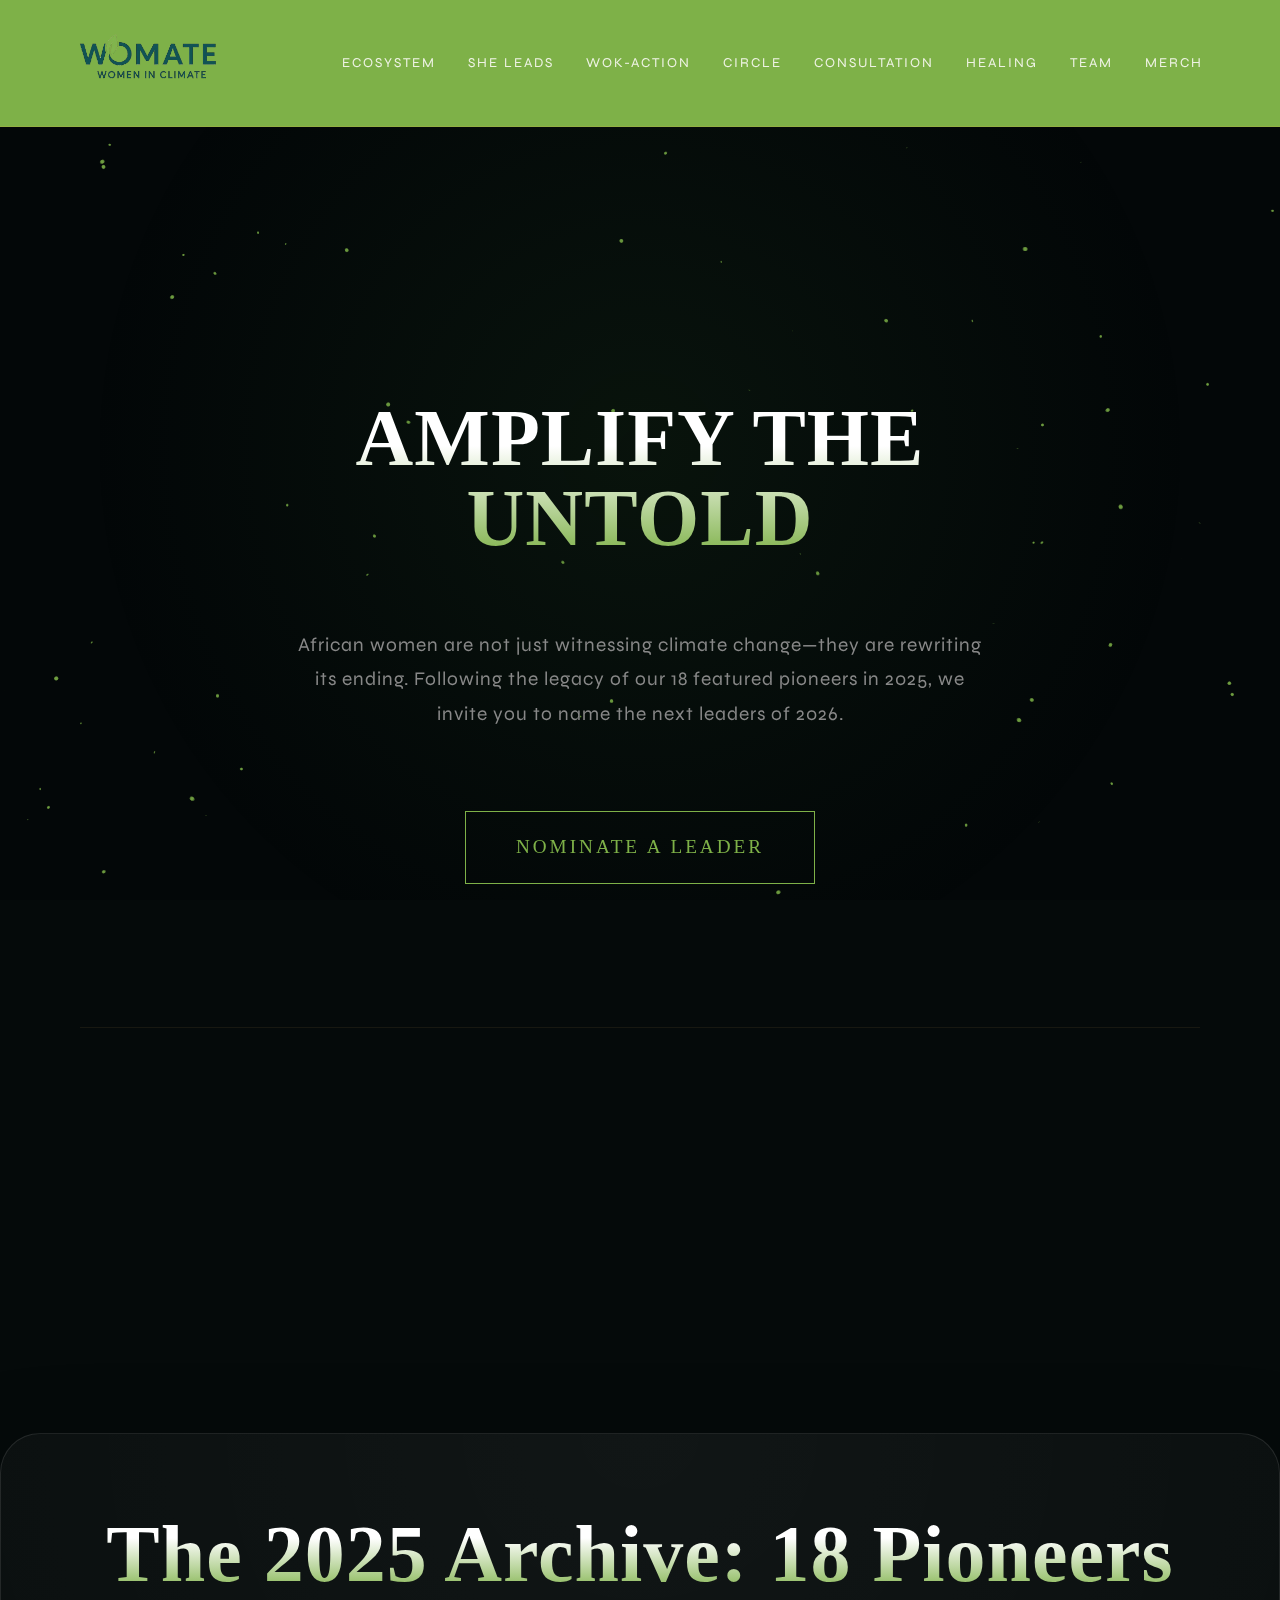
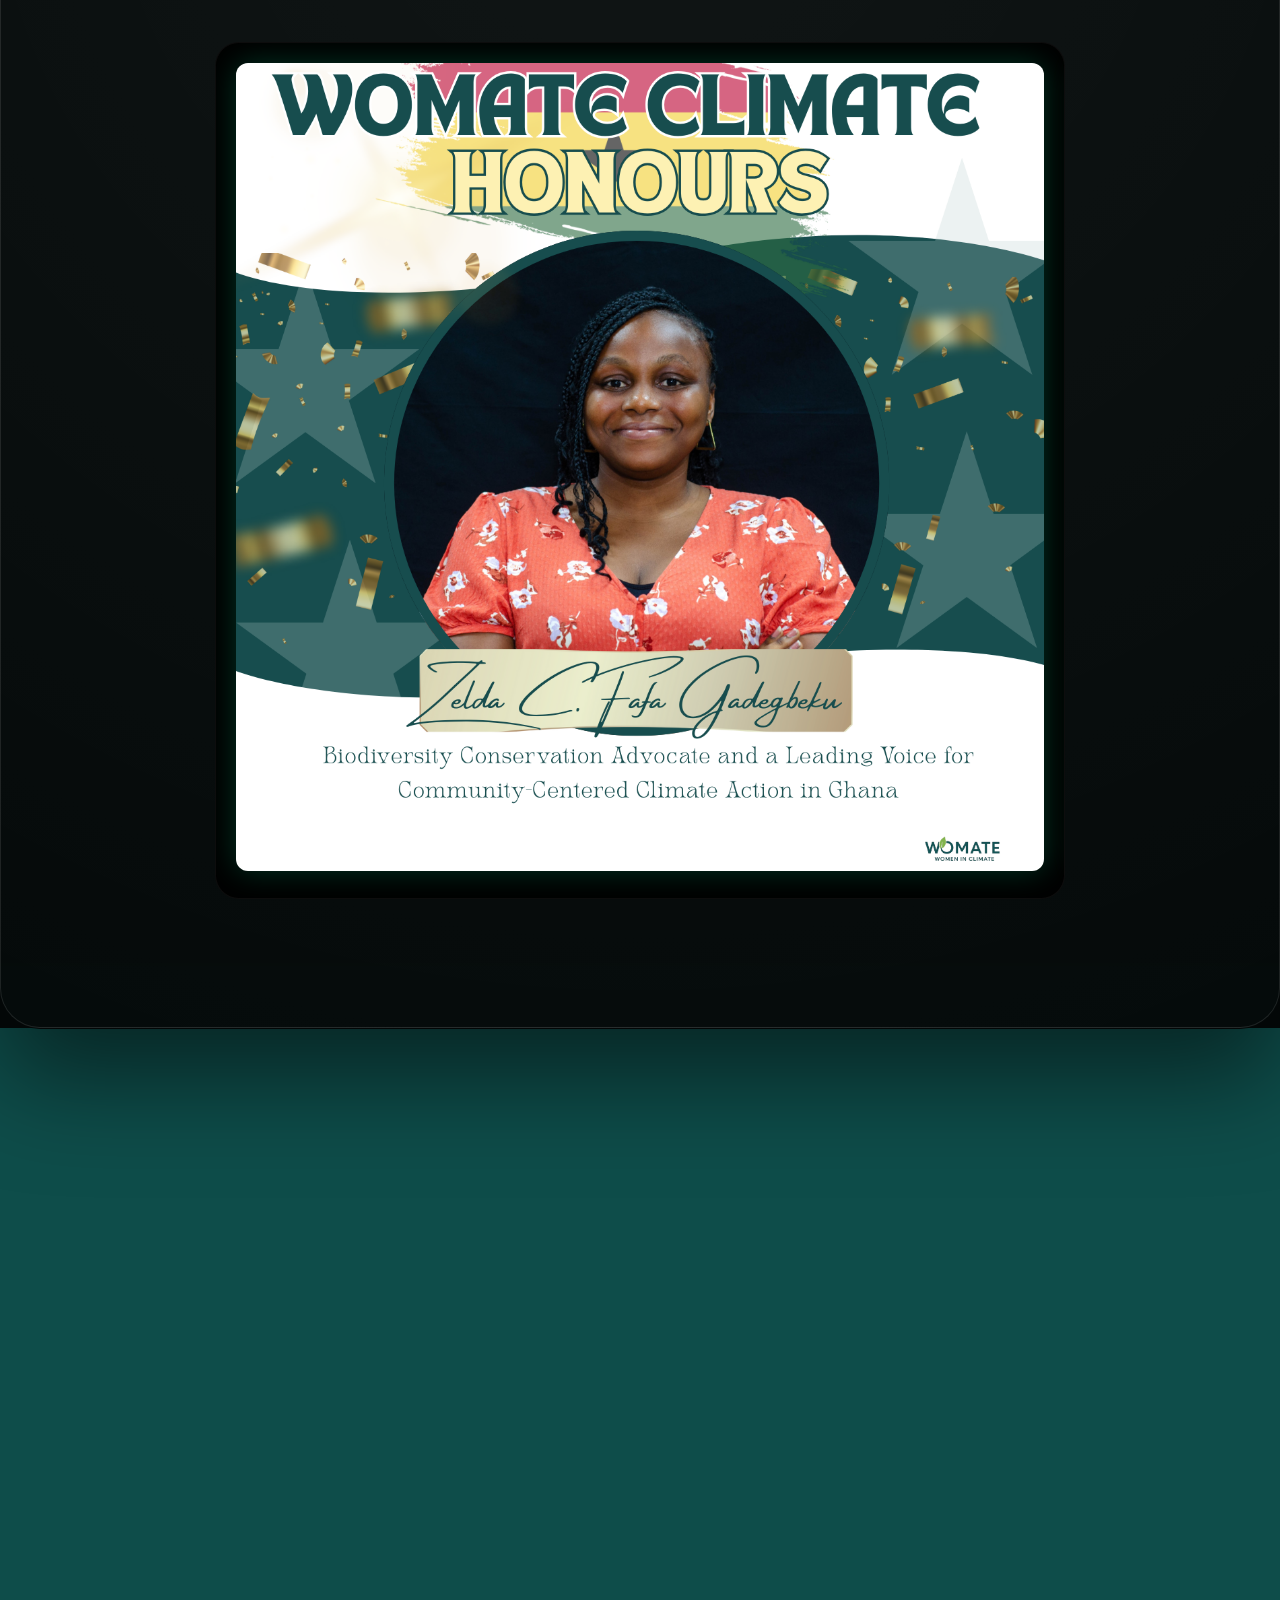
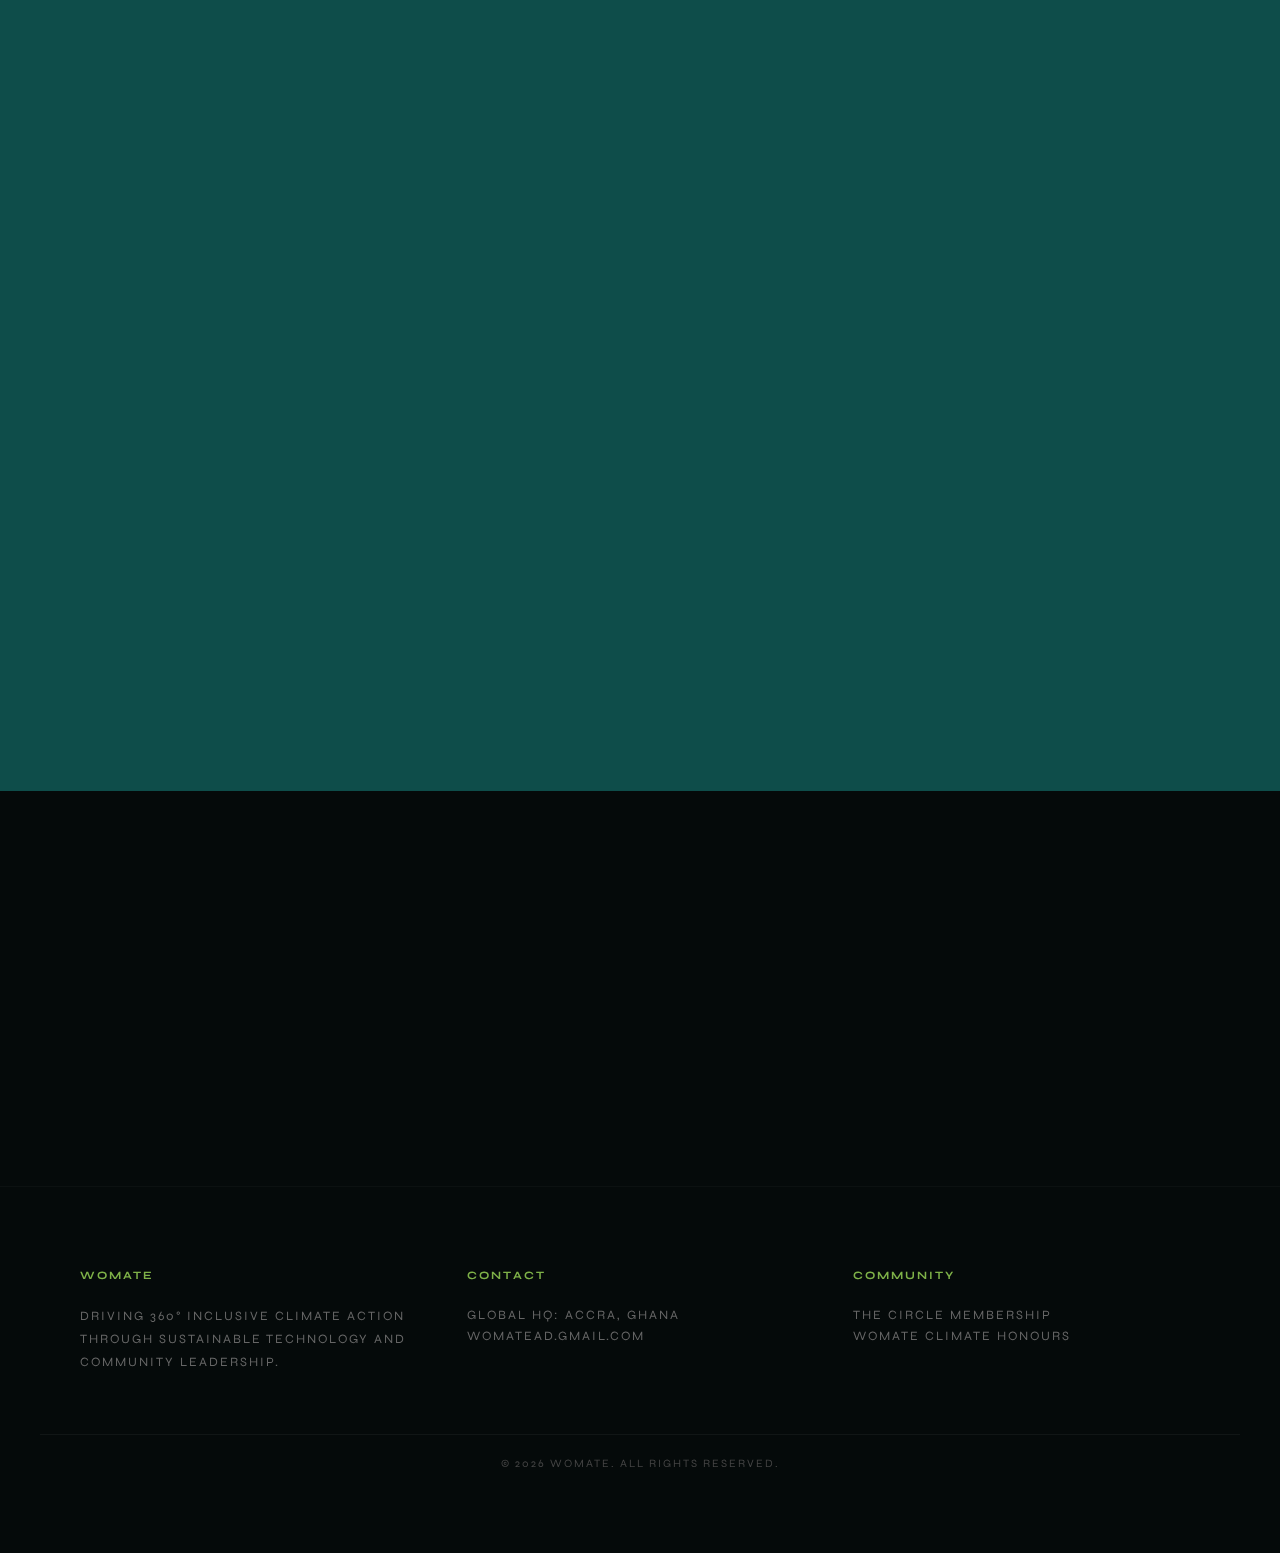
<file: CH.html>
<!DOCTYPE html>
<html lang="en">
<head>
    <meta charset="UTF-8">
    <meta name="viewport" content="width=device-width, initial-scale=1.0">
    <title>WOMATE 2026 | The Climate Honors</title>
    <link rel="preconnect" href="https://fonts.googleapis.com">
    <link href="https://fonts.googleapis.com/css2?family=Syne:wght@400;700;800&display=swap" rel="stylesheet">
    <!-- 1. Primary Meta Tags (For Google Search & Browsers) -->
    <meta name="title" content="WOMATE 2026 | The Climate Honors">
    <meta name="description" content="Womate is an ecosystem where African women rise as climate leaders, storytellers, innovators, and advocates, using technology to solve today’s pressing climate challenges.">
    <!-- 2. Open Graph / Facebook / LinkedIn / WhatsApp -->
    <meta property="og:type" content="website">
    <meta property="og:url" content="https://www.womate.org/">
    <meta property="og:title" content="WOMATE 2026 | The Climate Honors">
    <meta property="og:description" content="A platform for African women to rise as innovators and advocates using sustainable technology.">
    <!-- Fixed Image Path: Must include https:// and the leading slash for assets -->
    <meta property="og:image" content="https://www.womate.org/favicon.png">

    <!-- 3. Twitter / X -->
    <meta property="twitter:card" content="summary_large_image">
    <meta property="twitter:url" content="https://www.womate.org/">
    <meta property="twitter:title" content="WOMATE 2026 | The Climate Honors">
    <meta property="twitter:description" content="Driving inclusive climate action through technology.">
    <meta property="twitter:image" content="https://www.womate.org/favicon.png">

    <!-- 4. Schema Markup (For Google Knowledge Panel & Logo Search) -->
    <script type="application/ld+json">
    {
      "@context": "https://schema.org",
      "@type": "Organization",
      "name": "WOMATE",
      "url": "https://www.womate.org/",
      "logo": "https://www.womate.org/favicon.png",
      "description": "WOMATE is an organization dedicated to driving women-led climate action using technology.",
      "sameAs": [
        "x.com"
      ]
    }
    </script>

    <link rel="preconnect" href="https://fonts.googleapis.com">
    <link href="https://fonts.googleapis.com/css2?family=Syne:wght@400;700;800&display=swap" rel="stylesheet">
    <!-- 5. Favicons & CSS -->
    <link rel="icon" type="image/png+xml" href="favicon.png">
    <link href="assets/css/style.css" rel="stylesheet">
    <link href="assets/css/nav.css" rel="stylesheet">





    <style>
        :root {
            --deep-void: #050608;
            --ethereal-gold: #7EB148;
            --lunar-white: #FCFBF7;
            --glass: #050608;
            --transition: all 0.8s cubic-bezier(0.16, 1, 0.3, 1);
        }

        * { margin: 0; padding: 0; box-sizing: border-box; }

        body {
            background-color: var(--deep-void);
            color: var(--lunar-white);
            font-family: 'Montserrat', sans-serif;
            overflow-x: hidden;
            letter-spacing: 1px;
        }

        /* Gnosis-Inspired Sacred Geometry Background */
        .geometry-overlay {
            position: fixed;
            top: 0; left: 0; width: 100%; height: 100%;
            background: 
                radial-gradient(circle at 50% 50%, rgba(197, 160, 89, 0.05) 0%, transparent 70%),
                linear-gradient(rgba(5, 5, 5, 0.8), rgba(5, 5, 5, 0.8)),
                url('www.transparenttextures.com');
            z-index: -1;
        }

        .container { max-width: 1200px; margin: 0 auto; padding: 0 40px; }

        /* Header */
        header {
            height: 100vh;
            display: flex;
            flex-direction: column;
            justify-content: center;
            align-items: center;
            text-align: center;
        }

        .pre-title { 
            color: var(--ethereal-gold); 
            text-transform: uppercase; 
            font-size: 0.8rem; 
            letter-spacing: 5px;
            margin-bottom: 20px;
        }

        h1 {
            font-family: 'Cinzel', serif;
            font-size: clamp(2rem, 8vw, 5rem);
            line-height: 1;
            margin-bottom: 30px;
            background: linear-gradient(to bottom, #fff 30%, var(--ethereal-gold) 100%);
            -webkit-background-clip: text;
            -webkit-text-fill-color: transparent;
        }

        .hero-sub {
            max-width: 700px;
            font-weight: 200;
            font-size: 1.2rem;
            line-height: 1.8;
            color: #888;
        }

        /* 2025 Archive Section */
        .legacy-section {
            padding: 100px 0;
            border-top: 1px solid rgba(197, 160, 89, 0.1);
        }

        .counter-grid {
            display: grid;
            grid-template-columns: 1fr 1fr;
            gap: 40px;
            align-items: center;
        }

        .stat-box {
            font-family: 'Cinzel', serif;
            font-size: 8rem;
            color: rgba(197, 160, 89, 0.1);
            position: relative;
        }

        .stat-label {
            position: absolute;
            top: 50%; left: 0;
            font-family: 'Montserrat', sans-serif;
            font-size: 1.5rem;
            color: var(--lunar-white);
            text-transform: uppercase;
        }

        /* Nomination Cards */
        .nomination-grid {
            display: grid;
            grid-template-columns: repeat(auto-fit, minmax(300px, 1fr));
            gap: 20px;
            margin: 50px 0;
        }

        .nominator-card {
            background: var(--glass);
            border: 1px solid rgba(255, 255, 255, 0.05);
            padding: 40px;
            position: relative;
            overflow: hidden;
            transition: var(--transition);
        }

        .nominator-card:hover {
            border-color: var(--ethereal-gold);
            transform: translateY(-5px);
            background: rgba(197, 160, 89, 0.02);
        }

        .nominator-card h3 {
            font-family: 'Cinzel', serif;
            color: var(--ethereal-gold);
            margin-bottom: 15px;
        }

        /* The Nomination CTA */
        .action-zone {
            padding: 150px 0;
            text-align: center;
            background: radial-gradient(circle at center, #111 0%, var(--deep-void) 100%);
        }

        .btn-nominate {
            display: inline-block;
            padding: 20px 50px;
            border: 1px solid var(--ethereal-gold);
            color: var(--ethereal-gold);
            text-decoration: none;
            font-family: 'Cinzel', serif;
            font-size: 1.2rem;
            letter-spacing: 3px;
            position: relative;
            transition: var(--transition);
            cursor: pointer;
            background: transparent;
        }

        .btn-nominate:hover {
            background: var(--ethereal-gold);
            color: #000;
            box-shadow: 0 0 50px rgba(197, 160, 89, 0.3);
        }

        /* Membership List */
        .benefits-list {
            list-style: none;
            margin-top: 30px;
            text-align: left;
        }

        .benefits-list li {
            padding: 15px 0;
            border-bottom: 1px solid rgba(255,255,255,0.05);
            display: flex;
            align-items: center;
        }

        .benefits-list li::before {
            content: "◆";
            color: var(--ethereal-gold);
            margin-right: 15px;
            font-size: 0.8rem;
        }

        /* JS Reveal Class */
        .reveal {
            opacity: 0;
            transform: translateY(40px);
            transition: var(--transition);
        }

        .reveal.visible {
            opacity: 1;
            transform: translateY(0);
        }

        footer {
            padding: 60px;
            text-align: center;
            font-size: 0.7rem;
            color: #444;
            text-transform: uppercase;
            letter-spacing: 2px;
        }
    </style>
     <link
    rel="stylesheet"
    href="https://cdnjs.cloudflare.com/ajax/libs/animate.css/4.1.1/animate.min.css"
  />
</head>
<body>

    <canvas id="pleroma-canvas"></canvas>
<div class="universe-overlay"></div>

<!-- NAV -->
<nav class="divine-nav">
   <a href="index.html">
  <img src="assets/img/logo.svg" alt="WOMATE">
</a>


   <button class="nav-toggle akashic-hub" aria-label="Access Akashic Records" onclick="this.classList.toggle('active')">
    <div class="ring"></div>
    <div class="cube">
        <span class="face front"></span>
        <span class="face back"></span>
        <span class="face side"></span>
    </div>
    <div class="plus-seal">+</div>
</button>
    <div class="nav-links">
        <div class="nav-veil"></div>
         <!-- CLOSE BUTTON -->
    <button class="nav-close" aria-label="Close Menu">&times;</button>


        <a href="index.html">Ecosystem</a>
        <a href="She-leads.html">She Leads</a>
        <a href="wok.html">WoK-Action</a>
        <a href="circle.html">Circle</a>
        <a href="research.html">Consultation</a>
        <a href="heal.html">Healing</a>
        <a href="team.html" >Team</a>
        <a href="merch.html" >Merch</a>
    </div>
</nav>


    <div class="container">
        <header>
            <br /><br /> <br /><br /> <br />
            <h1 class="reveal">AMPLIFY THE UNTOLD</h1>
            <p class="hero-sub reveal">
                African women are not just witnessing climate change—they are rewriting its ending. 
                Following the legacy of our 18 featured pioneers in 2025, we invite you to name the next leaders of 2026.
            </p>
            <div style="margin-top: 40px;" class="reveal">
                <a href="#nominate" class="btn-nominate">NOMINATE A LEADER</a>
            </div>
        </header>
        <div class="legacy-section" >
            <div class="counter-grid">
                <div class="stat-box reveal">
                    18
                    <div class="stat-label">Voices Elevated In 2025</div>
                </div>
                <div class="reveal">
                    <h2 style="font-family: 'Cinzel'; margin-bottom: 20px;">The Journey to October 2026</h2>
                    <p style="color: #888;">We are building a 360° ecosystem. Featured changemakers gain access to the WOMATE Circle and priority eligibility for the Global Awards 2027.</p>
                </div>
            </div>
        </div>  
    </div>

    
         <div class="cert-reveal-card reveal-node active" id="mainCard">
        <!-- Ambient Background (2026 Aura) -->
        <h1 class="kinetic-text" id="header" style="text-align: center;">The 2025 Archive: 18 Pioneers</h1>       
        <div class="cert-carousel-wrapper">
            <div class="gloss-overlay  glass-aura"></div>       
            <div class="cert-track" id="certTrack">
                <div class="cert-slide"><img src="assets/img/CH/36.png"  class="cert-image-display"></div>
                <div class="cert-slide"><img src="assets/img/CH/66.jpg"  class="cert-image-display"></div>
                <div class="cert-slide"><img src="assets/img/CH/c1.png"class="cert-image-display"></div>
                <div class="cert-slide"><img src="assets/img/CH/c10.png"  class="cert-image-display"></div>
                <div class="cert-slide"><img src="assets/img/CH/c12.png"  class="cert-image-display"></div>
                <div class="cert-slide"><img src="assets/img/CH/c2.png"class="cert-image-display"></div>
                <div class="cert-slide"><img src="assets/img/CH/c3.png"  class="cert-image-display"></div>
                <div class="cert-slide"><img src="assets/img/CH/c44.png"  class="cert-image-display"></div>
                <div class="cert-slide"><img src="assets/img/CH/c4444.png"class="cert-image-display"></div>
                <div class="cert-slide"><img src="assets/img/CH/c5.png"  class="cert-image-display"></div>
                <div class="cert-slide"><img src="assets/img/CH/c6.png"  class="cert-image-display"></div>
                <div class="cert-slide"><img src="assets/img/CH/c9.png"class="cert-image-display"></div>
                <div class="cert-slide"><img src="assets/img/CH/CC.png"  class="cert-image-display"></div>
                <div class="cert-slide"><img src="assets/img/CH/ch1.jpg"  class="cert-image-display"></div>
                <div class="cert-slide"><img src="assets/img/CH/ch2.jpg"class="cert-image-display"></div>
                <div class="cert-slide"><img src="assets/img/CH/ch3.jpg"  class="cert-image-display"></div>
                <div class="cert-slide"><img src="assets/img/CH/CHJ.png"  class="cert-image-display"></div>
                <div class="cert-slide"><img src="assets/img/CH/NEW.png"class="cert-image-display"></div>
            </div>
        </div>
        </div>

        <style>
    /* 2026 LUXURY "LIQUID GLASS" THEME */
    :root {
        --brand-accent: #00ffaa;
        --dark-bg: #050a0a;
        --glass: rgba(255, 255, 255, 0.03);
    }

    body { background-color: var(--dark-bg); font-family: 'Syne', sans-serif; }

    .cert-reveal-card {
        background: radial-gradient(120% 120% at 50% 0%, rgba(255,255,255,0.05) 0%, transparent 100%);
        backdrop-filter: blur(60px);
        border: 1px solid rgba(255, 255, 255, 0.1);
        border-radius: 40px;
        padding: 5rem 2rem;
        position: relative;
        overflow: hidden;
        box-shadow: 0 50px 100px rgba(0,0,0,0.5);
    }

    /* 2026 Ambient Aura */
    .glass-aura {
        position: absolute;
        top: -20%; left: 50%; transform: translateX(-50%);
        width: 80%; height: 60%;
        background: radial-gradient(circle, rgba(0, 255, 170, 0.08) 0%, transparent 70%);
        pointer-events: none;
    }

    .label {
        font-family: 'JetBrains Mono';
        color: var(--brand-accent);
        letter-spacing: 5px;
        font-size: 0.7rem;
        opacity: 0.6;
    }

    /* CAROUSEL WITH CINEMATIC ZOOM */
    .cert-carousel-wrapper {
        position: relative;
        max-width: 850px;
        margin: 3rem auto;
        border-radius: 24px;
        overflow: hidden;
        border: 1px solid rgba(255, 255, 255, 0.05);
        background: #000;
        /* Snappy Reveal Animation */
        animation: revealZoom 1s cubic-bezier(0.19, 1, 0.22, 1) forwards;
    }

    @keyframes revealZoom {
        0% { transform: scale(0.9) translateY(40px); opacity: 0; }
        100% { transform: scale(1) translateY(0); opacity: 1; }
    }

    .cert-track {
        display: flex;
        transition: transform 0.8s cubic-bezier(0.65, 0, 0.35, 1);
    }

    .cert-slide { min-width: 100%; padding: 20px; box-sizing: border-box; }

    .cert-image-display {
        width: 100%;
        height: auto;
        border-radius: 12px;
        /* Persistent Glow Highlight */
        filter: drop-shadow(0 0 15px rgba(0, 255, 170, 0.2));
        transition: filter 0.5s ease;
    }

    /* Moving Gloss Sweep */
    .gloss-overlay {
        position: absolute;
        top: 0; left: -100%;
        width: 60%; height: 100%;
        background: linear-gradient(110deg, transparent, rgba(255,255,255,0.08), transparent);
        z-index: 5;
        pointer-events: none;
        animation: luxSwipe 8s infinite ease-in-out;
    }

    @keyframes luxSwipe {
        0% { left: -100%; }
        20% { left: 120%; }
        100% { left: 120%; }
    }

    /* MODERN CTA */
    .premium-btn {
        background: #fff; /* High contrast minimalist white */
        color: #000;
        border: none;
        padding: 1.2rem 4rem;
        font-family: 'JetBrains Mono';
        font-weight: 800;
        text-transform: uppercase;
        letter-spacing: 2px;
        border-radius: 2px; /* Brutalist edge */
        cursor: pointer;
        transition: all 0.3s;
    }

    .premium-btn:hover {
        background: var(--brand-accent);
        box-shadow: 0 0 30px rgba(0, 255, 170, 0.5);
        transform: translateY(-2px);
    }
        </style>
        
        <script>
    document.addEventListener('DOMContentLoaded', () => {
        const track = document.getElementById('certTrack');
        const slides = document.querySelectorAll('.cert-slide');
        let index = 0;

        // Smart Carousel Logic
        function autoSlide() {
            index = (index + 1) % slides.length;
            track.style.transform = `translateX(-${index * 100}%)`;
        }
        setInterval(autoSlide, 5000);

        // Minimalist Background Particles
        const canvas = document.getElementById('bg-canvas');
        const ctx = canvas.getContext('2d');
        canvas.width = canvas.offsetWidth;
        canvas.height = canvas.offsetHeight;
        
        const pts = Array.from({length: 20}, () => ({
            x: Math.random() * canvas.width,
            y: Math.random() * canvas.height,
            s: Math.random() * 0.4 + 0.1
        }));

        function render() {
            ctx.clearRect(0,0,canvas.width, canvas.height);
            ctx.fillStyle = "rgba(0, 255, 170, 0.1)";
            pts.forEach(p => {
                p.y -= p.s;
                if(p.y < 0) p.y = canvas.height;
                ctx.beginPath(); ctx.arc(p.x, p.y, 0.8, 0, Math.PI*2); ctx.fill();
            });
            requestAnimationFrame(render);
        }
        render();
    });
        </script>
   



<div id="nominate" class="action-zone" style="background: #0E4D4A;">
            <h2 class="reveal" style="font-family: 'Cinzel'; font-size: 2.5rem; margin-bottom: 20px;">Is the story yours to tell?</h2>
            <p class="reveal" style="color: #888; max-width: 600px; margin: 0 auto 50px;">
                Whether it is your own innovation or a woman leading in your community, we see you. 
                Fill the scroll below to activate membership and qualify for the spotlight.
            </p>

            <div class="nomination-grid">
                <div class="nominator-card reveal">
                    <h3>The Spotlight</h3>
                    <p>Be featured in our upcoming Digital Magazine and Global Spotlight series.</p>
                </div>
                <div class="nominator-card reveal">
                    <h3>The Circle</h3>
                    <p>One-year access to the Membership Community for networking and collaboration.</p>
                </div>
                <div class="nominator-card reveal">
                    <h3>The Honor</h3>
                    <p>Direct nomination path for the WOMATE Global Awards in 2027</p>
                </div>
            </div>

            <!-- Placeholder for your Form Embed -->
           <!-- NOMINATION FORM INTEGRATION -->
<div class="form-reveal-wrapper reveal">
    <div class="form-glass-container">
        <!-- The Actual JotForm -->
        <iframe
            id="JotFormIFrame-260154019157048"
            title="African Women in Climate Change Story Submission"
            onload="window.parent.scrollTo(0,0)"
            allowtransparency="true"
            allow="geolocation; microphone; camera; fullscreen; payment"
            src="https://form.jotform.com/260154019157048"
            frameborder="0"
            style="min-width:100%; max-width:100%; height:539px; border:none;"
            scrolling="no"
        >
        </iframe>
    </div>
</div>

<!-- JotForm Official Handler (Required for Auto-Resize) -->
<script src='https://cdn.jotfor.ms/s/umd/latest/for-form-embed-handler.js'></script>
<script>
    window.jotformEmbedHandler("iframe[id='JotFormIFrame-260154019157048']", "https://form.jotform.com/")
</script>

<style>
    /* 2026 LUXURY FORM STYLING */
    .form-reveal-wrapper {
        margin-top: 60px;
        position: relative;
        width: 100%;
        max-width: 900px;
        margin-left: auto;
        margin-right: auto;
    }

    .form-glass-container {
        background: rgba(255, 255, 255, 0.02);
        backdrop-filter: blur(40px);
        border: 1px solid rgba(197, 160, 89, 0.2); /* Matches your gold/luminary theme */
        border-radius: 24px;
        padding: 20px;
        box-shadow: 0 40px 100px rgba(0, 0, 0, 0.4);
        overflow: hidden;
        transition: border 0.3s ease;
    }

    .form-glass-container:hover {
        border-color: rgba(197, 160, 89, 0.5);
    }

    /* Custom Scrollbar for the form area */
    .form-glass-container::-webkit-scrollbar {
        width: 6px;
    }
    .form-glass-container::-webkit-scrollbar-thumb {
        background: rgba(197, 160, 89, 0.3);
        border-radius: 10px;
    }

    /* Ensure the reveal animation works with your existing script */
    .reveal {
        opacity: 0;
        transform: translateY(30px);
        transition: all 1s cubic-bezier(0.19, 1, 0.22, 1);
    }
    .reveal.active {
        opacity: 1;
        transform: translateY(0);
    }
</style>

        </div>

 <div class="container reveal" style="padding-bottom: 100px; background: #0E4D4A;">
            <h2 style="font-family: 'Cinzel'; text-align: center;">Membership Benefits</h2>
            <ul class="benefits-list">
                <li>Exclusive platform for cross-continental networking</li>
                <li>Priority invitations to 2026 climate summits and workshops</li>
                <li>Early access to volunteer roles and technological project collaborations</li>
                <li>Strategic visibility across WOMATE’s 360° ecosystem</li>
            </ul>
        </div>

  

 <!-- UPDATED CONTACT-RICH FOOTER -->
<footer style="padding: 80px 40px;">
    <div class="container" style="display:grid; grid-template-columns: repeat(auto-fit, minmax(200px, 1fr)); gap:40px; text-align:left;">
        <div>
            <h4 style="color:var(--ethereal-gold); margin-bottom:20px;">WOMATE</h4>
            <p style="font-size:0.8rem; color:#666; line-height:1.8;">Driving 360° inclusive climate action through sustainable technology and community leadership.</p>
        </div>
        <div>
            <h4 style="color:var(--ethereal-gold); margin-bottom:20px;">Contact</h4>
            <p style="font-size:0.8rem; color:#666;">Global HQ: Accra, Ghana</p>
            <p style="font-size:0.8rem; color:#666;">womatead.gmail.com</p>
        </div>
        <div>
            <h4 style="color:var(--ethereal-gold); margin-bottom:20px;">Community</h4>
            <ul style="list-style:none; font-size:0.8rem; color:#666;">
                <li><a href="circle.html" style="color:#666; text-decoration:none;">The Circle Membership</a></li>
                <li><a href="CH.html" style="color:#666; text-decoration:none;">WOMATE CLIMATE HONOURS</a></li>
            </ul>
        </div>
    </div>
    <div style="margin-top:60px; border-top:1px solid rgba(255,255,255,0.05); padding-top:20px; text-align:center;">
        <p>© 2026 WOMATE. All Rights Reserved.</p>
    </div>
</footer>

    <script>
        // Scroll Reveal Logic
        const observer = new IntersectionObserver((entries) => {
            entries.forEach(entry => {
                if (entry.isIntersecting) {
                    entry.target.classList.add('visible');
                }
            });
        }, { threshold: 0.1 });

        document.querySelectorAll('.reveal').forEach(el => observer.observe(el));

        // Subtle Mouse Parallax for "Sacred Geometry" feel
        document.addEventListener('mousemove', (e) => {
            const x = (e.clientX / window.innerWidth) - 0.5;
            const y = (e.clientY / window.innerHeight) - 0.5;
            document.querySelector('.geometry-overlay').style.transform = 
                `translate(${x * 20}px, ${y * 20}px)`;
        });
    </script>
    <script src="assets/js/style.js"></script>
</body>
</html>
</file>
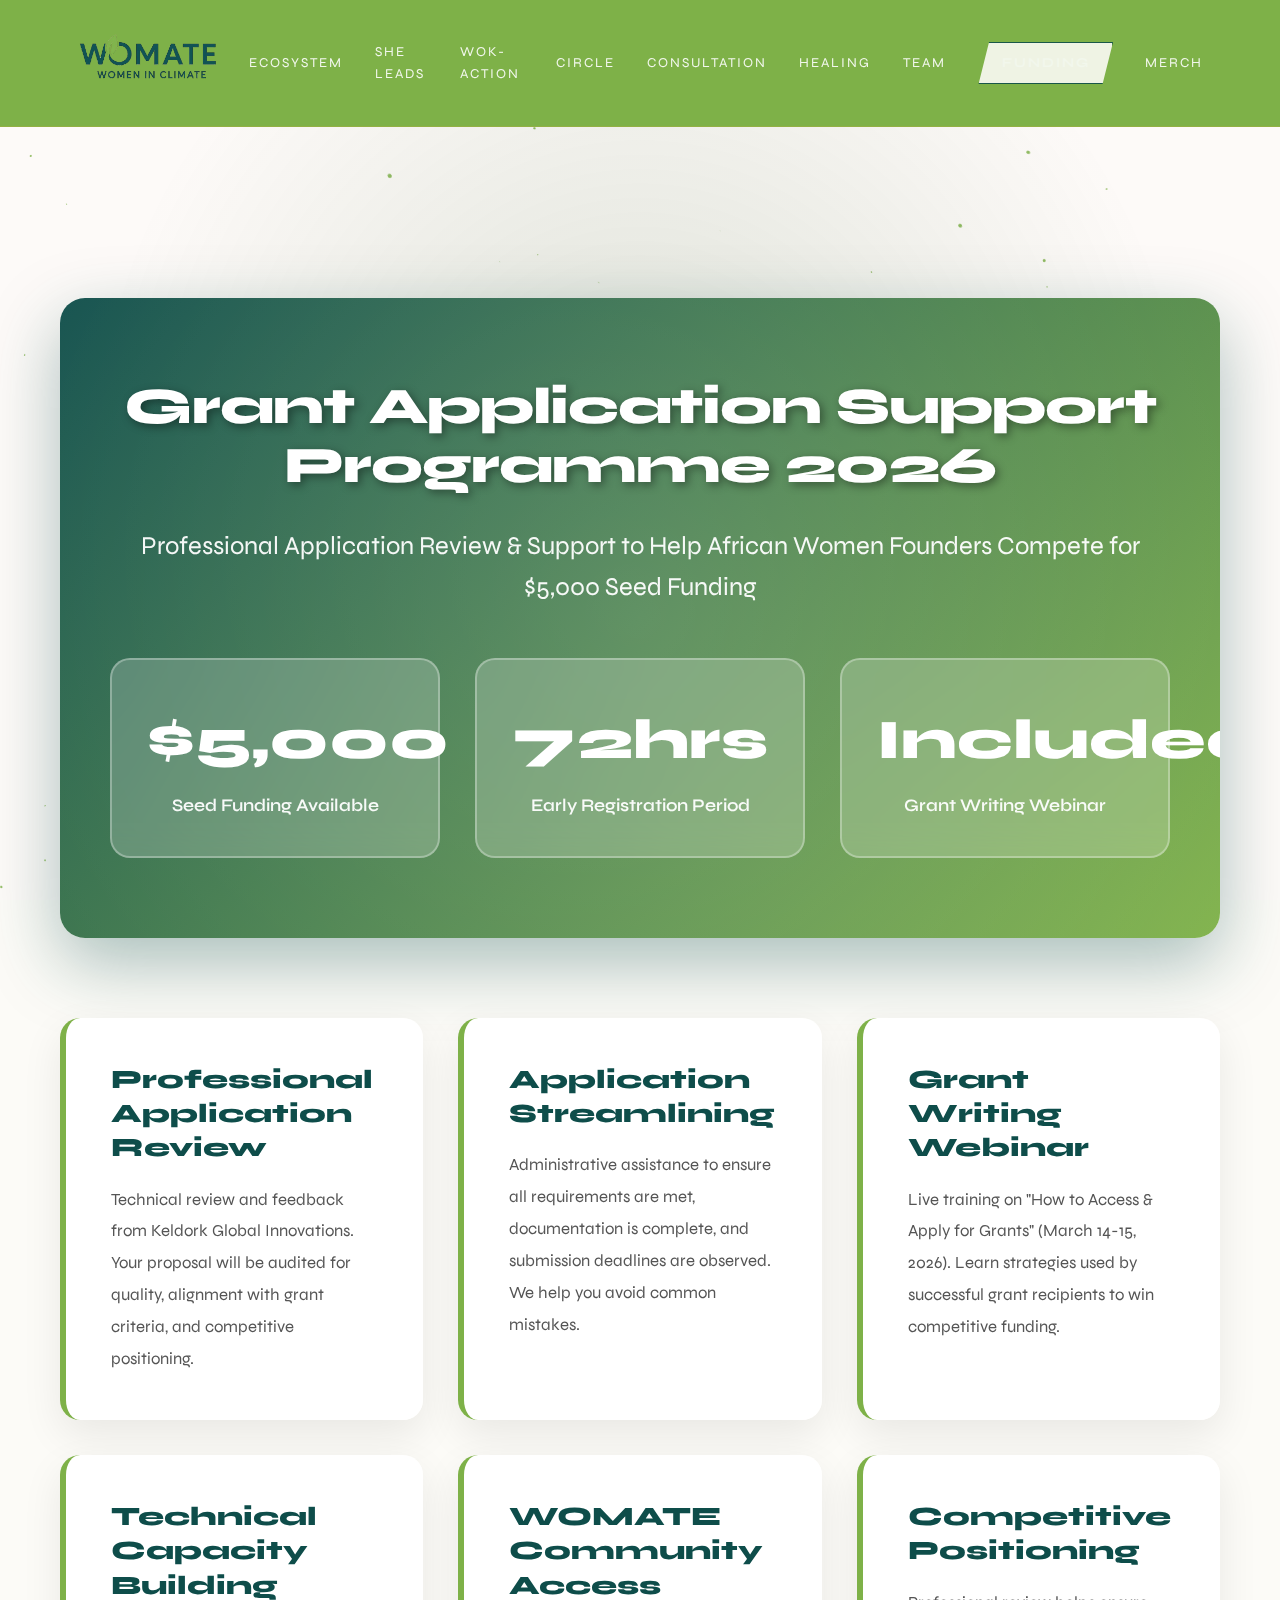
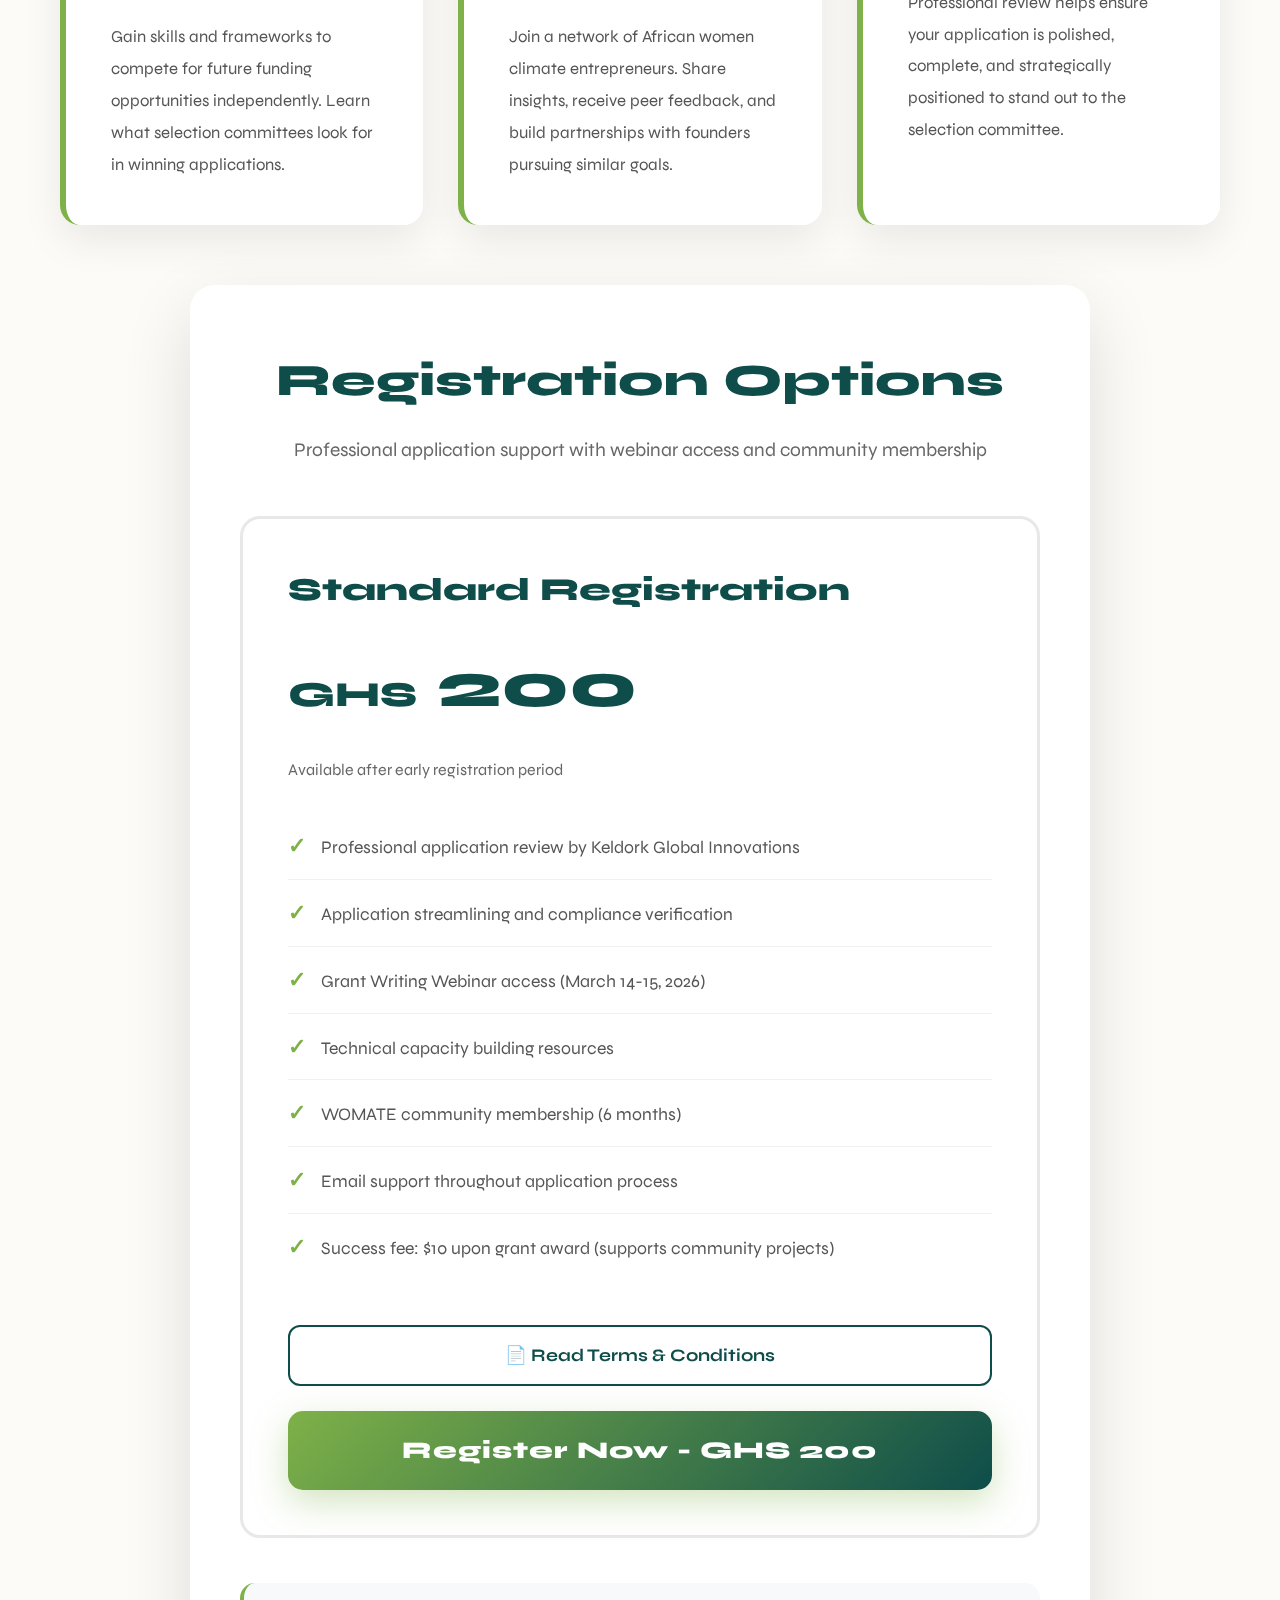
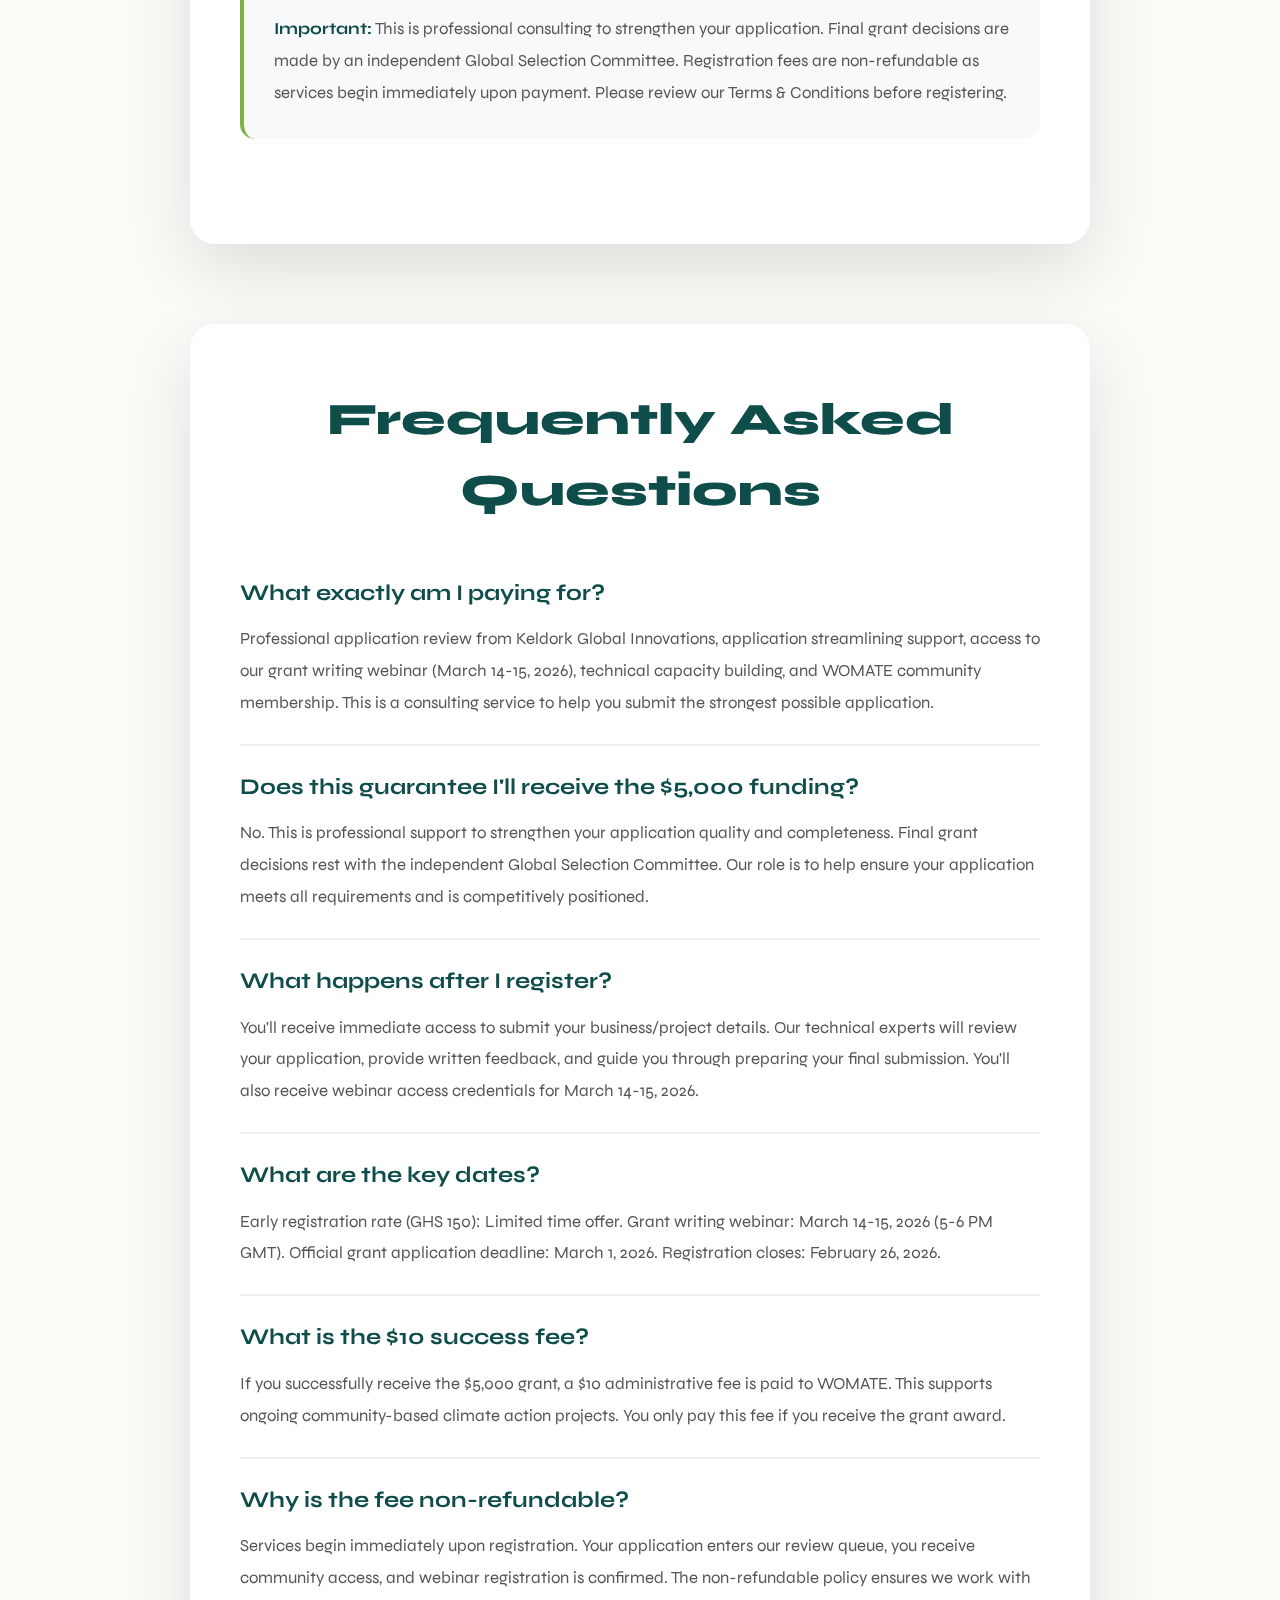
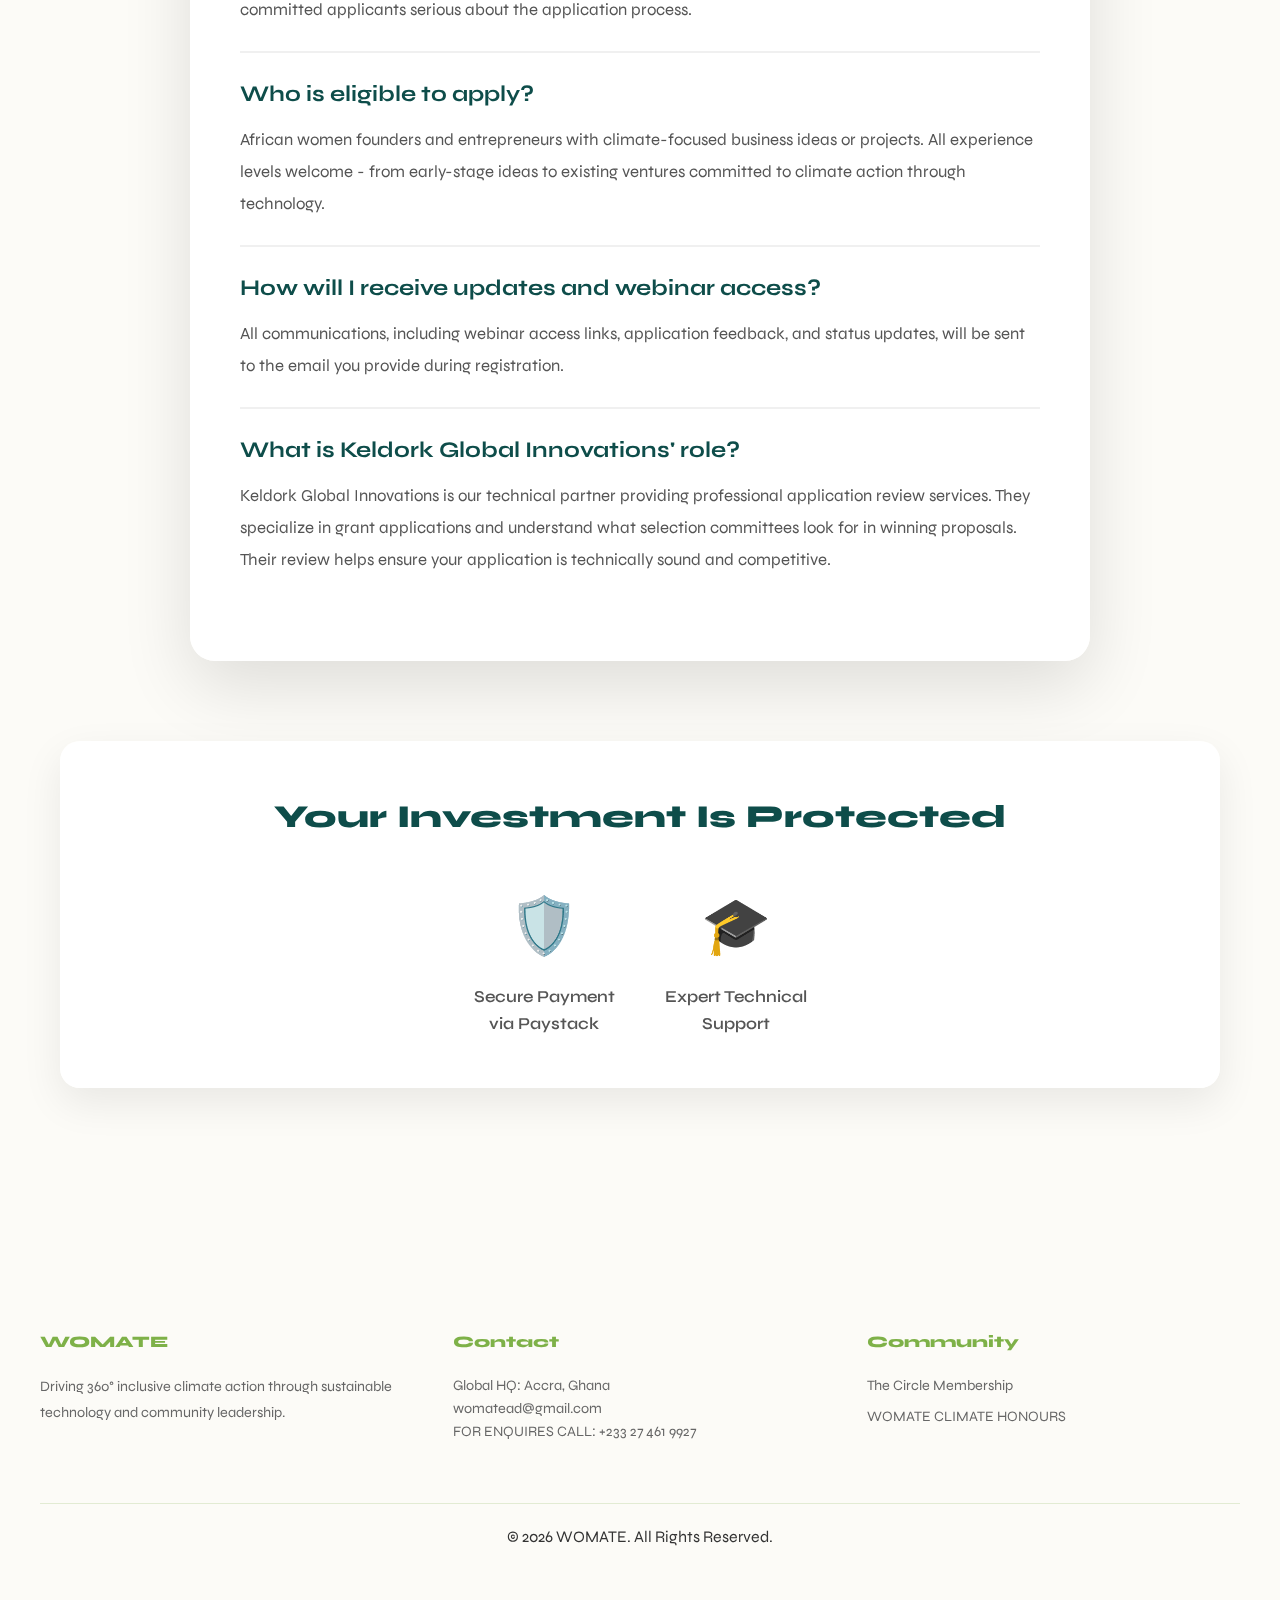
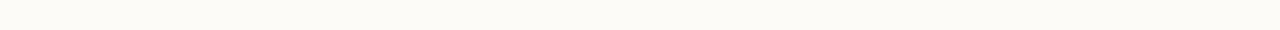
<file: Funding.html>
<!DOCTYPE html>
<html lang="en">
<head>
    <meta charset="UTF-8">
    <meta name="viewport" content="width=device-width, initial-scale=1.0">
    <title>WOMATE Grant Application Support Programme 2026</title>
    <meta name="title" content="WOMATE | Grant Application Support">
    <meta name="description" content="Professional application review and support for African women founders competing for $5,000 seed funding">
    <link rel="preconnect" href="https://fonts.googleapis.com">
    <link href="https://fonts.googleapis.com/css2?family=Syne:wght@400;700&display=swap" rel="stylesheet">
    <script type="application/ld+json">
{
  "@context": "https://schema.org",
  "@type": "Organization",
  "name": "WOMATE",
  "url": "https://www.womate.org/",
  "logo": "https://www.womate.org/favicon.png",
  "description": "WOMATE is an organization dedicated to driving women-led climate action using technology."
}
</script>
    <script src="https://js.paystack.co/v1/inline.js"></script>
    <link rel="icon" type="image/png" href="favicon.png">
    <link rel="apple-touch-icon" href="favicon.png">
    <link rel="shortcut icon" type="image/png" href="favicon.png">
    <link href="assets/css/style.css" rel="stylesheet">
    <link href="assets/css/nav.css" rel="stylesheet">
    <style>
        :root {
            --womate-gold: #7EB148;
            --ethereal-gold: #7EB148;
            --life-green: #0E4D4A;
            --earth-clay: #7EB148;
            --void-black: #FCFBF7;
            --divine-white: #FFFFFF;
        }

        * {
            margin: 0;
            padding: 0;
            box-sizing: border-box;
        }

        body {
            font-family: 'Syne', 'Segoe UI', sans-serif;
            background: var(--void-black);
            color: #333;
            line-height: 1.6;
            min-height: 100vh;
            position: relative;
        }

        /* Canvas Background */
        #pleroma-canvas {
            position: fixed;
            top: 0;
            left: 0;
            width: 100%;
            height: 100%;
            z-index: 0;
            pointer-events: none;
        }

        .universe-overlay {
            position: fixed;
            top: 0;
            left: 0;
            width: 100%;
            height: 100%;
            z-index: 1;
            pointer-events: none;
        }

        /* Content Wrapper */
        .content-wrapper {
            position: relative;
            z-index: 10;
        }

        /* Landing Section */
        .landing-section {
            max-width: 1200px;
            margin: 0 auto;
            padding: 120px 20px 80px;
            display: block;
        }

        .landing-section.hidden {
            display: none;
        }

        .hero-container {
            background: linear-gradient(135deg, var(--life-green), var(--womate-gold));
            border-radius: 25px;
            padding: 80px 50px;
            text-align: center;
            color: white;
            position: relative;
            overflow: hidden;
            box-shadow: 0 25px 70px rgba(14, 77, 74, 0.35);
            margin-bottom: 80px;
        }

        .hero-container::before {
            content: '';
            position: absolute;
            top: -50%;
            right: -50%;
            width: 200%;
            height: 200%;
            background: radial-gradient(circle, rgba(255,255,255,0.15) 0%, transparent 70%);
            animation: pulseGlow 6s ease-in-out infinite;
        }

        @keyframes pulseGlow {
            0%, 100% { transform: scale(1) rotate(0deg); opacity: 0.4; }
            50% { transform: scale(1.1) rotate(5deg); opacity: 0.7; }
        }

        .hero-container h1 {
            font-family: 'Syne', sans-serif;
            font-size: 3.2rem;
            font-weight: 800;
            margin-bottom: 30px;
            position: relative;
            z-index: 1;
            text-shadow: 3px 3px 10px rgba(0, 0, 0, 0.4);
            line-height: 1.15;
            letter-spacing: -1px;
        }

        .hero-container .subtitle {
            font-family: 'Syne', sans-serif;
            font-size: 1.6rem;
            opacity: 0.95;
            position: relative;
            z-index: 1;
            margin-bottom: 50px;
            font-weight: 400;
            line-height: 1.6;
        }

        .hero-stats {
            display: grid;
            grid-template-columns: repeat(auto-fit, minmax(220px, 1fr));
            gap: 35px;
            margin-top: 50px;
            position: relative;
            z-index: 1;
        }

        .stat-box {
            background: rgba(255, 255, 255, 0.2);
            backdrop-filter: blur(15px);
            padding: 35px;
            border-radius: 20px;
            border: 2px solid rgba(255, 255, 255, 0.3);
            transition: all 0.4s ease;
        }

        .stat-box:hover {
            transform: translateY(-5px);
            background: rgba(255, 255, 255, 0.25);
            box-shadow: 0 15px 35px rgba(0, 0, 0, 0.3);
        }

        .stat-number {
            font-family: 'Syne', sans-serif;
            font-size: 3.5rem;
            font-weight: 800;
            display: block;
            margin-bottom: 8px;
        }

        .stat-label {
            font-family: 'Syne', sans-serif;
            font-size: 1.1rem;
            opacity: 0.95;
            font-weight: 600;
        }

        /* Content Boxes */
        .content-grid {
            display: grid;
            grid-template-columns: repeat(auto-fit, minmax(320px, 1fr));
            gap: 35px;
            margin: 60px 0;
        }

        .benefit-card {
            background: rgba(255, 255, 255, 0.95);
            backdrop-filter: blur(10px);
            border-radius: 20px;
            padding: 45px;
            box-shadow: 0 15px 40px rgba(0, 0, 0, 0.08);
            transition: all 0.4s ease;
            border-left: 6px solid var(--womate-gold);
        }

        .benefit-card:hover {
            transform: translateY(-8px);
            box-shadow: 0 20px 50px rgba(126, 177, 72, 0.2);
            background: rgba(255, 255, 255, 1);
        }

        .benefit-card h3 {
            font-family: 'Syne', sans-serif;
            color: var(--life-green);
            font-size: 1.65rem;
            margin-bottom: 18px;
            font-weight: 800;
            line-height: 1.3;
        }

        .benefit-card p {
            color: #555;
            line-height: 1.9;
            font-size: 1.05rem;
        }

        /* Countdown Box */
        .countdown-box {
            background: linear-gradient(135deg, var(--life-green), var(--womate-gold));
            color: white;
            padding: 50px 45px;
            border-radius: 20px;
            text-align: center;
            margin: 60px 0;
            box-shadow: 0 20px 50px rgba(14, 77, 74, 0.35);
            position: relative;
            overflow: hidden;
        }

        .countdown-box h2 {
            font-family: 'Syne', sans-serif;
            font-size: 2.5rem;
            margin-bottom: 20px;
            font-weight: 800;
            position: relative;
            z-index: 1;
        }

        .countdown {
            font-family: 'Syne', sans-serif;
            font-size: 4rem;
            font-weight: 800;
            margin: 30px 0;
            text-shadow: 3px 3px 6px rgba(0, 0, 0, 0.3);
            position: relative;
            z-index: 1;
        }

        .countdown-text {
            font-size: 1.3rem;
            margin-bottom: 15px;
            position: relative;
            z-index: 1;
        }

        /* Pricing */
        .pricing-container {
            background: rgba(255, 255, 255, 0.95);
            backdrop-filter: blur(10px);
            border-radius: 25px;
            padding: 60px 50px;
            max-width: 900px;
            margin: 60px auto;
            box-shadow: 0 25px 70px rgba(0, 0, 0, 0.12);
        }

        .pricing-header {
            text-align: center;
            margin-bottom: 50px;
        }

        .pricing-header h2 {
            font-family: 'Syne', sans-serif;
            color: var(--life-green);
            font-size: 2.8rem;
            margin-bottom: 18px;
            font-weight: 800;
        }

        .pricing-header p {
            color: #666;
            font-size: 1.2rem;
        }

        .pricing-options {
            display: grid;
            gap: 30px;
        }
        
        .pricing-card {
            border: 3px solid #e8e8e8;
            border-radius: 20px;
            padding: 45px;
            transition: all 0.4s ease;
            position: relative;
            background: white;
        }

        .pricing-card:hover {
            border-color: var(--womate-gold);
            transform: scale(1.02);
            box-shadow: 0 15px 40px rgba(126, 177, 72, 0.25);
        }

        .pricing-card.featured {
            border: 4px solid var(--womate-gold);
            background: linear-gradient(135deg, rgba(126, 177, 72, 0.06), rgba(14, 77, 74, 0.06));
            box-shadow: 0 15px 45px rgba(126, 177, 72, 0.25);
        }

        .featured-badge {
            position: absolute;
            top: -18px;
            left: 50%;
            transform: translateX(-50%);
            background: linear-gradient(135deg, var(--womate-gold), var(--life-green));
            color: white;
            padding: 10px 30px;
            border-radius: 25px;
            font-family: 'Syne', sans-serif;
            font-weight: 800;
            font-size: 1rem;
            box-shadow: 0 8px 20px rgba(126, 177, 72, 0.4);
            letter-spacing: 0.5px;
        }

        .price-amount {
            font-family: 'Syne', sans-serif;
            font-size: 4rem;
            font-weight: 800;
            color: var(--life-green);
            margin: 20px 0;
        }

        .price-amount .currency {
            font-size: 2.2rem;
        }

        .original-price {
            text-decoration: line-through;
            color: #999;
            font-size: 1.8rem;
            margin-right: 12px;
        }

        .savings {
            color: var(--life-green);
            font-family: 'Syne', sans-serif;
            font-weight: 700;
            font-size: 1.2rem;
            margin-top: 12px;
        }

        .price-features {
            list-style: none;
            margin: 30px 0;
        }

        .price-features li {
            padding: 15px 0;
            border-bottom: 1px solid #f0f0f0;
            color: #555;
            font-size: 1.1rem;
        }

        .price-features li:last-child {
            border-bottom: none;
        }

        .price-features li::before {
            content: '✓';
            color: var(--womate-gold);
            font-weight: 800;
            margin-right: 15px;
            font-size: 1.4rem;
        }

        /* Buttons */
        .payment-button {
            width: 100%;
            padding: 25px;
            background: linear-gradient(135deg, var(--womate-gold), var(--life-green));
            color: white;
            border: none;
            border-radius: 15px;
            font-family: 'Syne', sans-serif;
            font-size: 1.5rem;
            font-weight: 800;
            cursor: pointer;
            transition: all 0.4s ease;
            letter-spacing: 1px;
            box-shadow: 0 12px 35px rgba(126, 177, 72, 0.35);
            margin-top: 25px;
        }

        .payment-button:hover {
            transform: translateY(-4px);
            box-shadow: 0 18px 45px rgba(126, 177, 72, 0.5);
        }

        .payment-button:active {
            transform: translateY(0);
        }

        .payment-button:disabled {
            opacity: 0.6;
            cursor: not-allowed;
            transform: none;
        }

        .terms-button {
            width: 100%;
            padding: 18px;
            background: transparent;
            color: var(--life-green);
            border: 2px solid var(--life-green);
            border-radius: 12px;
            font-family: 'Syne', sans-serif;
            font-size: 1.1rem;
            font-weight: 700;
            cursor: pointer;
            transition: all 0.3s ease;
            margin-top: 15px;
        }

        .terms-button:hover {
            background: var(--life-green);
            color: white;
        }

        /* Terms Modal */
        .terms-modal {
            display: none;
            position: fixed;
            top: 0;
            left: 0;
            width: 100%;
            height: 100%;
            background: rgba(0, 0, 0, 0.85);
            backdrop-filter: blur(8px);
            z-index: 100001;
            justify-content: center;
            align-items: center;
            animation: fadeIn 0.3s ease;
        }

        .terms-modal.active {
            display: flex;
        }

        @keyframes fadeIn {
            from { opacity: 0; }
            to { opacity: 1; }
        }

       .terms-modal-content {
    background: white;
    border-radius: 25px;
    padding: 0;

    /* Balance width & height */
    max-width: 650px;
    width: 95%;
    height: 85vh;
    max-height: 85vh;

    box-shadow: 0 30px 80px rgba(0, 0, 0, 0.5);
    animation: slideUp 0.4s ease;
    position: relative;
    overflow: hidden;

    display: flex;
    flex-direction: column;
}


        @keyframes slideUp {
            from {
                opacity: 0;
                transform: translateY(30px);
            }
            to {
                opacity: 1;
                transform: translateY(0);
            }
        }

        .terms-modal-header {
            padding: 30px 40px;
            background: linear-gradient(135deg, var(--life-green), var(--womate-gold));
            color: white;
            display: flex;
            justify-content: space-between;
            align-items: center;
        }

        .terms-modal-header h3 {
            font-family: 'Syne', sans-serif;
            font-size: 1.8rem;
            font-weight: 800;
            margin: 0;
        }

        .terms-close {
            background: rgba(255, 255, 255, 0.2);
            border: 2px solid white;
            color: white;
            font-size: 2rem;
            width: 45px;
            height: 45px;
            border-radius: 50%;
            cursor: pointer;
            display: flex;
            align-items: center;
            justify-content: center;
            transition: all 0.3s ease;
            font-weight: 300;
            line-height: 1;
        }

        .terms-close:hover {
            background: white;
            color: var(--life-green);
            transform: rotate(90deg);
        }

        .terms-iframe-container {
            flex: 1;
            overflow: hidden;
            padding: 0;
        }

        .terms-iframe-container iframe {
            width: 100%;
            height: 100%;
            border: none;
        }

        /* Email Collection Modal */
        .email-modal {
            display: none;
            position: fixed;
            top: 0;
            left: 0;
            width: 100%;
            height: 100%;
            background: rgba(0, 0, 0, 0.85);
            backdrop-filter: blur(8px);
            z-index: 100000;
            justify-content: center;
            align-items: center;
            animation: fadeIn 0.3s ease;
        }

        .email-modal.active {
            display: flex;
        }

        .email-modal-content {
            background: white;
            border-radius: 25px;
            padding: 50px 45px;
            max-width: 500px;
            width: 90%;
            box-shadow: 0 30px 80px rgba(0, 0, 0, 0.5);
            animation: slideUp 0.4s ease;
            position: relative;
        }

        .email-modal h3 {
            font-family: 'Syne', sans-serif;
            color: var(--life-green);
            font-size: 2rem;
            margin-bottom: 15px;
            font-weight: 800;
        }

        .email-modal p {
            color: #666;
            margin-bottom: 30px;
            line-height: 1.6;
            font-size: 1.05rem;
        }

        .email-modal input {
            width: 100%;
            padding: 18px 20px;
            border: 2px solid #e0e0e0;
            border-radius: 12px;
            font-size: 1.1rem;
            margin-bottom: 12px;
            font-family: 'Syne', sans-serif;
            transition: all 0.3s ease;
        }

        .email-modal input:focus {
            outline: none;
            border-color: var(--womate-gold);
            box-shadow: 0 0 0 3px rgba(126, 177, 72, 0.1);
        }

        .email-modal .error-message {
            color: #FF6B6B;
            font-size: 0.9rem;
            margin-top: -8px;
            margin-bottom: 15px;
            display: none;
        }

        .email-modal .error-message.active {
            display: block;
        }

        .email-modal-buttons {
            display: flex;
            gap: 15px;
            margin-top: 25px;
        }

        .email-modal-btn {
            flex: 1;
            padding: 18px;
            border: none;
            border-radius: 12px;
            font-family: 'Syne', sans-serif;
            font-size: 1.1rem;
            font-weight: 700;
            cursor: pointer;
            transition: all 0.3s ease;
        }

        .email-modal-btn.primary {
            background: linear-gradient(135deg, var(--womate-gold), var(--life-green));
            color: white;
            box-shadow: 0 8px 20px rgba(126, 177, 72, 0.3);
        }

        .email-modal-btn.primary:hover {
            transform: translateY(-2px);
            box-shadow: 0 12px 30px rgba(126, 177, 72, 0.4);
        }

        .email-modal-btn.secondary {
            background: #f0f0f0;
            color: #666;
        }

        .email-modal-btn.secondary:hover {
            background: #e0e0e0;
        }

        .email-modal-btn:disabled {
            opacity: 0.6;
            cursor: not-allowed;
            transform: none;
        }

        /* Form Section (Hidden Initially) */
        .form-section-container {
            display: none;
            max-width: 1000px;
            margin: 40px auto;
            padding: 20px;
        }

        .form-section-container.active {
            display: block;
            animation: slideInUp 0.6s ease-out;
        }

        @keyframes slideInUp {
            from {
                opacity: 0;
                transform: translateY(40px);
            }
            to {
                opacity: 1;
                transform: translateY(0);
            }
        }

        .success-message {
            background: linear-gradient(135deg, #4CAF50, #8BC34A);
            color: white;
            padding: 40px;
            border-radius: 20px;
            text-align: center;
            margin-bottom: 40px;
            box-shadow: 0 15px 40px rgba(76, 175, 80, 0.35);
        }

        .success-message h2 {
            font-family: 'Syne', sans-serif;
            font-size: 2.5rem;
            margin-bottom: 15px;
            font-weight: 800;
        }

        .success-icon {
            font-size: 5rem;
            margin-bottom: 20px;
            display: block;
            animation: scaleInBounce 0.6s ease-out;
        }

        @keyframes scaleInBounce {
            0% { transform: scale(0); }
            50% { transform: scale(1.1); }
            100% { transform: scale(1); }
        }

        /* Loading Overlay */
        .loading-overlay {
            display: none;
            position: fixed;
            top: 0;
            left: 0;
            width: 100%;
            height: 100%;
            background: rgba(14, 77, 74, 0.95);
            backdrop-filter: blur(5px);
            z-index: 99999;
            justify-content: center;
            align-items: center;
        }

        .loading-overlay.active {
            display: flex;
        }

        .loading-content {
            text-align: center;
            color: white;
        }

        .spinner {
            border: 6px solid rgba(255, 255, 255, 0.3);
            border-top: 6px solid var(--womate-gold);
            border-radius: 50%;
            width: 70px;
            height: 70px;
            animation: spin 1s linear infinite;
            margin: 0 auto 25px;
        }

        @keyframes spin {
            0% { transform: rotate(0deg); }
            100% { transform: rotate(360deg); }
        }

        .loading-content h3 {
            font-family: 'Syne', sans-serif;
            font-size: 1.8rem;
            margin-bottom: 10px;
        }

        /* FAQ Section */
        .faq-section {
            max-width: 900px;
            margin: 80px auto;
            padding: 60px 50px;
            background: rgba(255, 255, 255, 0.95);
            backdrop-filter: blur(10px);
            border-radius: 25px;
            box-shadow: 0 25px 70px rgba(0, 0, 0, 0.12);
        }

        .faq-section h2 {
            font-family: 'Syne', sans-serif;
            color: var(--life-green);
            font-size: 2.8rem;
            margin-bottom: 50px;
            font-weight: 800;
            text-align: center;
        }

        .faq-item {
            margin-bottom: 25px;
            border-bottom: 2px solid #f0f0f0;
            padding-bottom: 25px;
        }

        .faq-item:last-child {
            border-bottom: none;
            margin-bottom: 0;
        }

        .faq-question h4 {
            font-family: 'Syne', sans-serif;
            color: var(--life-green);
            font-size: 1.4rem;
            font-weight: 700;
            line-height: 1.4;
            margin-bottom: 15px;
        }

        .faq-answer p {
            color: #555;
            line-height: 1.9;
            font-size: 1.05rem;
        }

        /* Trust Section */
        .trust-section {
            text-align: center;
            margin: 80px 0;
            padding: 50px;
            background: rgba(255, 255, 255, 0.95);
            backdrop-filter: blur(10px);
            border-radius: 20px;
            box-shadow: 0 15px 40px rgba(0, 0, 0, 0.08);
        }

        .trust-section h3 {
            font-family: 'Syne', sans-serif;
            color: var(--life-green);
            font-size: 2rem;
            margin-bottom: 40px;
            font-weight: 800;
        }

        .trust-badges {
            display: flex;
            justify-content: center;
            gap: 50px;
            flex-wrap: wrap;
            align-items: center;
        }

        .trust-badge {
            text-align: center;
        }

        .trust-badge-icon {
            font-size: 3.5rem;
            margin-bottom: 12px;
            display: block;
        }

        .trust-badge-text {
            font-family: 'Syne', sans-serif;
            font-weight: 600;
            color: #555;
            font-size: 1.05rem;
        }

        /* Important Notice */
        .important-notice {
            background: #f8f9fa;
            border-left: 4px solid var(--womate-gold);
            padding: 30px;
            border-radius: 15px;
            margin: 45px 0;
        }

        .important-notice strong {
            color: var(--life-green);
        }

        /* Responsive */
        @media (max-width: 768px) {
            .landing-section {
                padding: 100px 15px 60px;
            }

            .hero-container {
                padding: 50px 25px;
            }

            .hero-container h1 {
                font-size: 2.2rem;
            }

            .hero-container .subtitle {
                font-size: 1.2rem;
            }

            .stat-number {
                font-size: 2.5rem;
            }

            .countdown {
                font-size: 3rem;
            }

            .pricing-container, .faq-section {
                padding: 40px 25px;
            }

            .price-amount {
                font-size: 3rem;
            }

            .content-grid {
                grid-template-columns: 1fr;
            }

            .trust-badges {
                gap: 30px;
            }

            .benefit-card {
                padding: 35px 25px;
            }

            .email-modal-content {
                padding: 35px 25px;
            }

            .email-modal-buttons {
                flex-direction: column;
            }

            .faq-section h2 {
                font-size: 2.2rem;
            }

            .faq-question h4 {
                font-size: 1.2rem;
            }

            .terms-modal-content {
                width: 95%;
                max-height: 95vh;
            }

            .terms-modal-header {
                padding: 20px 25px;
            }

            .terms-modal-header h3 {
                font-size: 1.4rem;
            }
        }
    </style>
        <style>
* { margin:0; padding:0; box-sizing:border-box; }
body { font-family:'Syne', sans-serif; }
header { min-height:100vh; display:flex; flex-direction:column; }
.hero-sub { opacity:0.85; }
</style>
</head>
<body>
    <canvas id="pleroma-canvas"></canvas>
    <div class="universe-overlay"></div>

    <!-- NAV -->
    <nav class="divine-nav">
        <a href="index.html">
            <img src="assets/img/logo.svg" alt="WOMATE">
        </a>
        <button class="nav-toggle akashic-hub" aria-label="Access Akashic Records" onclick="this.classList.toggle('active')">
            <div class="ring"></div>
            <div class="cube"></div>
            <div class="plus-seal">+</div>
        </button>
        <div class="nav-links">
            <div class="nav-veil"></div>
            <button class="nav-close" aria-label="Close Menu">&times;</button>
            <a href="index.html">Ecosystem</a>
            <a href="She-leads.html">She Leads</a>
            <a href="wok.html">WoK-Action</a>
            <a href="circle.html">Circle</a>
            <a href="research.html">Consultation</a>
            <a href="heal.html">Healing</a>
            <a href="team.html">Team</a>
            <a href="Funding.html" class="nav-cta">Funding</a>
            <a href="merch.html">Merch</a>
        </div>
    </nav>

    <!-- Terms & Conditions Modal -->
    <div class="terms-modal" id="termsModal">
        <div class="terms-modal-content">
            <div class="terms-modal-header">
                <h3>Terms & Conditions</h3>
                <button class="terms-close" onclick="closeTermsModal()">&times;</button>
            </div>
            <div class="terms-iframe-container">
                <iframe 
                    src="https://docs.google.com/document/d/1krGm1g5gJDDo2euD9-TxYriBlX3lsW6nNbt3BzqwNcw/preview"
                    width="100%"
                    height="600"
                ></iframe>
            </div>
        </div>
    </div>

    <!-- Email Collection Modal -->
    <div class="email-modal" id="emailModal">
        <div class="email-modal-content">
            <h3>Secure Your Registration</h3>
            <p>Please provide your email and full name to proceed with payment. This information is used for receipts and application tracking.</p>
            
            <input 
                type="text" 
                id="fullNameInput" 
                placeholder="Full Name (as on ID)" 
                required
            >
            <div class="error-message" id="nameError">Please enter your full name</div>
            
            <input 
                type="email" 
                id="emailInput" 
                placeholder="Your Email Address" 
                required
            >
            <div class="error-message" id="emailError">Please enter a valid email address</div>
            
            <div class="email-modal-buttons">
                <button class="email-modal-btn secondary" onclick="closeEmailModal()">Cancel</button>
                <button class="email-modal-btn primary" id="proceedPaymentBtn" onclick="proceedToPayment()">
                    Continue to Payment
                </button>
            </div>
        </div>
    </div>

    <!-- Loading Overlay -->
    <div class="loading-overlay" id="loadingOverlay">
        <div class="loading-content">
            <div class="spinner"></div>
            <h3>Processing your payment...</h3>
            <p>Please wait while we verify your transaction</p>
        </div>
    </div>

    <!-- Content Wrapper -->
    <div class="content-wrapper">

        <!-- Landing Section (Visible Initially) -->
        <div class="landing-section" id="landingSection">
            <br/><br/> 
            
            <!-- Hero Section -->
            <div class="hero-container">
                <h1>Grant Application Support Programme 2026</h1>
                <p class="subtitle">Professional Application Review & Support to Help African Women Founders Compete for $5,000 Seed Funding</p>
                
                <div class="hero-stats">
                    <div class="stat-box">
                        <span class="stat-number">$5,000</span>
                        <span class="stat-label">Seed Funding Available</span>
                    </div>
                    <div class="stat-box">
                        <span class="stat-number">72hrs</span>
                        <span class="stat-label">Early Registration Period</span>
                    </div>
                    <div class="stat-box">
                        <span class="stat-number">Included</span>
                        <span class="stat-label">Grant Writing Webinar</span>
                    </div>
                </div>
            </div>

        
            <!-- Benefits Grid -->
            <div class="content-grid">
                <div class="benefit-card">
                    <h3>Professional Application Review</h3>
                    <p>Technical review and feedback from Keldork Global Innovations. Your proposal will be audited for quality, alignment with grant criteria, and competitive positioning.</p>
                </div>

                <div class="benefit-card">
                    <h3>Application Streamlining</h3>
                    <p>Administrative assistance to ensure all requirements are met, documentation is complete, and submission deadlines are observed. We help you avoid common mistakes.</p>
                </div>

                <div class="benefit-card">
                    <h3>Grant Writing Webinar</h3>
                    <p>Live training on "How to Access & Apply for Grants" (March 14-15, 2026). Learn strategies used by successful grant recipients to win competitive funding.</p>
                </div>

                <div class="benefit-card">
                    <h3>Technical Capacity Building</h3>
                    <p>Gain skills and frameworks to compete for future funding opportunities independently. Learn what selection committees look for in winning applications.</p>
                </div>

                <div class="benefit-card">
                    <h3>WOMATE Community Access</h3>
                    <p>Join a network of African women climate entrepreneurs. Share insights, receive peer feedback, and build partnerships with founders pursuing similar goals.</p>
                </div>

                <div class="benefit-card">
                    <h3>Competitive Positioning</h3>
                    <p>Professional review helps ensure your application is polished, complete, and strategically positioned to stand out to the selection committee.</p>
                </div>
            </div>

            <!-- Pricing Section -->
            <div class="pricing-container">
                <div class="pricing-header">
                    <h2>Registration Options</h2>
                    <p>Professional application support with webinar access and community membership</p>
                </div>

                <div class="pricing-options">

                    <!-- Standard Registration -->
                    <div class="pricing-card" data-amount="20000" data-label="Standard Registration">
                        <h3 style="color: var(--life-green); font-size: 2rem; font-family: 'Syne', sans-serif; font-weight: 800;">Standard Registration</h3>
                        <div class="price-amount">
                            <span class="currency">GHS</span> 200
                        </div>
                        <p style="color: #666; margin-top: 12px;">Available after early registration period</p>
                        <ul class="price-features">
                            <li>Professional application review by Keldork Global Innovations</li>
                            <li>Application streamlining and compliance verification</li>
                            <li>Grant Writing Webinar access (March 14-15, 2026)</li>
                            <li>Technical capacity building resources</li>
                            <li>WOMATE community membership (6 months)</li>
                            <li>Email support throughout application process</li>
                            <li>Success fee: $10 upon grant award (supports community projects)</li>
                        </ul>
                        
                        <button class="terms-button" onclick="showTermsModal()">
                            📄 Read Terms & Conditions
                        </button>
                        
                        <button class="payment-button" onclick="showEmailModal(20000, 'Standard Registration - GHS 200')">
                            Register Now - GHS 200
                        </button>
                    </div>
                </div>

                <div class="important-notice">
                    <p style="color: #555; font-size: 1.05rem; line-height: 1.9;">
                        <strong>Important:</strong> This is professional consulting to strengthen your application. Final grant decisions are made by an independent Global Selection Committee. Registration fees are non-refundable as services begin immediately upon payment. Please review our Terms & Conditions before registering.
                    </p>
                </div>
            </div>

            <!-- FAQ Section -->
            <div class="faq-section">
                <h2>Frequently Asked Questions</h2>
                
                <div class="faq-item">
                    <div class="faq-question">
                        <h4>What exactly am I paying for?</h4>
                    </div>
                    <div class="faq-answer">
                        <p>Professional application review from Keldork Global Innovations, application streamlining support, access to our grant writing webinar (March 14-15, 2026), technical capacity building, and WOMATE community membership. This is a consulting service to help you submit the strongest possible application.</p>
                    </div>
                </div>

                <div class="faq-item">
                    <div class="faq-question">
                        <h4>Does this guarantee I'll receive the $5,000 funding?</h4>
                    </div>
                    <div class="faq-answer">
                        <p>No. This is professional support to strengthen your application quality and completeness. Final grant decisions rest with the independent Global Selection Committee. Our role is to help ensure your application meets all requirements and is competitively positioned.</p>
                    </div>
                </div>

                <div class="faq-item">
                    <div class="faq-question">
                        <h4>What happens after I register?</h4>
                    </div>
                    <div class="faq-answer">
                        <p>You'll receive immediate access to submit your business/project details. Our technical experts will review your application, provide written feedback, and guide you through preparing your final submission. You'll also receive webinar access credentials for March 14-15, 2026.</p>
                    </div>
                </div>

                <div class="faq-item">
                    <div class="faq-question">
                        <h4>What are the key dates?</h4>
                    </div>
                    <div class="faq-answer">
                        <p>Early registration rate (GHS 150): Limited time offer. Grant writing webinar: March 14-15, 2026 (5-6 PM GMT). Official grant application deadline: March 1, 2026. Registration closes: February 26, 2026.</p>
                    </div>
                </div>

                <div class="faq-item">
                    <div class="faq-question">
                        <h4>What is the $10 success fee?</h4>
                    </div>
                    <div class="faq-answer">
                        <p>If you successfully receive the $5,000 grant, a $10 administrative fee is paid to WOMATE. This supports ongoing community-based climate action projects. You only pay this fee if you receive the grant award.</p>
                    </div>
                </div>

                <div class="faq-item">
                    <div class="faq-question">
                        <h4>Why is the fee non-refundable?</h4>
                    </div>
                    <div class="faq-answer">
                        <p>Services begin immediately upon registration. Your application enters our review queue, you receive community access, and webinar registration is confirmed. The non-refundable policy ensures we work with committed applicants serious about the application process.</p>
                    </div>
                </div>

                <div class="faq-item">
                    <div class="faq-question">
                        <h4>Who is eligible to apply?</h4>
                    </div>
                    <div class="faq-answer">
                        <p>African women founders and entrepreneurs with climate-focused business ideas or projects. All experience levels welcome - from early-stage ideas to existing ventures committed to climate action through technology.</p>
                    </div>
                </div>

                <div class="faq-item">
                    <div class="faq-question">
                        <h4>How will I receive updates and webinar access?</h4>
                    </div>
                    <div class="faq-answer">
                        <p>All communications, including webinar access links, application feedback, and status updates, will be sent to the email you provide during registration.</p>
                    </div>
                </div>

                <div class="faq-item">
                    <div class="faq-question">
                        <h4>What is Keldork Global Innovations' role?</h4>
                    </div>
                    <div class="faq-answer">
                        <p>Keldork Global Innovations is our technical partner providing professional application review services. They specialize in grant applications and understand what selection committees look for in winning proposals. Their review helps ensure your application is technically sound and competitive.</p>
                    </div>
                </div>
            </div>

            <!-- Trust Section -->
            <div class="trust-section">
                <h3>Your Investment Is Protected</h3>
                <div class="trust-badges">
                    <div class="trust-badge">
                        <span class="trust-badge-icon">🛡️</span>
                        <p class="trust-badge-text">Secure Payment<br>via Paystack</p>
                    </div>
                    <div class="trust-badge">
                        <span class="trust-badge-icon">🎓</span>
                        <p class="trust-badge-text">Expert Technical<br>Support</p>
                    </div>
                </div>
            </div>

        </div>

        <!-- Form Section (Hidden Initially) -->
        <div class="form-section-container" id="formSection">
            <div class="success-message">
                <span class="success-icon">✅</span>
                <h2>Payment Verified Successfully!</h2>
                <p style="font-size: 1.3rem; font-family: 'Syne', sans-serif;">Thank you for registering. Please complete the application form below to finalize your registration.</p>
                <p style="margin-top: 18px; font-size: 1.05rem;">Payment Reference: <strong id="paymentReference"></strong></p>
                <p style="font-size: 1rem; opacity: 0.9;">Email: <strong id="paymentEmail"></strong></p>
            </div>

            <!-- JotForm Embed with Payment Reference -->
            <iframe 
                id="JotFormIFrame-260422109303039" 
                title="Grant Application Support Registration 2026" 
                onload="window.parent.scrollTo(0,0)" 
                allowtransparency="true" 
                allow="geolocation; microphone; camera; fullscreen" 
                src="https://form.jotform.com/260422109303039" 
                frameborder="0" 
                style="min-width:100%;max-width:100%;height:1400px;border:none;border-radius:20px;box-shadow:0 15px 40px rgba(0,0,0,0.12);background:white;" 
                scrolling="yes"
            > 
            </iframe> 
            <script src='https://cdn.jotfor.ms/s/umd/latest/for-form-embed-handler.js'></script> 
            <script>window.jotformEmbedHandler("iframe[id='JotFormIFrame-260422109303039']", "https://form.jotform.com/")</script>
        </div>

        <!-- Footer -->
        <footer style="padding: 80px 40px; position: relative; z-index: 10;">
            <div class="container" style="display:grid; grid-template-columns: repeat(auto-fit, minmax(200px, 1fr)); gap:40px; text-align:left; max-width: 1200px; margin: 0 auto;">
                <div>
                    <h4 style="color:var(--ethereal-gold); margin-bottom:20px; font-family: 'Syne', sans-serif; font-weight: 800;">WOMATE</h4>
                    <p style="font-size:0.9rem; color:#666; line-height:1.8;">Driving 360° inclusive climate action through sustainable technology and community leadership.</p>
                </div>
                <div>
                    <h4 style="color:var(--ethereal-gold); margin-bottom:20px; font-family: 'Syne', sans-serif; font-weight: 800;">Contact</h4>
                    <p style="font-size:0.9rem; color:#666;">Global HQ: Accra, Ghana</p>
                    <p style="font-size:0.9rem; color:#666;">womatead@gmail.com</p>
                    <p style="font-size:0.9rem; color:#666;">FOR ENQUIRES CALL: +233 27 461 9927</p>
                </div>
                <div>
                    <h4 style="color:var(--ethereal-gold); margin-bottom:20px; font-family: 'Syne', sans-serif; font-weight: 800;">Community</h4>
                    <ul style="list-style:none; font-size:0.9rem; color:#666;">
                        <li style="margin-bottom: 8px;"><a href="circle.html" style="color:#666; text-decoration:none;">The Circle Membership</a></li>
                        <li><a href="CH.html" style="color:#666; text-decoration:none;">WOMATE CLIMATE HONOURS</a></li>
                    </ul>
                </div>
            </div>
            <div style="margin-top:60px; border-top:1px solid rgba(126,177,72,0.2); padding-top:20px; text-align:center;">
                <p style="font-family: 'Syne', sans-serif;">© 2026 WOMATE. All Rights Reserved.</p>
            </div>
        </footer>

    </div>

    <!-- Particles Script -->
    <script>
        /* PARTICLES */
        const canvas = document.getElementById('pleroma-canvas');
        const ctx = canvas.getContext('2d');
        let particles = [];

        function init() {
            canvas.width = innerWidth;
            canvas.height = innerHeight;
            particles = Array.from({length:80},()=>({
                x:Math.random()*canvas.width,
                y:Math.random()*canvas.height,
                r:Math.random()*2,
                a:Math.random()*Math.PI*2,
                s:.2+Math.random()*.3
            }));
        }

        function animate() {
            ctx.fillStyle='rgba(252, 251, 247, 0.15)';
            ctx.fillRect(0,0,canvas.width,canvas.height);
            particles.forEach(p=>{
                p.x+=Math.cos(p.a)*p.s;
                p.y+=Math.sin(p.a)*p.s;
                if(p.x<0)p.x=canvas.width;
                if(p.y<0)p.y=canvas.height;
                if(p.x>canvas.width)p.x=0;
                if(p.y>canvas.height)p.y=0;
                ctx.beginPath();
                ctx.arc(p.x,p.y,p.r,0,Math.PI*2);
                ctx.fillStyle='rgba(126,177,72,0.5)';
                ctx.fill();
            });
            requestAnimationFrame(animate);
        }

        addEventListener('resize',init);
        init(); 
        animate();
    </script>

    <!-- Navigation Script -->
    <script>
        const toggle = document.querySelector('.nav-toggle');
        const navLinks = document.querySelector('.nav-links');
        const closeBtn = document.querySelector('.nav-close');

        if (toggle) toggle.onclick = () => navLinks.classList.toggle('open');
        if (closeBtn) closeBtn.onclick = () => navLinks.classList.remove('open');

        document.querySelectorAll('.nav-links a').forEach(a =>
            a.onclick = () => navLinks.classList.remove('open')
        );
    </script>

    <!-- Main Script with Enhanced Security -->
    <script>
        // Security: Rate limiting
        let paymentAttempts = 0;
        const MAX_ATTEMPTS = 5;
        const ATTEMPT_RESET_TIME = 3600000; // 1 hour

        // Security: Session tracking
        const sessionId = 'WOMATE-SESSION-' + Date.now() + '-' + Math.random().toString(36).substr(2, 9);
        
        // Countdown Timer with localStorage persistence
        const COUNTDOWN_KEY = 'womate_countdown_end';
        let countdownEnd = localStorage.getItem(COUNTDOWN_KEY);
        
        if (!countdownEnd) {
            // Set countdown to end 72 hours from now
            countdownEnd = Date.now() + (72 * 60 * 60 * 1000);
            localStorage.setItem(COUNTDOWN_KEY, countdownEnd);
        }

        function updateCountdown() {
            const now = Date.now();
            const timeLeft = Math.max(0, Math.floor((countdownEnd - now) / 1000));
            
            const hours = Math.floor(timeLeft / 3600);
            const minutes = Math.floor((timeLeft % 3600) / 60);
            const seconds = timeLeft % 60;
            
            const countdownElement = document.getElementById('countdown');
            if (countdownElement) {
                countdownElement.textContent = 
                    `${hours.toString().padStart(2, '0')}:${minutes.toString().padStart(2, '0')}:${seconds.toString().padStart(2, '0')}`;
            }

            const countdown2 = document.getElementById('countdown2');
            if (countdown2) {
                countdown2.textContent = `${hours} hours ${minutes} minutes`;
            }
            
            if (timeLeft <= 0) {
                clearInterval(countdownInterval);
            }
        }

        const countdownInterval = setInterval(updateCountdown, 1000);
        updateCountdown();

        // Global variables for payment data
        let selectedAmount = 0;
        let selectedPlan = '';
        let userEmail = '';
        let userFullName = '';

        // Terms Modal Functions
        function showTermsModal() {
            document.getElementById('termsModal').classList.add('active');
            document.body.style.overflow = 'hidden';
        }

        function closeTermsModal() {
            document.getElementById('termsModal').classList.remove('active');
            document.body.style.overflow = 'auto';
        }

        // Email Modal Functions
        function showEmailModal(amount, plan) {
            // Check rate limiting
            if (paymentAttempts >= MAX_ATTEMPTS) {
                alert('⚠️ Too many payment attempts. Please try again in 1 hour for security reasons.');
                return;
            }

            selectedAmount = amount;
            selectedPlan = plan;
            document.getElementById('emailModal').classList.add('active');
            document.getElementById('emailInput').focus();
        }

        function closeEmailModal() {
            document.getElementById('emailModal').classList.remove('active');
            document.getElementById('emailError').classList.remove('active');
            document.getElementById('nameError').classList.remove('active');
        }

        function validateEmail(email) {
            const re = /^[^\s@]+@[^\s@]+\.[^\s@]+$/;
            return re.test(String(email).toLowerCase());
        }

        function proceedToPayment() {
            const emailInput = document.getElementById('emailInput').value.trim();
            const nameInput = document.getElementById('fullNameInput').value.trim();
            const emailError = document.getElementById('emailError');
            const nameError = document.getElementById('nameError');
            
            let isValid = true;

            // Validate name
            if (!nameInput || nameInput.length < 3) {
                nameError.classList.add('active');
                isValid = false;
            } else {
                nameError.classList.remove('active');
            }

            // Validate email
            if (!validateEmail(emailInput)) {
                emailError.classList.add('active');
                isValid = false;
            } else {
                emailError.classList.remove('active');
            }

            if (isValid) {
                userEmail = emailInput;
                userFullName = nameInput;
                closeEmailModal();
                initiatePayment(selectedAmount, selectedPlan, userEmail, userFullName);
            }
        }

        // Enhanced Payment Integration with Security
        function initiatePayment(amount, planLabel, email, fullName) {
            // Increment payment attempts
            paymentAttempts++;
            
            // Show loading overlay
            document.getElementById('loadingOverlay').classList.add('active');

            // Generate secure reference
            const timestamp = Date.now();
            const randomPart = Math.floor(Math.random() * 1000000);
            const reference = `WOMATE-${timestamp}-${randomPart}`;

            // Initialize Paystack
            const handler = PaystackPop.setup({
                key: 'pk_live_3001635563023ef59bd812e9102d00e4b4367b86',
                email: email,
                amount: amount,
                currency: 'GHS',
                ref: reference,
                metadata: {
                    custom_fields: [
                        {
                            display_name: "Full Name",
                            variable_name: "full_name",
                            value: fullName
                        },
                        {
                            display_name: "Registration Type",
                            variable_name: "registration_type",
                            value: planLabel
                        },
                        {
                            display_name: "Session ID",
                            variable_name: "session_id",
                            value: sessionId
                        },
                        {
                            display_name: "Payment Date",
                            variable_name: "payment_date",
                            value: new Date().toISOString()
                        }
                    ]
                },
                callback: function(response) {
                    console.log('Payment initiated:', response);
                    
                    // Hide loading temporarily for verification
                    document.getElementById('loadingOverlay').classList.remove('active');
                    document.getElementById('loadingOverlay').classList.add('active');
                    
                    // SECURITY: Verify payment with backend
                    verifyPayment(response.reference, amount, email, fullName, planLabel);
                },
                onClose: function() {
                    document.getElementById('loadingOverlay').classList.remove('active');
                    
                    // Only show alert if user actually closed (not after success)
                    const formSection = document.getElementById('formSection');
                    if (!formSection.classList.contains('active')) {
                        alert('⚠️ Payment cancelled. You can try again when ready.');
                    }
                }
            });

            handler.openIframe();
        }

        // SECURITY: Payment Verification Function
        function verifyPayment(reference, expectedAmount, email, fullName, planLabel) {
            const VERIFY_ENDPOINT = '/api/verify-payment';
            
            // Attempt backend verification
            fetch(VERIFY_ENDPOINT, {
                method: 'POST',
                headers: {
                    'Content-Type': 'application/json',
                },
                body: JSON.stringify({
                    reference: reference,
                    email: email,
                    expected_amount: expectedAmount,
                    session_id: sessionId
                })
            })
            .then(response => response.json())
            .then(data => {
                if (data.verified && data.amount >= expectedAmount) {
                    handleSuccessfulPayment(reference, email, fullName, planLabel);
                } else {
                    handleFailedVerification();
                }
            })
            .catch(error => {
                console.error('Verification error:', error);
                console.warn('Backend verification not available - proceeding with client-side only');
                handleSuccessfulPayment(reference, email, fullName, planLabel);
            });
        }

        function handleSuccessfulPayment(reference, email, fullName, planLabel) {
            // Store payment data securely in localStorage
            const paymentData = {
                reference: reference,
                email: email,
                fullName: fullName,
                plan: planLabel,
                timestamp: new Date().toISOString(),
                verified: true,
                sessionId: sessionId
            };
            
            localStorage.setItem('womate_payment_' + reference, JSON.stringify(paymentData));
            localStorage.setItem('womate_last_payment', reference);
            
            // Hide loading overlay
            document.getElementById('loadingOverlay').classList.remove('active');
            
            // Store payment reference and email
            document.getElementById('paymentReference').textContent = reference;
            document.getElementById('paymentEmail').textContent = email;
            
            // Update JotForm URL with payment data
            const jotformIframe = document.getElementById('JotFormIFrame-260422109303039');
            const jotformBaseUrl = 'https://form.jotform.com/260422109303039';
            const jotformUrl = `${jotformBaseUrl}?payment_ref=${encodeURIComponent(reference)}&email=${encodeURIComponent(email)}&full_name=${encodeURIComponent(fullName)}`;
            jotformIframe.src = jotformUrl;
            
            // Hide landing section
            document.getElementById('landingSection').classList.add('hidden');
            
            // Show form section
            document.getElementById('formSection').classList.add('active');
            
            // Scroll to top smoothly
            window.scrollTo({ top: 0, behavior: 'smooth' });
            
            // Send notification email (optional - requires backend)
            sendPaymentNotification(paymentData);
        }

        function handleFailedVerification() {
            document.getElementById('loadingOverlay').classList.remove('active');
            alert('❌ Payment verification failed. Please contact support with your payment reference or try again.');
        }

        // Send payment notification to admin
        function sendPaymentNotification(paymentData) {
            const NOTIFICATION_ENDPOINT = 'https://formspree.io/f/mykkzrdp';
            
            fetch(NOTIFICATION_ENDPOINT, {
                method: 'POST',
                headers: {
                    'Content-Type': 'application/json'
                },
                body: JSON.stringify({
                    subject: `New Payment: ${paymentData.reference}`,
                    message: `
                        Payment Received:
                        
                        Reference: ${paymentData.reference}
                        Name: ${paymentData.fullName}
                        Email: ${paymentData.email}
                        Plan: ${paymentData.plan}
                        Time: ${paymentData.timestamp}
                        Session: ${paymentData.sessionId}
                    `
                })
            }).catch(err => console.log('Notification error:', err));
        }

        // Check for existing payment on page load and restore access
        window.addEventListener('load', function() {
            const lastPayment = localStorage.getItem('womate_last_payment');
            
            if (lastPayment) {
                const paymentDataStr = localStorage.getItem('womate_payment_' + lastPayment);
                if (paymentDataStr) {
                    const paymentData = JSON.parse(paymentDataStr);
                    
                    const paymentTime = new Date(paymentData.timestamp).getTime();
                    const now = Date.now();
                    const daysSincePayment = (now - paymentTime) / (1000 * 60 * 60 * 24);
                    
                    if (daysSincePayment < 30 && paymentData.verified) {
                        console.log('✅ Verified payment found - restoring form access:', lastPayment);
                        
                        document.getElementById('paymentReference').textContent = paymentData.reference;
                        document.getElementById('paymentEmail').textContent = paymentData.email;
                        
                        const jotformIframe = document.getElementById('JotFormIFrame-260422109303039');
                        const jotformBaseUrl = 'https://form.jotform.com/260422109303039';
                        const jotformUrl = `${jotformBaseUrl}?payment_ref=${encodeURIComponent(paymentData.reference)}&email=${encodeURIComponent(paymentData.email)}&full_name=${encodeURIComponent(paymentData.fullName)}`;
                        jotformIframe.src = jotformUrl;
                        
                        document.getElementById('landingSection').classList.add('hidden');
                        document.getElementById('formSection').classList.add('active');
                        
                        window.scrollTo({ top: 0, behavior: 'smooth' });
                    } else {
                        console.log('Payment expired or not verified');
                    }
                }
            }
        });

        // Allow Enter key to submit email modal
        document.getElementById('emailInput').addEventListener('keypress', function(e) {
            if (e.key === 'Enter') {
                proceedToPayment();
            }
        });
        
        document.getElementById('fullNameInput').addEventListener('keypress', function(e) {
            if (e.key === 'Enter') {
                document.getElementById('emailInput').focus();
            }
        });

        // Close modals on escape key
        document.addEventListener('keydown', function(e) {
            if (e.key === 'Escape') {
                closeTermsModal();
                closeEmailModal();
            }
        });

        // Smooth scroll for better UX
        document.addEventListener('DOMContentLoaded', function() {
            document.querySelectorAll('a[href^="#"]').forEach(anchor => {
                anchor.addEventListener('click', function (e) {
                    e.preventDefault();
                    const target = document.querySelector(this.getAttribute('href'));
                    if (target) {
                        target.scrollIntoView({ behavior: 'smooth' });
                    }
                });
            });
        });
    </script>

    <script src="assets/js/style.js"></script>
</body>
</html>
</file>
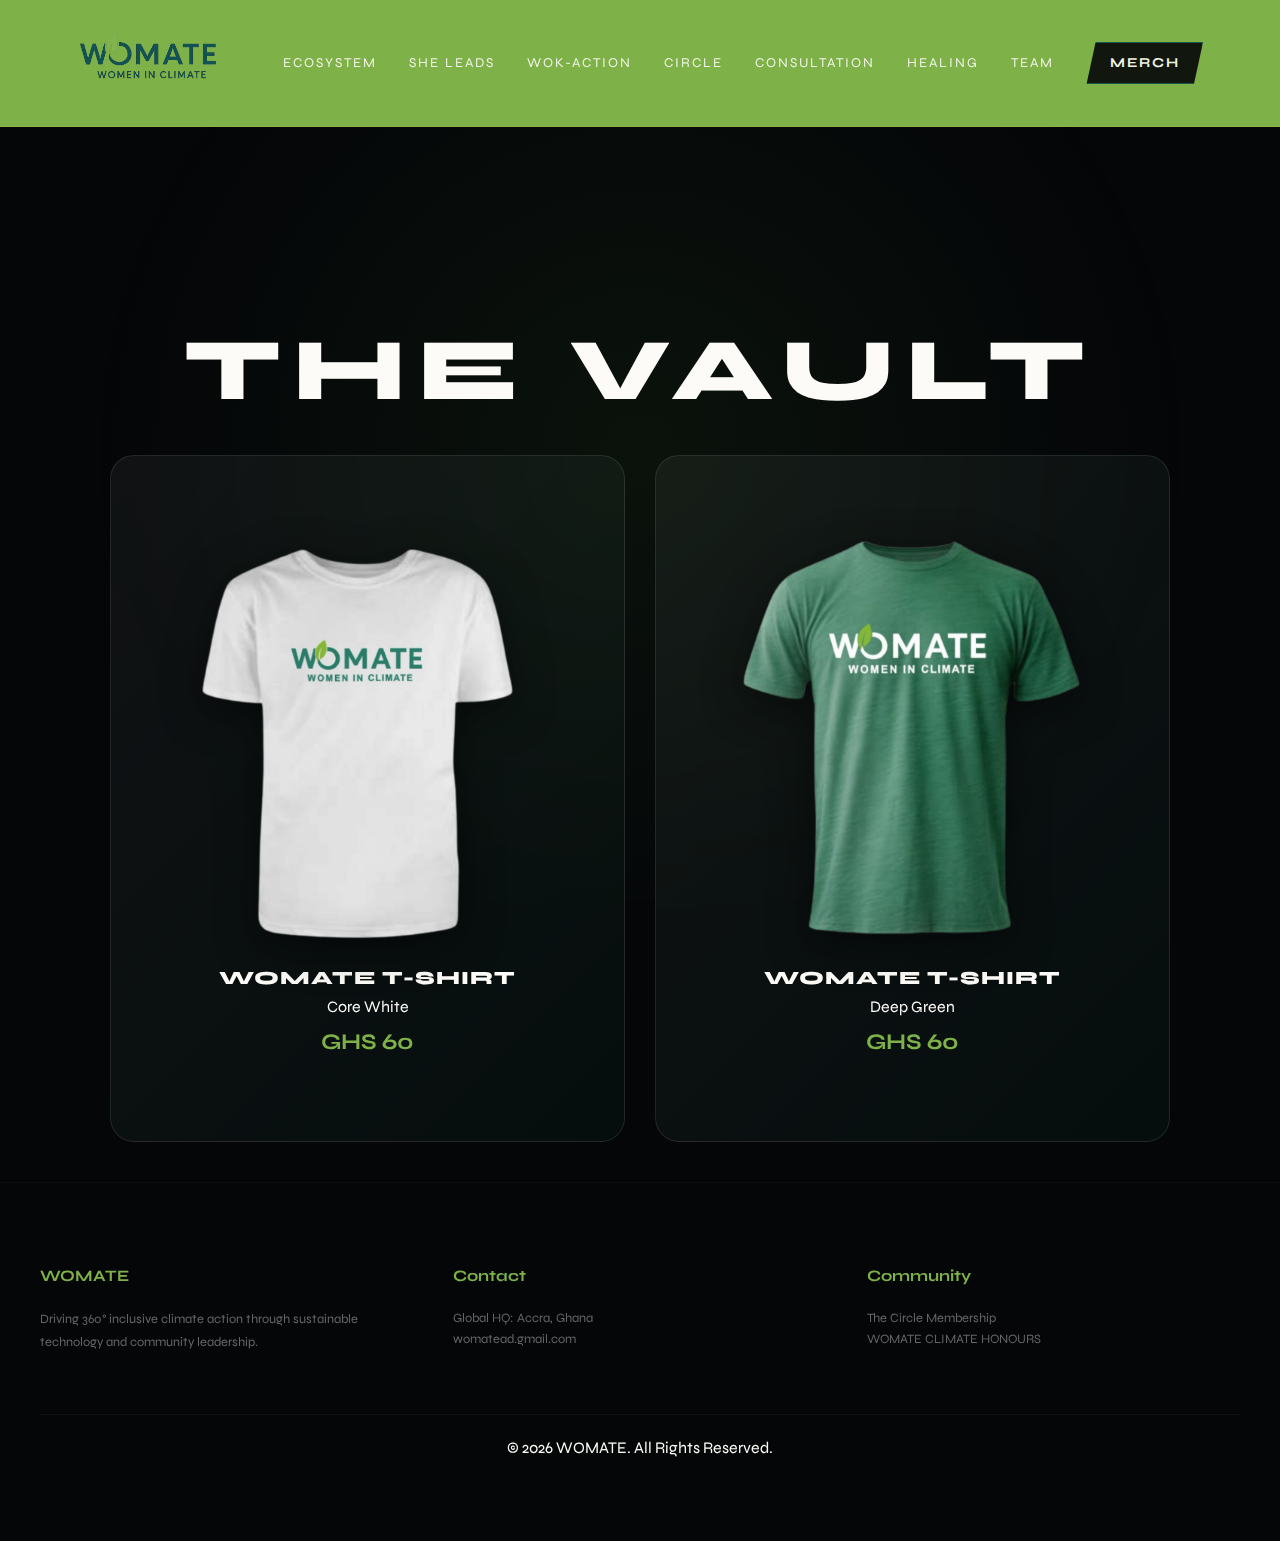
<file: merch.html>
<!DOCTYPE html>
<html lang="en">
<head>
    <meta charset="UTF-8">
    <meta name="viewport" content="width=device-width, initial-scale=1.0">
    <title>WOMATE | Merch</title>
    <!-- Meta Tags -->
    <meta name="title" content="WOMATE | Merch">
    <meta name="description" content="The foundation of the WOMATE Branded T-shirt, cut from 100% heavy-weight cotton for a structured, modern fit that doesn't lose its shape">
    <link rel="preconnect" href="https://fonts.googleapis.com">
    <link href="https://fonts.googleapis.com/css2?family=Syne:wght@400;700;800&display=swap" rel="stylesheet">
    <style>
* { margin: 0; padding: 0; box-sizing: border-box; }

:root {
    --womate-gold: #7EB148;
    --life-green: #0E4D4A;
    --earth-clay: #8B4513;
    --void-black: #050608;
    --divine-white: #FCFBF7;
    --glass: rgba(255,255,255,0.03);
}

body {
    background: var(--void-black);
    color: var(--divine-white);
    font-family: 'Syne', sans-serif;
    overflow-x: hidden;
    line-height: 1.6;
}



/* ================= MERCH SECTION ================= */
h1 {
    letter-spacing: 12px;
    margin-top: 120px;
    text-align: center;
    font-weight: 800;
    font-size: clamp(2rem, 5vw, 3rem);
}

.merch-grid {
    display: grid;
    grid-template-columns: 1fr;
    gap: 30px;
    width: 100%;
    max-width: 1100px;
    padding: 40px 20px;
    margin: 0 auto;
}

@media (min-width: 768px) {
    .merch-grid { 
        grid-template-columns: repeat(2, 1fr); 
    }
}

.flip-card {
    background-color: transparent;
    width: 100%;
    aspect-ratio: 3 / 4;
    perspective: 1200px;
    -webkit-tap-highlight-color: transparent;
}

.flip-card-inner {
    position: relative;
    width: 100%;
    height: 100%;
    transition: transform 0.6s cubic-bezier(0.23, 1, 0.32, 1);
    transform-style: preserve-3d;
}

@media (min-width: 1025px) {
    .flip-card:hover .flip-card-inner { 
        transform: rotateY(180deg); 
    }
}

.flip-card-inner.is-flipped { 
    transform: rotateY(180deg); 
}

.front, .back {
    position: absolute;
    width: 100%;
    height: 100%;
    backface-visibility: hidden;
    -webkit-backface-visibility: hidden;
    border-radius: 24px;
    border: 1px solid rgba(255,255,255,0.1);
    display: flex;
    flex-direction: column;
    justify-content: center;
    align-items: center;
    padding: 30px;
    box-sizing: border-box;
    background: linear-gradient(135deg, rgba(255,255,255,0.05) 0%, rgba(10, 61, 46, 0.15) 100%);
    backdrop-filter: blur(15px);
}

.back {
    background: var(--life-green);
    transform: rotateY(180deg);
}

.product-img {
    max-width: 90%;
    height: auto;
    filter: drop-shadow(0 10px 20px rgba(0,0,0,0.5));
}

.pay-btn {
    margin-top: 25px;
    padding: 12px 30px;
    background: var(--divine-white);
    color: var(--void-black);
    text-decoration: none;
    font-weight: 800;
    border-radius: 50px;
    text-transform: uppercase;
    font-size: 0.8rem;
    letter-spacing: 2px;
    transition: 0.3s;
    border: none;
    cursor: pointer;
}

.pay-btn:hover {
    background: var(--womate-gold);
    transform: scale(1.05);
}

h3 {
    font-weight: 800;
    margin-top: 20px;
    letter-spacing: 1px;
}

.price {
    font-size: 1.4rem;
    color: var(--womate-gold);
    font-weight: 700;
    margin-top: 5px;
}
</style>
<link rel="icon" type="image/png+xml" href="favicon.png">
<link href="assets/css/style.css" rel="stylesheet">
<link href="assets/css/nav.css" rel="stylesheet">
</head>
<canvas id="pleroma-canvas"></canvas>
<div class="universe-overlay"></div>
<body>
    
    <!-- NAV -->
    <nav class="divine-nav">
        <a href="index.html">
            <img src="assets/img/logo.svg" alt="WOMATE">
        </a>
       <button class="nav-toggle akashic-hub" aria-label="Access Akashic Records" onclick="this.classList.toggle('active')">
    <div class="ring"></div>
    <div class="cube">
       
    </div>
    <div class="plus-seal">+</div>
</button>
        <div class="nav-links">
            <div class="nav-veil"></div>
            <button class="nav-close" aria-label="Close Menu">&times;</button>
            <a href="index.html" >Ecosystem</a>
            <a href="She-leads.html">She Leads</a>
            <a href="wok.html">WoK-Action</a>
            <a href="circle.html">Circle</a>
            <a href="research.html">Consultation</a>
            <a href="heal.html">Healing</a>
            <a href="team.html">Team</a>
            <a href="merch.html" class="nav-cta">Merch</a>
        </div>
    </nav>

    <main>

    <h1>THE VAULT</h1>


    <!-- MERCH GRID -->
    <div class="merch-grid">
        <!-- WHITE T-SHIRT -->
        <div class="flip-card">
            <div class="flip-card-inner">
                <div class="front">
                    <img src="assets/img/merch/12.png" class="product-img" alt="White Front">
                    <h3>WOMATE T-SHIRT</h3>
                    <p>Core White</p>
                    <div class="price">GHS 60</div>
                </div>
                <div class="back">
                    <img src="assets/img/merch/15.png" class="product-img" alt="White Back">
                    <button onclick="openPaystack()" class="pay-btn">BUY NOW</button>
                </div>
            </div>
        </div>

        <!-- DEEP GREEN T-SHIRT -->
        <div class="flip-card">
            <div class="flip-card-inner">
                <div class="front">
                    <img src="assets/img/merch/13.png" class="product-img" alt="Green Front">
                    <h3>WOMATE T-SHIRT</h3>
                    <p>Deep Green</p>
                    <div class="price">GHS 60</div>
                </div>
                <div class="back">
                    <img src="assets/img/merch/14.png" class="product-img" alt="Green Back">
                    <button onclick="openPaystack()" class="pay-btn">BUY NOW</button>
                </div>
            </div>
        </div>
    </div>

    <!-- PAYSTACK MODAL -->
    <div id="paystack-modal" style="display:none; position:fixed; top:0; left:0; width:100%; height:100%; background:rgba(0,0,0,0.95); z-index:9999; backdrop-filter:blur(15px); transition: 0.3s ease-in-out;">
        <button onclick="closePaystack()" style="position:absolute; top:20px; right:30px; background:none; border:none; color:#7EB148; font-size:45px; cursor:pointer; font-family:'Syne'; z-index:10000;">&times;</button>
        <iframe id="paystack-frame" src="" style="width:100%; height:100%; border:none; border-radius: 0;" title="WOMATE Shop Dashboard"></iframe>
    </div>

    </main>

    <!-- UPDATED CONTACT-RICH FOOTER -->
<footer style="padding: 80px 40px;">
    <div class="container" style="display:grid; grid-template-columns: repeat(auto-fit, minmax(200px, 1fr)); gap:40px; text-align:left;">
        <div>
            <h4 style="color:var(--ethereal-gold); margin-bottom:20px;">WOMATE</h4>
            <p style="font-size:0.8rem; color:#666; line-height:1.8;">Driving 360° inclusive climate action through sustainable technology and community leadership.</p>
        </div>
        <div>
            <h4 style="color:var(--ethereal-gold); margin-bottom:20px;">Contact</h4>
            <p style="font-size:0.8rem; color:#666;">Global HQ: Accra, Ghana</p>
            <p style="font-size:0.8rem; color:#666;">womatead.gmail.com</p>
        </div>
        <div>
            <h4 style="color:var(--ethereal-gold); margin-bottom:20px;">Community</h4>
            <ul style="list-style:none; font-size:0.8rem; color:#666;">
                <li><a href="circle.html" style="color:#666; text-decoration:none;">The Circle Membership</a></li>
                <li><a href="CH.html" style="color:#666; text-decoration:none;">WOMATE CLIMATE HONOURS</a></li>
            </ul>
        </div>
    </div>
    <div style="margin-top:60px; border-top:1px solid rgba(255,255,255,0.05); padding-top:20px; text-align:center;">
        <p>© 2026 WOMATE. All Rights Reserved.</p>
    </div>
</footer>

    <script>
        const shopUrl = "https://paystack.shop/pay/womate-merch";

        function openPaystack() {
            const modal = document.getElementById('paystack-modal');
            const frame = document.getElementById('paystack-frame');
            frame.src = shopUrl;
            modal.style.display = 'block';
            document.body.style.overflow = 'hidden';
        }

        function closePaystack() {
            const modal = document.getElementById('paystack-modal');
            const frame = document.getElementById('paystack-frame');
            modal.style.display = 'none';
            frame.src = "";
            document.body.style.overflow = 'auto';
        }

        // Mobile menu toggle
        const navToggle = document.querySelector('.nav-toggle');
        const navLinks = document.querySelector('.nav-links');
        const navClose = document.querySelector('.nav-close');

        navToggle.addEventListener('click', () => {
            navLinks.classList.add('open');
        });

        navClose.addEventListener('click', () => {
            navLinks.classList.remove('open');
        });

        navLinks.querySelectorAll('a').forEach(link => {
            link.addEventListener('click', () => {
                navLinks.classList.remove('open');
            });
        });

        // 3D Flip logic
        document.querySelectorAll('.flip-card').forEach(card => {
            card.addEventListener('click', function(e) {
                if (e.target.classList.contains('pay-btn')) {
                    e.stopPropagation();
                    return;
                }
                this.querySelector('.flip-card-inner').classList.toggle('is-flipped');
            });
        });
    </script>
    <script src="assets/js/style.js"></script>
</body>
</html>
</file>
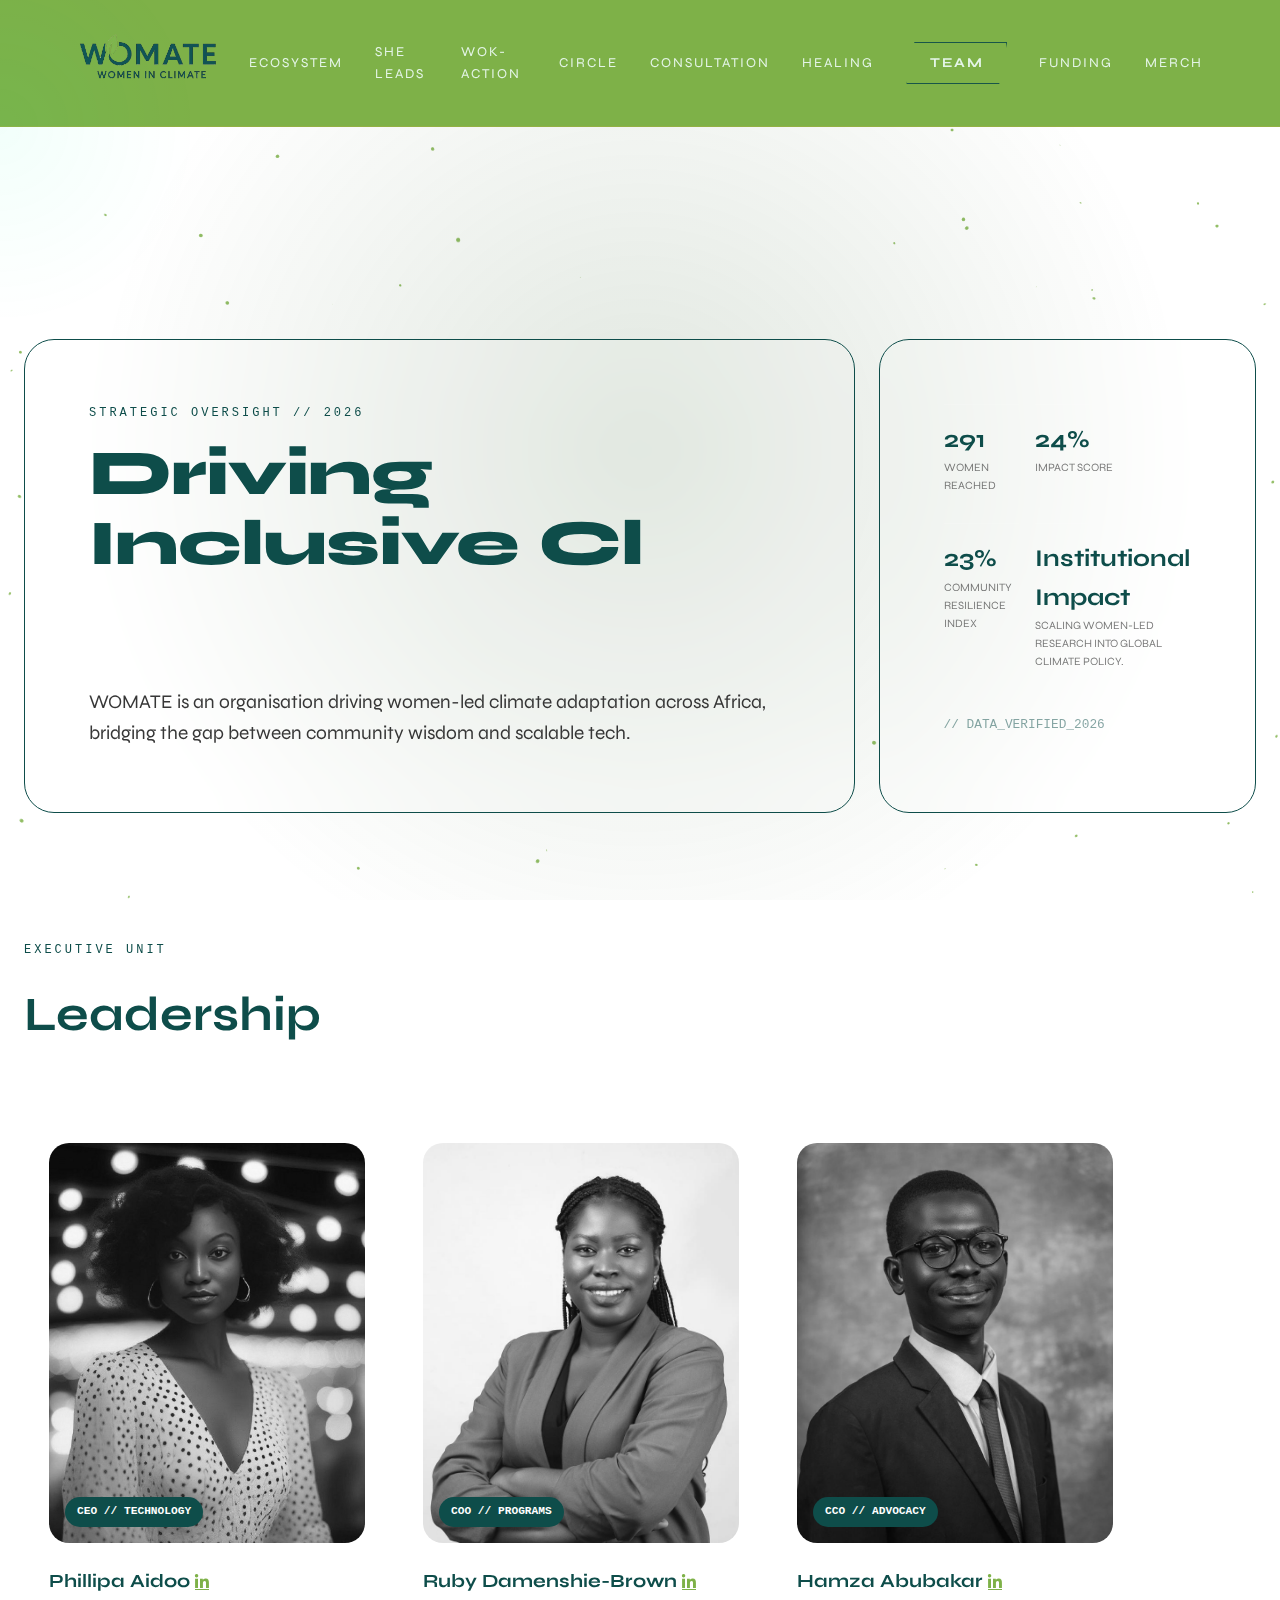
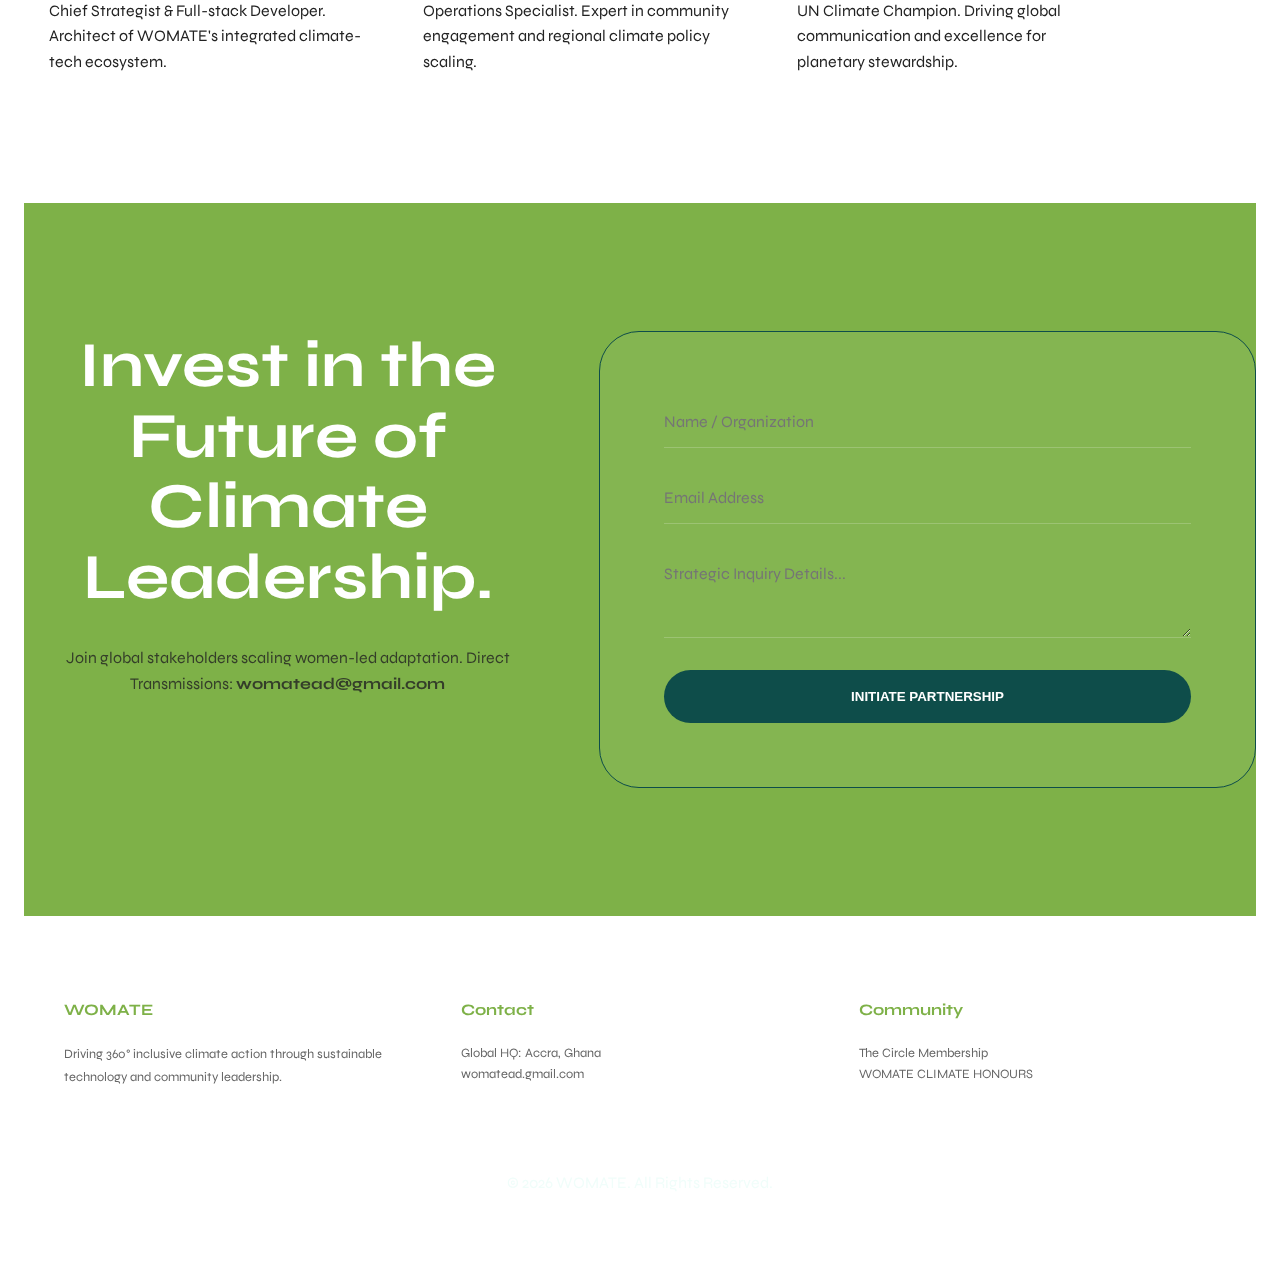
<file: team.html>
<!DOCTYPE html>
<html lang="en">
<head>
    <meta charset="UTF-8">
    <meta name="viewport" content="width=device-width, initial-scale=1.0">
    <title>WOMATE | Leadership </title>
    <!-- 1. Primary Meta Tags (For Google Search & Browsers) -->
    <meta name="title" content="WOMATE | Leadership ">
    <meta name="description" content="Womate is an ecosystem where African women rise as climate leaders, storytellers, innovators, and advocates, using technology to solve today’s pressing climate challenges.">
    <!-- 2. Open Graph / Facebook / LinkedIn / WhatsApp -->
    <meta property="og:type" content="website">
    <meta property="og:url" content="www.womate.org">
    <meta property="og:title" content="WOMATE | Leadership ">
    <meta property="og:description" content="A platform for African women to rise as innovators and advocates using sustainable technology.">
    <!-- Fixed Image Path: Must include https:// and the leading slash for assets -->
    <meta property="og:image" content="https://www.womate.org/favicon.png">
    <!-- 3. Twitter / X -->
    <meta property="twitter:card" content="summary_large_image">
    <meta property="twitter:url" content="https://www.womate.org/">
    <meta property="twitter:title" content="WOMATE | Leadership ">
    <meta property="twitter:description" content="Driving inclusive climate action through technology.">
    <meta property="twitter:image" content="https://www.womate.org/favicon.png">
    <!-- 4. Schema Markup (For Google Knowledge Panel & Logo Search) -->
    <script type="application/ld+json">
{
  "@context": "https://schema.org",
  "@type": "Organization",
  "name": "WOMATE",
  "url": "https://www.womate.org/",
  "logo": "https://www.womate.org/favicon.png",
  "description": "WOMATE is an organization dedicated to driving women-led climate action using technology."
}
</script>

<link rel="icon" type="image/png" href="favicon.png">
<link rel="apple-touch-icon" href="favicon.png">
<link rel="shortcut icon" type="image/png" href="favicon.png">
    <link rel="preconnect" href="https://fonts.googleapis.com">
    <link href="https://fonts.googleapis.com/css2?family=Syne:wght@400;700;800&display=swap" rel="stylesheet">
    <link href="assets/css/style.css" rel="stylesheet">
    <link rel="stylesheet" href="https://cdnjs.cloudflare.com/ajax/libs/font-awesome/6.5.1/css/all.min.css">
    <link href="assets/css/nav.css" rel="stylesheet">
    <script src='https://cdn.jotfor.ms/agent/embedjs/019bc24256917a41a9c991e7e0eff4a38fee/embed.js'></script>
    <style>
        :root {
            --brand-accent: #0E4D4A;
            --ocean-depth: #081a19;
            --surface: rgba(255, 255, 255, 0.05);
            --border: rgba(255, 255, 255, 0.1);
            --syne: 'Syne', sans-serif;
            --mono: 'JetBrains Mono', monospace;
        }

        * { margin: 0; padding: 0; box-sizing: border-box; }

        body {
            background: #ffffff;
            background-attachment: fixed;
            color: #f0fdfa;
            font-family: var(--syne);
            overflow-x: hidden;
            line-height: 1.6;
        }
        .container { max-width: 1300px; margin: 0 auto; padding: 0 1.5rem; width: 100%; }

        /* HERO BENTO - RESPONSIVE GRID */
        .hero-bento {
            padding: clamp(8rem, 15vh, 12rem) 0 4rem;
            display: grid;
            grid-template-columns: repeat(auto-fit, minmax(300px, 1fr));
            gap: 1.5rem;
        }

        @media (min-width: 1024px) {
            .hero-bento { grid-template-columns: 2.2fr 1fr; }
        }

        .bento-card {
            background: var(--surface);
            backdrop-filter: blur(25px);
            border: 1px solid #0E4D4A;
            padding: clamp(1.5rem, 5vw, 4rem);
            border-radius: 30px;
            display: flex;
            flex-direction: column;
            justify-content: center;
        }

        .label {
            font-family: var(--mono);
            color: var(--brand-accent);
            text-transform: uppercase;
            letter-spacing: 3px;
            font-size: clamp(0.6rem, 2vw, 0.75rem);
            margin-bottom: 1rem;
            display: block;
        }

        .typewriter-title {
            font-size: clamp(1.8rem, 6vw, 4rem);
            font-weight: 800;
            line-height: 1.1;
            margin-bottom: 1.5rem;
            letter-spacing: -1px;
            min-height: 3.5em; /* Prevents layout jump during typing */
        }

        .hero-desc { font-size: clamp(1rem, 2vw, 1.2rem); opacity: 0.9; }

        /* LEADERSHIP UNIT - TOUCH CAROUSEL */
        .leadership-outer { padding: 4rem 0; }
        .leadership-header {
            margin-bottom: 2rem;
            border-bottom: 1px solid var(--border);
            padding-bottom: 1.5rem;
        }

        .flex-carousel {
            display: flex;
            gap: 1.5rem;
            overflow-x: auto;
            padding: 1rem 0.5rem 3rem;
            scroll-snap-type: x mandatory;
            -webkit-overflow-scrolling: touch;
            scrollbar-width: none;
        }
        .flex-carousel::-webkit-scrollbar { display: none; }

        .leader-card {
            flex: 0 0 clamp(280px, 80vw, 350px);
            scroll-snap-align: center;
            background: rgba(255,255,255,0.02);
            border: 1px solid var(--border);
            border-radius: 30px;
            padding: 1rem;
            transition: 0.4s ease;
        }

        .photo-frame {
            width: 100%;
            height: clamp(300px, 50vh, 400px);
            border-radius: 20px;
            overflow: hidden;
            position: relative;
            margin-bottom: 1.5rem;
        }

        .photo-frame img { width: 100%; height: 100%; object-fit: cover; filter: grayscale(1); transition: 0.5s; }
        .leader-card:hover img { filter: grayscale(0); }

        .role-badge {
            position: absolute; bottom: 1rem; left: 1rem;
            background: var(--brand-accent); color: #000;
            padding: 6px 12px; font-weight: 800; font-size: 0.7rem;
            border-radius: 50px; font-family: var(--mono);
        }

        /* CTA SECTION - STACKABLE FLEX */
        .cta-section { padding: clamp(4rem, 10vw, 10rem) 0; background: #7EB148; }
        .cta-flex { 
            display: flex; 
            flex-direction: column; 
            gap: 3rem; 
        }

        @media (min-width: 1024px) {
            .cta-flex { flex-direction: row; align-items: start; }
        }

        .cta-content { flex: 1; }
        .cta-terminal {
            flex: 1;
            background: var(--surface);
            border: 1px solid var(--brand-accent);
            padding: clamp(1.5rem, 5vw, 4rem);
            border-radius: 40px;
            width: 100%;
        }

        .input-field {
            width: 100%; background: transparent; border: none;
            border-bottom: 1px solid rgba(255,255,255,0.2);
            color: #fff; padding: 1rem 0; margin-bottom: 1.5rem;
            font-family: inherit; outline: none; font-size: 1rem;
        }

        .btn-primary {
            width: 100%; background: var(--brand-accent); color: #000;
            padding: 1.2rem; border: none; border-radius: 50px;
            font-weight: 800; cursor: pointer; text-transform: uppercase;
        }

        /* LENS - DISABLED ON MOBILE FOR PERFORMANCE */
        #radar {
            display: none;
            width: 400px; height: 400px;
            background: radial-gradient(circle, rgba(0, 255, 170, 0.05) 0%, transparent 70%);
            position: fixed; pointer-events: none; z-index: 9999;
            transform: translate(-50%, -50%); border-radius: 50%;
        }
        .center-cta {
    display: flex;
    flex-direction: column;
    justify-content: center;   /* vertical centering */
    align-items: center;       /* horizontal centering */
    text-align: center;        /* center text */
}


.linkedin-link {
    display: inline-flex;
    align-items: center;
    justify-content: center;
    margin: 0.4rem 0;
    font-size: 1rem;
    color: #7EB148; /* WOMATE gold/green accent */
    transition: transform 0.2s ease, opacity 0.2s ease;
}

.linkedin-link:hover {
    transform: translateY(-2px);
    opacity: 0.85;
}

        @media (min-width: 1024px) { #radar { display: block; } }
    </style>
    <link rel="stylesheet" href="https://cdnjs.cloudflare.com/ajax/libs/animate.css/4.1.1/animate.min.css"/>
</head>

<body>
    <canvas id="pleroma-canvas"></canvas>
<div class="universe-overlay"></div>
<script>/* PARTICLES */
const canvas = document.getElementById('pleroma-canvas');
const ctx = canvas.getContext('2d');
let particles = [];

function init() {
    canvas.width = innerWidth;
    canvas.height = innerHeight;
    particles = Array.from({length:80},()=>({
        x:Math.random()*canvas.width,
        y:Math.random()*canvas.height,
        r:Math.random()*2,
        a:Math.random()*Math.PI*2,
        s:.2+Math.random()*.3
    }));
}
function animate() {
    ctx.fillStyle='rgba(255, 255, 255, 0.15)';
    ctx.fillRect(0,0,canvas.width,canvas.height);
    particles.forEach(p=>{
        p.x+=Math.cos(p.a)*p.s;
        p.y+=Math.sin(p.a)*p.s;
        if(p.x<0)p.x=canvas.width;
        if(p.y<0)p.y=canvas.height;
        ctx.beginPath();
        ctx.arc(p.x,p.y,p.r,0,Math.PI*2);
        ctx.fillStyle='rgba(126,177,72,0.5)';
        ctx.fill();
    });
    requestAnimationFrame(animate);
}
addEventListener('resize',init);
init(); animate();</script>
<!-- NAV -->
<nav class="divine-nav">
   <a href="index.html">
  <img src="assets/img/logo.svg" alt="WOMATE">
</a>
 <button class="nav-toggle akashic-hub" aria-label="Access Akashic Records" onclick="this.classList.toggle('active')">
    <div class="ring"></div>
    <div class="cube">
        <span class="face front"></span>
        <span class="face back"></span>
        <span class="face side"></span>
    </div>
    <div class="plus-seal">+</div>
</button>
    <div class="nav-links">
        <div class="nav-veil"></div>
         <!-- CLOSE BUTTON -->
    <button class="nav-close" aria-label="Close Menu">&times;</button>
        <a href="index.html">Ecosystem</a>
        <a href="She-leads.html">She Leads</a>
        <a href="wok.html">WoK-Action</a>
        <a href="circle.html">Circle</a>
        <a href="research.html">Consultation</a>
        <a href="heal.html">Healing</a>
        <a href="#" class="nav-cta">Team</a>
         <a href="Funding.html">Funding</a>
         <a href="merch.html">Merch</a>

    </div>
</nav>
<div id="radar"></div>
<br/><br/><br/>
    <main class="container">
        <!-- STRATEGIC HERO -->
        <div class="hero-bento">
            <div class="bento-card">
                <span class="label">Strategic Oversight // 2026</span>
                <h1 class="typewriter-title" id="type-target" style="color: #0E4D4A;"></h1>
                <p class="hero-desc" style="color: #222;">
                    WOMATE is an organisation driving women-led climate adaptation across Africa, bridging the gap between community wisdom and scalable tech.
                </p>
            </div>
           <div class="bento-card" style="display: grid; grid-template-columns: 1fr 1fr; gap: 1rem;">
    <div style="border-top: 1px solid var(--border); padding-top: 1rem;">
        <!-- Added data-target and removed the number from the inner text -->
        <h4 class="stat-number" data-target="1000" style="color: var(--brand-accent); font-size: 1.5rem;">0</h4>
        <p style="font-size: 0.7rem; opacity: 0.6; text-transform: uppercase; color: #222;">Women Reached</p>
    </div>
    <div style="border-top: 1px solid var(--border); padding-top: 1rem;">
        <h4 class="stat-number" data-target="85" data-suffix="%" style="color: var(--brand-accent); font-size: 1.5rem;">0%</h4>
        <p style="font-size: 0.7rem; opacity: 0.6; text-transform: uppercase; color: #222;">Impact Score</p>
    </div>
    <div style="border-top: 1px solid var(--border); padding-top: 1rem;">
        <h4 class="stat-number" data-target="80" data-suffix="%" style="color: var(--brand-accent); font-size: 1.5rem;">0%</h4>
        <p style="font-size: 0.7rem; opacity: 0.6; text-transform: uppercase; color: #222;" >Community Resilience Index</p>
    </div>
     <div style="border-top: 1px solid var(--border); padding-top: 1rem;">
        <h4 style="color: var(--brand-accent); font-size: 1.5rem;">Institutional Impact</h4>
        <p style="font-size: 0.7rem; opacity: 0.6; text-transform: uppercase; color: #222;">Scaling women-led research into global climate policy.</p>
    </div>
    <p style="grid-column: span 2; font-size: 0.8rem; opacity: 0.5; margin-top: 1rem; color: #0E4D4A; font-family: var(--mono);">// DATA_VERIFIED_2026</p>
</div>
<script>document.addEventListener("DOMContentLoaded", () => {
    const observerOptions = {
        threshold: 0.2 // Trigger earlier for better UX
    };

    const countUp = (element) => {
        const target = +element.getAttribute('data-target');
        const suffix = element.getAttribute('data-suffix') || "";
        const duration = 2000; 
        const frameRate = 1000 / 60; 
        const totalFrames = Math.round(duration / frameRate);
        let currentFrame = 0;

        const animate = () => {
            currentFrame++;
            const progress = currentFrame / totalFrames;
            const easeOutQuad = t => t * (2 - t);
            const currentValue = Math.floor(target * easeOutQuad(progress));

            element.textContent = currentValue.toLocaleString() + suffix;

            if (currentFrame < totalFrames) {
                requestAnimationFrame(animate);
            } else {
                element.textContent = target.toLocaleString() + suffix;
            }
        };

        requestAnimationFrame(animate);
    };

    const observer = new IntersectionObserver((entries, observer) => {
        entries.forEach(entry => {
            if (entry.isIntersecting) {
                // Look for .stat-number elements specifically inside the element being scrolled into view
                const stats = entry.target.querySelectorAll('.stat-number');
                stats.forEach(stat => countUp(stat));
                observer.unobserve(entry.target); 
            }
        });
    }, observerOptions);

    // FIX: Specifically target the card that contains the grid and the stats
    const statsCard = document.querySelector('.stat-number').closest('.bento-card');
    if (statsCard) {
        observer.observe(statsCard);
    }
});

</script>
</div>

        <!-- LEADERSHIP CAROUSEL -->
        <div class="leadership-outer">
            <div class="leadership-header">
                <span class="label">Executive Unit</span>
                <h2 class="syne-800" style="font-size: clamp(2rem, 4vw, 3rem); color: #0E4D4A;">Leadership</h2>
            </div>
            
            <div class="flex-carousel">
                <div class="leader-card">
                    <div class="photo-frame">
                        <img src="assets/img/team/pp.jpg" alt="Phillipa Aidoo">
                        <span class="role-badge" style="color: #ffffff;">CEO // TECHNOLOGY</span>
                    </div>
                    <div class="leader-info">
                        <h3 style="color: #0E4D4A;">Phillipa Aidoo     <a href="https://gh.linkedin.com/in/phillipa-aidoo"
           class="linkedin-link"
           target="_blank"
           rel="noopener noreferrer"
           aria-label="Phillipa Aidoo on LinkedIn">
            <i class="fab fa-linkedin-in"></i>
        </a></h3>
                       
                        <p style="color: #222;">Chief Strategist & Full-stack Developer. Architect of WOMATE's integrated climate-tech ecosystem.</p>
                    </div>
                </div>

                <!-- ASAA HIDEN 

                <div class="leader-card">
                    <div class="photo-frame">
                        <img src="assets/img/team/a.png" alt="Asaa Gyebi-Adjei">
                        <span class="role-badge">CFO // RESEARCH</span>
                    </div>
                    <div class="leader-info">
                        <h3>Asaa Gyebi-Adjei <a href="https://gh.linkedin.com/in/asaa-gyebi-adjei-902a03111"
           class="linkedin-link"
           target="_blank"
           rel="noopener noreferrer"
           aria-label="Asaa on LinkedIn">
            <i class="fab fa-linkedin-in"></i>
        </a></h3>
                        <p>PhD Candidate & Strategic Economist. Leading Data Analysis for high-impact adaptation projects.</p>
                    </div>
                </div> -->

                <div class="leader-card">
                    <div class="photo-frame">
                        <img src="assets/img/team/r.jpg" alt="Ruby Damenshie-Brown">
                        <span class="role-badge" style="color: #ffffff;">COO // PROGRAMS</span>
                    </div>
                    <div class="leader-info">
                        <h3 style="color: #0E4D4A;">Ruby Damenshie-Brown <a href="https://gh.linkedin.com/in/ruby-damenshie-brown-she-her-582b7287"
           class="linkedin-link"
           target="_blank"
           rel="noopener noreferrer"
           aria-label="Ruby on LinkedIn">
            <i class="fab fa-linkedin-in"></i>
        </a></h3>
                        <p style="color: #222;">Operations Specialist. Expert in community engagement and regional climate policy scaling.</p>
                    </div>
                </div>

                <div class="leader-card">
                    <div class="photo-frame">
                        <img src="assets/img/team/h.jpg" alt="Hamza Abubakar">
                        <span class="role-badge" style="color: #ffffff;">CCO // ADVOCACY</span>
                    </div>
                    <div class="leader-info">
                        <h3 style="color: #0E4D4A;">Hamza Abubakar <a href="https://gh.linkedin.com/in/hamza-abubakar-537852214"
           class="linkedin-link"
           target="_blank"
           rel="noopener noreferrer"
           aria-label="Hamza on LinkedIn">
            <i class="fab fa-linkedin-in"></i>
        </a></h3>
                        <p style="color: #222;">UN Climate Champion. Driving global communication and excellence for planetary stewardship.</p>
                    </div>
                </div>
            </div>
        </div>

        <!-- CALL TO ACTION -->
        <div class="cta-section">
            <div class="cta-flex">
                <div class="cta-content center-cta" >
                    <h2 class="syne-800" style="font-size: clamp(2.2rem, 5vw, 4rem); line-height: 1.1; color: #ffffff;">Invest in the Future of Climate Leadership.</h2>
                    <p style="margin: 2rem 0; opacity: 0.8; color: #222;">Join global stakeholders scaling women-led adaptation. Direct Transmissions: <strong>womatead@gmail.com</strong></p>
                </div>

                <div class="cta-terminal">
                    <form action="https://formspree.io/f/mykkzrdp" method="POST">
                        <input type="text" name="name" placeholder="Name / Organization" class="input-field" required>
                        <input type="email" name="email" placeholder="Email Address" class="input-field" required>
                        <textarea name="message" placeholder="Strategic Inquiry Details..." rows="3" class="input-field" required></textarea>
                        <button type="submit" class="btn-primary" style="color: #ffffff;">Initiate Partnership</button>
                    </form>
                </div>
            </div>
        </div>
    </main>

    <script>
        document.addEventListener('DOMContentLoaded', () => {
            const text = "Driving Inclusive Climate Action with Technology.";
            let i = 0;
            const target = document.getElementById('type-target');
            function type() {
                if (i < text.length) {
                    target.innerHTML += text.charAt(i);
                    i++;
                    setTimeout(type, 45);
                }
            }
            type();

            const radar = document.getElementById('radar');
            document.addEventListener('mousemove', (e) => {
                radar.style.left = e.clientX + 'px';
                radar.style.top = e.clientY + 'px';
            });
        });
        
        const toggle = document.querySelector('.nav-toggle');
const navLinks = document.querySelector('.nav-links');
const closeBtn = document.querySelector('.nav-close');

toggle.onclick = () => navLinks.classList.toggle('open');
closeBtn.onclick = () => navLinks.classList.remove('open');

document.querySelectorAll('.nav-links a').forEach(a =>
    a.onclick = () => navLinks.classList.remove('open')
);

    </script>
    <!-- UPDATED CONTACT-RICH FOOTER -->
<footer style="padding: 80px 40px;">
    <div class="container" style="display:grid; grid-template-columns: repeat(auto-fit, minmax(200px, 1fr)); gap:40px; text-align:left;">
        <div>
            <h4 style="color:var(--ethereal-gold); margin-bottom:20px;">WOMATE</h4>
            <p style="font-size:0.8rem; color:#666; line-height:1.8;">Driving 360° inclusive climate action through sustainable technology and community leadership.</p>
        </div>
        <div>
            <h4 style="color:var(--ethereal-gold); margin-bottom:20px;">Contact</h4>
            <p style="font-size:0.8rem; color:#666;">Global HQ: Accra, Ghana</p>
            <p style="font-size:0.8rem; color:#666;">womatead.gmail.com</p>
        </div>
        <div>
            <h4 style="color:var(--ethereal-gold); margin-bottom:20px;">Community</h4>
            <ul style="list-style:none; font-size:0.8rem; color:#666;">
                <li><a href="circle.html" style="color:#666; text-decoration:none;">The Circle Membership</a></li>
                <li><a href="CH.html" style="color:#666; text-decoration:none;">WOMATE CLIMATE HONOURS</a></li>
            </ul>
        </div>
    </div>
    <div style="margin-top:60px; border-top:1px solid rgba(255,255,255,0.05); padding-top:20px; text-align:center;">
        <p>© 2026 WOMATE. All Rights Reserved.</p>
    </div>
</footer>
</body>
</html>
</file>
<file: assets/css/style.css>
<<<<<<< HEAD

:root {
    --womate-gold: #7EB148;
    --life-green: #0E4D4A;
    --earth-clay: #8B4513;
    --void-black: #050608;
    --divine-white: #FCFBF7;
    --glass: rgba(255,255,255,0.03);
}

* { margin: 0; padding: 0; box-sizing: border-box; }

body {
    background: var(--void-black);
    color: var(--divine-white);
    font-family: 'Syne', sans-serif;
    overflow-x: hidden;
    line-height: 1.6;
}

/* ================= BACKGROUND ================= */
#pleroma-canvas {
    position: fixed;
    inset: 0;
    z-index: -2;
}

.universe-overlay {
    position: fixed;
    inset: 0;
    z-index: -1;
    pointer-events: none;
    background: radial-gradient(circle, rgba(45,90,39,.15), transparent 70%);
    animation: pulseLight 15s infinite alternate ease-in-out;
}

@keyframes pulseLight {
    from { opacity: .3; transform: scale(1); }
    to { opacity: .8; transform: scale(1.1); }
}

/* ================= DIVINE NAV ================= */
.divine-nav {
    position: sticky;
    top: 0;
    z-index: 3000;
    display: flex;
    justify-content: space-between;
    align-items: center;
    padding: 1.2rem 6%;
    background: linear-gradient(
        to bottom,
        rgba(5,6,8,.9),
        rgba(5,6,8,.7)
    );
    border-bottom: 1px solid rgba(212,175,55,.25);
    background: #7EB148;
}

.logo {
    font-weight: 800;
    font-size: 1.5rem;
    letter-spacing: 4px;
}
.logo span { color: var(--womate-gold); }

.nav-toggle {
    display: none;
    flex-direction: column;
    gap: 6px;
    background: none;
    border: none;
    cursor: pointer;
    
}
.nav-toggle span {
    width: 26px;
    height: 2px;
    background: var(--divine-white);
}

/* ================= NAV LINKS ================= */



/* HIDE BY DEFAULT */
.nav-close {
    display: none;
}

/* SHOW ONLY ON MOBILE */
@media (max-width: 900px) {
    .nav-close {
        display: block;
        position: absolute;
        top: 2rem;
        right: 2rem;
        background: none;
        border: none;
        font-size: 2rem;
        color: var(--divine-white);
        cursor: pointer;
        z-index: 5000;
        text-shadow: 0 2px 10px rgba(0,0,0,.5);
        transition: color 0.3s;
    }

    .nav-close:hover {
        color: var(--womate-gold);
    }
}


.nav-links {
    display: flex;
    align-items: center;
    gap: 2rem;
    
    
}


.nav-links a {
    color: var(--divine-white);
    text-decoration: none;
    font-size: .85rem;
    letter-spacing: 2px;
    text-transform: uppercase;
    opacity: .9;
    position: relative;
    transition: .4s;
    
}

.nav-links a::after {
    content: "◈";
    position: absolute;
    left: 50%;
    bottom: -12px;
    transform: translateX(-50%);
    font-size: .6rem;
    opacity: 0;
    color: var(--womate-gold);
}

.nav-links a:hover {
    color: var(--life-green);
}
.nav-links a:hover::after { opacity: 1; }

.nav-cta {
    padding: .6rem 1.4rem;
    border: 1px solid var(--life-green);
    background: var(--void-black);
    clip-path: polygon(8% 0,100% 0,92% 100%,0 100%);
    font-weight: 700;
    
}

/* ================= MOBILE ABSOLUTE NAV ================= */
@media (max-width: 900px) {
    .nav-toggle { display: flex; }

    .nav-links {
        position: fixed;
        inset: 0;
        z-index: 4000;

        flex-direction: column;
        justify-content: center;
        gap: 2.4rem;

        opacity: 0;
        pointer-events: none;
        transform: scale(1.05);
        transition: all .6s cubic-bezier(.23,1,.32,1);

        isolation: isolate; /* 🔑 NEW STACKING CONTEXT */
        background: #7EB148!important;
    }

    .nav-links.open {
        opacity: 1;
        pointer-events: auto;
        transform: scale(1);
        
    }

    .nav-links a {
        font-size: 1.4rem;
        text-shadow: 0 2px 14px rgba(0,0,0,.7);
    }

    /* 🔒 VEIL LAYER (THE REAL FIX) */
    .nav-veil {
        position: absolute;
        inset: 0;
        z-index: -1;
        

        background:
            linear-gradient(
                to bottom,
                rgba(5,6,8,.97),
                rgba(5,6,8,.94)
            ),
            radial-gradient(
                circle at top,
                rgba(45,90,39,.25),
                transparent 65%
            );

        backdrop-filter: blur(42px) saturate(70%) brightness(55%);

        box-shadow:
            inset 0 0 120px rgba(0,0,0,.9),
            inset 0 0 300px rgba(5,6,8,1);
    }
}

/* ================= HERO ================= */
header {
    height: 90vh;
    display: flex;
    flex-direction: column;
    justify-content: center;
    align-items: center;
    text-align: center;
    padding: 0 10%;
}

h1 {
    font-size: clamp(2.5rem,8vw,5.5rem);
    font-weight: 800;
    line-height: 1;
}

h1 span {
    display: block;
    background: linear-gradient(to right, var(--womate-gold), var(--life-green));
    -webkit-background-clip: text;
    -webkit-text-fill-color: transparent;
}

.hero-sub {
    max-width: 700px;
    font-size: 1.2rem;
    opacity: .8;
    margin: 2.5rem 0;
}

.cta-rise {
    background: var(--womate-gold);
    color: var(--void-black);
    padding: 1.2rem 3rem;
    font-weight: 800;
    text-decoration: none;
    text-transform: uppercase;
    clip-path: polygon(5% 0,100% 0,95% 100%,0 100%);
}

/* ================= SPHERES ================= */
main { padding-top: 5rem; }

.sphere {
    display: flex;
    justify-content: space-between;
    align-items: center;
    padding: 100px 10%;
    border-bottom: 1px solid rgba(255,255,255,.05);
}
.sphere:nth-child(even) { flex-direction: row-reverse; }

.sphere-content { flex: 1; max-width: 600px; }
.sphere-content h2 { font-size: 2.5rem; }
.sphere-content span { color: var(--life-green); display: block; }
.sphere-content h3 { color: var(--life-green); font-style: italic; }

.sphere-content ul { list-style: none; margin-top: 1rem; }
.sphere-content li::before {
    content: '◈';
    color: var(--womate-gold);
    margin-right: .5rem;
}

.sphere-image { flex: 1; padding-left: 4rem; min-height: 200px; }

.meta-info { opacity: .6; font-size: .8rem; margin-top: 1rem; }

.cta-card {
    display: inline-block;
    margin-top: 1.5rem;
    padding: 10px 20px;
    background: var(--life-green);
    color: var(--divine-white);
    text-decoration: none;
    font-weight: bold;
}

.expert-profile {
    border-left: 3px solid var(--womate-gold);
    padding-left: 1rem;
    margin-top: 1.5rem;
}

/* ================= ECOSYSTEM ================= */
#ecosystem {
    padding: 100px 10%;
    display: grid;
    grid-template-columns: repeat(auto-fit,minmax(300px,1fr));
    gap: 2rem;
}

.card {
    background: var(--glass);
    border: 1px solid rgba(255,255,255,.1);
    padding: 3rem;
}
.card h3 { color: var(--womate-gold); }

/* ================= FOOTER ================= */
footer {
    text-align: center;
    padding: 100px 10%;
    border-top: 1px solid var(--glass);
}
section{
    background: url("../img/c.gif") center / cover no-repeat fixed !important;


}

.sphere-image img {
    width: 100%;
    height: 100%;
    object-fit: cover;
    border-radius: 18px;
}

/* Carousel container */
.sphere-image.carousel {
    position: relative;
    overflow: hidden;
    width: 100%;
    max-width: 360px;
    aspect-ratio: 1 / 1;

    border-radius: 50%;
    margin: 2rem auto 0;

    box-shadow: 0 20px 60px rgba(0,0,0,0.45);
}

/* Track */
.carousel-track {
    display: flex;
    width: 100%;
    height: 100%;
    transition: transform 0.8s ease-in-out;
}

/* Images */
.carousel-track img {
    width: 100%;
    height: 100%;
    flex-shrink: 0;
    object-fit: cover;
}

@media (max-width: 900px) {
    .sphere {
        display: flex;
        flex-direction: column;
        justify-content: center;
        align-items: center;   /* absolute center */
        text-align: center;
        padding-left: 0;
        padding-right: 0;
    }

    .sphere-content {
        width: 100%;
        max-width: 90vw;
        margin: 0 auto;
    }

    .sphere-image {
        display: block;
        width: 90vw;          /* viewport-based = true center */
        max-width: 360px;
        height: 300px;
        margin: 2rem auto 0 auto;

        background-position: center center;
    }

    
}



/* --- The Insight Gate Layout --- */
.insight-gate {
    position: relative;
    background: radial-gradient(circle at 10% 20%, rgba(26, 77, 58, 0.1) 0%, transparent 50%);
    overflow: hidden;
    
}
section{
    background: url("../img/c.gif") center / cover no-repeat fixed !important;


}

.status-badge {
    font-family: 'JetBrains Mono', monospace;
    font-size: 0.7rem;
    color: var(--life-green);
    border: 1px solid var(--womate-gold);
    padding: 4px 12px;
    display: inline-block;
    border-radius: 2px;
    margin-bottom: 1.5rem;
    letter-spacing: 2px;
}

.program-intro {
    font-size: 1.1rem;
    opacity: 0.8;
    margin: 1.5rem 0;
    line-height: 1.8;
}

/* --- The Focus Pillars --- */
.focus-pillars {
    display: flex;
    flex-direction: column;
    gap: 1.5rem;
    margin: 2.5rem 0;
}

.pillar {
    display: flex;
    gap: 1.5rem;
    align-items: center;
    transition: transform 0.3s ease;
}

.pillar-number {
    font-family: 'JetBrains Mono', monospace;
    color: var(--life-green);
    font-size: 0.9rem;
    opacity: 0.5;
}

.pillar-info h4 {
    font-size: 1.1rem;
    color: var(--divine-white);
    margin-bottom: 0.2rem;
}

.pillar-info p {
    font-size: 0.85rem;
    opacity: 0.6;
}

/* --- Interactive Elements --- */
.glow-button {
    background: var(--divine-white) !important;
    border: 1px solid var(--life-green);
    color: var(--life-green) !important;
    padding: 1.2rem 2rem !important;
    text-transform: uppercase;
    letter-spacing: 2px;
    transition: 0.5s cubic-bezier(0.4, 0, 0.2, 1);
    box-shadow: 0 0 0px var(--life-green);
}

.glow-button:hover {
    background: var(--life-green) !important;
    color: black !important;
    box-shadow: 0 0 25px rgba(99, 255, 155, 0.4);
}

/* --- The "Portal" Mask (Carousel Refinement) --- */
.portal-mask {
    box-shadow: 0 0 80px rgba(0,0,0,0.8) inset, 0 0 40px rgba(99, 255, 155, 0.1);
    border: 1px solid rgba(255,255,255,0.05) !important;
}

.portal-overlay {
    position: absolute;
    top: 0; left: 0; width: 100%; height: 100%;
    background: linear-gradient(to bottom, transparent 60%, rgba(5, 7, 6, 0.8));
    pointer-events: none;
}

.mentorship-meta {
    display: flex;
    gap: 2rem;
    margin-bottom: 2rem;
    font-size: 0.8rem;
    text-transform: uppercase;
    letter-spacing: 1px;
}

.mentorship-meta span {
    color: var(--womate-gold);
    display: block;
    font-weight: bold;
}




.gnosis-extra-syne {
    font-family: 'Syne', sans-serif;
    font-weight: 800; /* ExtraBold */
    text-transform: uppercase;
    letter-spacing: -0.04em; /* Tight kerning for high-impact */
    line-height: 0.9;
    color: #FFFFFF;
    /* Gnosis Depth Shadow */
    text-shadow: 0 0 30px rgba(126, 177, 72, 0.3); 
}

.gnosis-extra-syne span {
    font-family: 'Cinzel', serif; /* Sacred Geometry contrast */
    font-weight: 400;
    color: #7EB148;
    margin-left: 5px;
    letter-spacing: 2px;
}


/* --- The Discovery Gate --- */
.discovery-mode {
    background: radial-gradient(circle at 90% 10%, rgba(212, 175, 55, 0.08) 0%, transparent 40%);
    border-top: 1px solid rgba(255,255,255,0.03);
}

.thematic-focus {
    margin: 2rem 0;
}

.theme-card {
    background: rgba(255, 255, 255, 0.02);
    border-left: 2px solid var(--womate-gold);
    padding: 1.5rem;
    backdrop-filter: blur(5px);
}

.year-marker {
    font-family: 'JetBrains Mono', monospace;
    font-size: 0.7rem;
    color: var(--womate-gold);
    display: block;
    margin-bottom: 0.5rem;
}

.theme-card h4 {
    font-family: 'Instrument Serif', serif;
    font-size: 1.8rem;
    color: var(--divine-white);
    margin-bottom: 0.5rem;
}

/* --- Methodology Layout --- */
.methodology-grid {
    display: grid;
    grid-template-columns: 1fr;
    gap: 1.2rem;
    margin-bottom: 3rem;
}

.method-item {
    display: flex;
    gap: 1rem;
    align-items: flex-start;
}

.method-icon {
    color: var(--womate-gold);
    font-size: 0.8rem;
    margin-top: 4px;
}

.method-item p {
    font-size: 0.9rem;
    line-height: 1.4;
    color: rgba(255,255,255,0.7);
}

.method-item strong {
    color: var(--divine-white);
    display: block;
    margin-bottom: 2px;
}

/* --- The Discovery Lens (Visual) --- */
.discovery-lens {
    border-radius: 50% 50% 0 50% !important; /* Asymmetrical "Natural" shape */
    border: 1px solid rgba(212, 175, 55, 0.2) !important;
}

.lens-flare {
    position: absolute;
    top: -20%;
    right: -20%;
    width: 150%;
    height: 150%;
    background: radial-gradient(circle, rgba(212, 175, 55, 0.05) 0%, transparent 60%);
    pointer-events: none;
    z-index: 2;
}

/* Updated Button for WoK */
.glow-button {
    border: 1px solid var(--womate-gold) !important;
    color: var(--womate-gold) !important;
}

.glow-button:hover {
    background: var(--womate-gold) !important;
    color: black !important;
    box-shadow: 0 0 30px rgba(212, 175, 55, 0.3) !important;
}


















        html, body {
    max-width: 100%;
    overflow-x: hidden;
}

* {
    box-sizing: border-box;
}

.sphere {
    padding-left: clamp(1rem, 6vw, 10%);
    padding-right: clamp(1rem, 6vw, 10%);
}

.sphere-content,
.sphere-image {
    min-width: 0;
}

.carousel-track {
    overflow: hidden;
}

@media (max-width: 900px) {
    section {
        background-attachment: scroll;
    }
}

        :root {
            --bg-deep: #050608;
            --accent-green: #7EB148;
            --accent-gold: #050608;
            --glass: rgba(255, 255, 255, 0.03);
            --text-dim:  #0E4D4A;
            --text-bright: #FCFBF7;
        }

        * { margin: 0; padding: 0; box-sizing: border-box; }
        body { background-color: var(--bg-deep); color: var(--text-bright);  line-height: 1.6; }

        /* ================= FEATURED HERO: WOMEN SPOTLIGHT ================= */
        .spotlight-hero {
            padding: 120px 10%;
            display: flex;
            align-items: center;
            min-height: 80vh;
            background: radial-gradient(circle at top right, rgba(99, 255, 155, 0.05), transparent 40%);
        }

        .spotlight-grid {
            display: grid;
            grid-template-columns: 1fr 1fr;
            gap: 4rem;
            align-items: center;
        }

        .spotlight-content h2 {
            font-family: 'Instrument Serif', serif;
            font-size: clamp(2.5rem, 5vw, 4.5rem);
            line-height: 1;
            margin-bottom: 2rem;
        }

        .spotlight-content span { color: var(--accent-green); font-style: italic; }

        /* The "Sacred Circle" Image */
        .spotlight-image {
            position: relative;
            width: 100%;
            aspect-ratio: 1;
            border-radius: 50%;
            border: 1px solid rgba(255,255,255,0.1);
            padding: 20px;
            animation: orbital 20s linear infinite;
        }

        .spotlight-image img {
            width: 100%; height: 100%;
            object-fit: cover;
            border-radius: 50%;
            animation: orbital-reverse 20s linear infinite;
        }

        @keyframes orbital { from { transform: rotate(0deg); } to { transform: rotate(360deg); } }
        @keyframes orbital-reverse { from { transform: rotate(0deg); } to { transform: rotate(-360deg); } }

        /* ================= UNIVERSAL GALLERY CAROUSEL ================= */
        .gallery-section { padding: 100px 0; overflow: hidden; }
        .gallery-header { padding: 0 10%; margin-bottom: 4rem; }
        
        .carousel-container {
            display: flex;
            gap: 2rem;
            overflow-x: auto;
            scroll-snap-type: x mandatory;
            padding: 0 10% 40px;
            scrollbar-width: none; /* Hide scrollbar Firefox */
        }
        .carousel-container::-webkit-scrollbar { display: none; }

        .gallery-card {
            flex: 0 0 400px;
            scroll-snap-align: center;
            background: var(--glass);
            border: 1px solid rgba(255,255,255,0.05);
            border-radius: 24px;
            overflow: hidden;
            transition: 0.5s cubic-bezier(0.23, 1, 0.32, 1);
        }

        .gallery-card img { width: 100%; height: 450px; object-fit: cover; filter: grayscale(40%); transition: 0.5s; }
        .gallery-card:hover img { filter: grayscale(0%); transform: scale(1.05); }

        /* ================= TESTIMONIALS: THE TRANSMISSION ================= */
        .testimonials { padding: 100px 10%; background: #080a09; }
        
        .testimonial-grid {
            display: grid;
            grid-template-columns: repeat(auto-fit, minmax(300px, 1fr));
            gap: 2rem;
        }

        .testimonial-card {
            padding: 3rem;
            background: rgba(255,255,255,0.02);
            border: 1px solid rgba(255,255,255,0.05);
            border-radius: 12px;
            position: relative;
        }

        .testimonial-card::before {
            content: "“";
            position: absolute;
            top: 1rem; left: 1.5rem;
            font-size: 5rem;
            color: var(--accent-green);
            opacity: 0.2;
            font-family: serif;
        }

        .testimonial-card p { font-style: italic; margin-bottom: 2rem; color: var(--text-dim); }
        .author { display: flex; align-items: center; gap: 1rem; }
        .author img { width: 40px; height: 40px; border-radius: 50%; border: 1px solid var(--accent-gold); }
        .author-info h5 { font-size: 1rem; color: var(--text-bright); }
        .author-info span { font-size: 0.8rem; color: var(--accent-gold); }

        /* --- MOBILE RESPONSIVENESS 2026 --- */
        @media (max-width: 900px) {
            .spotlight-grid { grid-template-columns: 1fr; text-align: center; }
            .spotlight-image { max-width: 300px; margin: 0 auto; }
            .gallery-card { flex: 0 0 85vw; }
        }






       :root { --ethereal-gold: #7EB148; }

    .flip-book {
        width: 90%;
        max-width: 500px;
        height: 600px;
        position: relative;
        perspective: 1500px;
    }

    .page {
        position: absolute;
        top:0; left:0;
        width: 100%;
        height: 100%;
        background: #111;
        border: 1px solid var(--ethereal-gold);
        display: none; /* JS toggles this */
        padding: 40px;
        box-shadow: 0 20px 50px rgba(0,0,0,0.8);
        box-sizing: border-box;
        color: #e0e0e0;
    }


        .page.active {
        display: block !important; /* Forces visibility */
        z-index: 2; 
        animation: flipIn 0.6s ease-out forwards;
    }


    .page-content {
        display: flex;
        flex-direction: column;
        justify-content: center;
        height: 100%;
        text-align: center;
    }

    .gold-line {
        height: 1px;
        background: var(--ethereal-gold);
        width: 60px;
        margin: 20px auto;
    }

    .flip-controls {
        margin-top: 40px;
        display: flex;
        gap: 20px;
    }

    .flip-controls button {
        background: transparent;
        border: 1px solid var(--ethereal-gold);
        color: var(--ethereal-gold);
        padding: 12px 25px;
        cursor: pointer;
        font-family: 'Cinzel', serif;
        font-size: 0.8rem;
        letter-spacing: 2px;
        transition: 0.3s;
    }

    .flip-controls button:hover {
        background: var(--ethereal-gold);
        color: #000;
    }

    @keyframes flipIn {
        from { transform: rotateY(-90deg); opacity: 0; }
        to { transform: rotateY(0deg); opacity: 1; }
    }

        .page {
        position: absolute;
        top: 0; left: 0;
        width: 100%;
        height: 100%;
        background: #111;
        border: 1px solid var(--ethereal-gold);
        padding: 40px;
        box-sizing: border-box;
        color: #e0e0e0;
        /* Forced for 2026 Browsers */
        opacity: 0;
        display: none; 
        pointer-events: none;
        -webkit-transform: translate3d(0,0,0);
    }

    .page.active {
        display: block !important;
        opacity: 1 !important;
        pointer-events: auto !important;
        animation: flipIn 0.6s ease-out forwards;
        z-index: 100 !important;
    }

    @keyframes flipIn {
        from { transform: rotateY(-20deg) scale(0.95); opacity: 0; }
        to { transform: rotateY(0deg) scale(1); opacity: 1; }
    }


    .page-content h3 {
    font-size: 1.4rem;
    margin-bottom: 10px;
    letter-spacing: 2px;
}

.page-content p {
    font-size: 0.9rem;
    color: #ccc;
    font-family: 'Syne', sans-serif;
}

/* Add a slight gradient to pages for depth */
.page {
    background: linear-gradient(145deg, #050505, #0a0a0b);
    border-radius: 4px; /* Slight roundness for a premium feel */
}

/* Improve button appearance */
.flip-controls button {
    background: rgba(126, 177, 72, 0.1);
    border-color: #7EB148;
    color: #7EB148;
    font-weight: bold;
    text-transform: uppercase;
}
=======

:root {
    --womate-gold: #7EB148;
    --life-green: #0E4D4A;
    --earth-clay: #8B4513;
    --void-black: #050608;
    --divine-white: #FCFBF7;
    --glass: rgba(255,255,255,0.03);
}

* { margin: 0; padding: 0; box-sizing: border-box; }

body {
    background: var(--void-black);
    color: var(--divine-white);
    font-family: 'Syne', sans-serif;
    overflow-x: hidden;
    line-height: 1.6;
}

/* ================= BACKGROUND ================= */
#pleroma-canvas {
    position: fixed;
    inset: 0;
    z-index: -2;
}

.universe-overlay {
    position: fixed;
    inset: 0;
    z-index: -1;
    pointer-events: none;
    background: radial-gradient(circle, rgba(45,90,39,.15), transparent 70%);
    animation: pulseLight 15s infinite alternate ease-in-out;
}

@keyframes pulseLight {
    from { opacity: .3; transform: scale(1); }
    to { opacity: .8; transform: scale(1.1); }
}

/* ================= DIVINE NAV ================= */
.divine-nav {
    position: sticky;
    top: 0;
    z-index: 3000;
    display: flex;
    justify-content: space-between;
    align-items: center;
    padding: 1.2rem 6%;
    background: linear-gradient(
        to bottom,
        rgba(5,6,8,.9),
        rgba(5,6,8,.7)
    );
    border-bottom: 1px solid rgba(212,175,55,.25);
    background: #7EB148;
}

.logo {
    font-weight: 800;
    font-size: 1.5rem;
    letter-spacing: 4px;
}
.logo span { color: var(--womate-gold); }

.nav-toggle {
    display: none;
    flex-direction: column;
    gap: 6px;
    background: none;
    border: none;
    cursor: pointer;
    
}
.nav-toggle span {
    width: 26px;
    height: 2px;
    background: var(--divine-white);
}

/* ================= NAV LINKS ================= */



/* HIDE BY DEFAULT */
.nav-close {
    display: none;
}

/* SHOW ONLY ON MOBILE */
@media (max-width: 900px) {
    .nav-close {
        display: block;
        position: absolute;
        top: 2rem;
        right: 2rem;
        background: none;
        border: none;
        font-size: 2rem;
        color: var(--divine-white);
        cursor: pointer;
        z-index: 5000;
        text-shadow: 0 2px 10px rgba(0,0,0,.5);
        transition: color 0.3s;
    }

    .nav-close:hover {
        color: var(--womate-gold);
    }
}


.nav-links {
    display: flex;
    align-items: center;
    gap: 2rem;
    
    
}


.nav-links a {
    color: var(--divine-white);
    text-decoration: none;
    font-size: .85rem;
    letter-spacing: 2px;
    text-transform: uppercase;
    opacity: .9;
    position: relative;
    transition: .4s;
    
}

.nav-links a::after {
    content: "◈";
    position: absolute;
    left: 50%;
    bottom: -12px;
    transform: translateX(-50%);
    font-size: .6rem;
    opacity: 0;
    color: var(--womate-gold);
}

.nav-links a:hover {
    color: var(--life-green);
}
.nav-links a:hover::after { opacity: 1; }

.nav-cta {
    padding: .6rem 1.4rem;
    border: 1px solid var(--life-green);
    background: var(--void-black);
    clip-path: polygon(8% 0,100% 0,92% 100%,0 100%);
    font-weight: 700;
    
}

/* ================= MOBILE ABSOLUTE NAV ================= */
@media (max-width: 900px) {
    .nav-toggle { display: flex; }

    .nav-links {
        position: fixed;
        inset: 0;
        z-index: 4000;

        flex-direction: column;
        justify-content: center;
        gap: 2.4rem;

        opacity: 0;
        pointer-events: none;
        transform: scale(1.05);
        transition: all .6s cubic-bezier(.23,1,.32,1);

        isolation: isolate; /* 🔑 NEW STACKING CONTEXT */
        background: #7EB148!important;
    }

    .nav-links.open {
        opacity: 1;
        pointer-events: auto;
        transform: scale(1);
        
    }

    .nav-links a {
        font-size: 1.4rem;
        text-shadow: 0 2px 14px rgba(0,0,0,.7);
    }

    /* 🔒 VEIL LAYER (THE REAL FIX) */
    .nav-veil {
        position: absolute;
        inset: 0;
        z-index: -1;
        

        background:
            linear-gradient(
                to bottom,
                rgba(5,6,8,.97),
                rgba(5,6,8,.94)
            ),
            radial-gradient(
                circle at top,
                rgba(45,90,39,.25),
                transparent 65%
            );

        backdrop-filter: blur(42px) saturate(70%) brightness(55%);

        box-shadow:
            inset 0 0 120px rgba(0,0,0,.9),
            inset 0 0 300px rgba(5,6,8,1);
    }
}

/* ================= HERO ================= */
header {
    height: 90vh;
    display: flex;
    flex-direction: column;
    justify-content: center;
    align-items: center;
    text-align: center;
    padding: 0 10%;
}

h1 {
    font-size: clamp(2.5rem,8vw,5.5rem);
    font-weight: 800;
    line-height: 1;
}

h1 span {
    display: block;
    background: linear-gradient(to right, var(--womate-gold), var(--life-green));
    -webkit-background-clip: text;
    -webkit-text-fill-color: transparent;
}

.hero-sub {
    max-width: 700px;
    font-size: 1.2rem;
    opacity: .8;
    margin: 2.5rem 0;
}

.cta-rise {
    background: var(--womate-gold);
    color: var(--void-black);
    padding: 1.2rem 3rem;
    font-weight: 800;
    text-decoration: none;
    text-transform: uppercase;
    clip-path: polygon(5% 0,100% 0,95% 100%,0 100%);
}

/* ================= SPHERES ================= */
main { padding-top: 5rem; }

.sphere {
    display: flex;
    justify-content: space-between;
    align-items: center;
    padding: 100px 10%;
    border-bottom: 1px solid rgba(255,255,255,.05);
}
.sphere:nth-child(even) { flex-direction: row-reverse; }

.sphere-content { flex: 1; max-width: 600px; }
.sphere-content h2 { font-size: 2.5rem; }
.sphere-content span { color: var(--life-green); display: block; }
.sphere-content h3 { color: var(--life-green); font-style: italic; }

.sphere-content ul { list-style: none; margin-top: 1rem; }
.sphere-content li::before {
    content: '◈';
    color: var(--womate-gold);
    margin-right: .5rem;
}

.sphere-image { flex: 1; padding-left: 4rem; min-height: 200px; }

.meta-info { opacity: .6; font-size: .8rem; margin-top: 1rem; }

.cta-card {
    display: inline-block;
    margin-top: 1.5rem;
    padding: 10px 20px;
    background: var(--life-green);
    color: var(--divine-white);
    text-decoration: none;
    font-weight: bold;
}

.expert-profile {
    border-left: 3px solid var(--womate-gold);
    padding-left: 1rem;
    margin-top: 1.5rem;
}

/* ================= ECOSYSTEM ================= */
#ecosystem {
    padding: 100px 10%;
    display: grid;
    grid-template-columns: repeat(auto-fit,minmax(300px,1fr));
    gap: 2rem;
}

.card {
    background: var(--glass);
    border: 1px solid rgba(255,255,255,.1);
    padding: 3rem;
}
.card h3 { color: var(--womate-gold); }

/* ================= FOOTER ================= */
footer {
    text-align: center;
    padding: 100px 10%;
    border-top: 1px solid var(--glass);
}
section{
    background: url("../img/c.gif") center / cover no-repeat fixed !important;


}

.sphere-image img {
    width: 100%;
    height: 100%;
    object-fit: cover;
    border-radius: 18px;
}

/* Carousel container */
.sphere-image.carousel {
    position: relative;
    overflow: hidden;
    width: 100%;
    max-width: 360px;
    aspect-ratio: 1 / 1;

    border-radius: 50%;
    margin: 2rem auto 0;

    box-shadow: 0 20px 60px rgba(0,0,0,0.45);
}

/* Track */
.carousel-track {
    display: flex;
    width: 100%;
    height: 100%;
    transition: transform 0.8s ease-in-out;
}

/* Images */
.carousel-track img {
    width: 100%;
    height: 100%;
    flex-shrink: 0;
    object-fit: cover;
}

@media (max-width: 900px) {
    .sphere {
        display: flex;
        flex-direction: column;
        justify-content: center;
        align-items: center;   /* absolute center */
        text-align: center;
        padding-left: 0;
        padding-right: 0;
    }

    .sphere-content {
        width: 100%;
        max-width: 90vw;
        margin: 0 auto;
    }

    .sphere-image {
        display: block;
        width: 90vw;          /* viewport-based = true center */
        max-width: 360px;
        height: 300px;
        margin: 2rem auto 0 auto;

        background-position: center center;
    }

    
}



/* --- The Insight Gate Layout --- */
.insight-gate {
    position: relative;
    background: radial-gradient(circle at 10% 20%, rgba(26, 77, 58, 0.1) 0%, transparent 50%);
    overflow: hidden;
    
}
section{
    background: url("../img/c.gif") center / cover no-repeat fixed !important;


}

.status-badge {
    font-family: 'JetBrains Mono', monospace;
    font-size: 0.7rem;
    color: var(--life-green);
    border: 1px solid var(--womate-gold);
    padding: 4px 12px;
    display: inline-block;
    border-radius: 2px;
    margin-bottom: 1.5rem;
    letter-spacing: 2px;
}

.program-intro {
    font-size: 1.1rem;
    opacity: 0.8;
    margin: 1.5rem 0;
    line-height: 1.8;
}

/* --- The Focus Pillars --- */
.focus-pillars {
    display: flex;
    flex-direction: column;
    gap: 1.5rem;
    margin: 2.5rem 0;
}

.pillar {
    display: flex;
    gap: 1.5rem;
    align-items: center;
    transition: transform 0.3s ease;
}

.pillar-number {
    font-family: 'JetBrains Mono', monospace;
    color: var(--life-green);
    font-size: 0.9rem;
    opacity: 0.5;
}

.pillar-info h4 {
    font-size: 1.1rem;
    color: var(--divine-white);
    margin-bottom: 0.2rem;
}

.pillar-info p {
    font-size: 0.85rem;
    opacity: 0.6;
}

/* --- Interactive Elements --- */
.glow-button {
    background: var(--divine-white) !important;
    border: 1px solid var(--life-green);
    color: var(--life-green) !important;
    padding: 1.2rem 2rem !important;
    text-transform: uppercase;
    letter-spacing: 2px;
    transition: 0.5s cubic-bezier(0.4, 0, 0.2, 1);
    box-shadow: 0 0 0px var(--life-green);
}

.glow-button:hover {
    background: var(--life-green) !important;
    color: black !important;
    box-shadow: 0 0 25px rgba(99, 255, 155, 0.4);
}

/* --- The "Portal" Mask (Carousel Refinement) --- */
.portal-mask {
    box-shadow: 0 0 80px rgba(0,0,0,0.8) inset, 0 0 40px rgba(99, 255, 155, 0.1);
    border: 1px solid rgba(255,255,255,0.05) !important;
}

.portal-overlay {
    position: absolute;
    top: 0; left: 0; width: 100%; height: 100%;
    background: linear-gradient(to bottom, transparent 60%, rgba(5, 7, 6, 0.8));
    pointer-events: none;
}

.mentorship-meta {
    display: flex;
    gap: 2rem;
    margin-bottom: 2rem;
    font-size: 0.8rem;
    text-transform: uppercase;
    letter-spacing: 1px;
}

.mentorship-meta span {
    color: var(--womate-gold);
    display: block;
    font-weight: bold;
}




.gnosis-extra-syne {
    font-family: 'Syne', sans-serif;
    font-weight: 800; /* ExtraBold */
    text-transform: uppercase;
    letter-spacing: -0.04em; /* Tight kerning for high-impact */
    line-height: 0.9;
    color: #FFFFFF;
    /* Gnosis Depth Shadow */
    text-shadow: 0 0 30px rgba(126, 177, 72, 0.3); 
}

.gnosis-extra-syne span {
    font-family: 'Cinzel', serif; /* Sacred Geometry contrast */
    font-weight: 400;
    color: #7EB148;
    margin-left: 5px;
    letter-spacing: 2px;
}


/* --- The Discovery Gate --- */
.discovery-mode {
    background: radial-gradient(circle at 90% 10%, rgba(212, 175, 55, 0.08) 0%, transparent 40%);
    border-top: 1px solid rgba(255,255,255,0.03);
}

.thematic-focus {
    margin: 2rem 0;
}

.theme-card {
    background: rgba(255, 255, 255, 0.02);
    border-left: 2px solid var(--womate-gold);
    padding: 1.5rem;
    backdrop-filter: blur(5px);
}

.year-marker {
    font-family: 'JetBrains Mono', monospace;
    font-size: 0.7rem;
    color: var(--womate-gold);
    display: block;
    margin-bottom: 0.5rem;
}

.theme-card h4 {
    font-family: 'Instrument Serif', serif;
    font-size: 1.8rem;
    color: var(--divine-white);
    margin-bottom: 0.5rem;
}

/* --- Methodology Layout --- */
.methodology-grid {
    display: grid;
    grid-template-columns: 1fr;
    gap: 1.2rem;
    margin-bottom: 3rem;
}

.method-item {
    display: flex;
    gap: 1rem;
    align-items: flex-start;
}

.method-icon {
    color: var(--womate-gold);
    font-size: 0.8rem;
    margin-top: 4px;
}

.method-item p {
    font-size: 0.9rem;
    line-height: 1.4;
    color: rgba(255,255,255,0.7);
}

.method-item strong {
    color: var(--divine-white);
    display: block;
    margin-bottom: 2px;
}

/* --- The Discovery Lens (Visual) --- */
.discovery-lens {
    border-radius: 50% 50% 0 50% !important; /* Asymmetrical "Natural" shape */
    border: 1px solid rgba(212, 175, 55, 0.2) !important;
}

.lens-flare {
    position: absolute;
    top: -20%;
    right: -20%;
    width: 150%;
    height: 150%;
    background: radial-gradient(circle, rgba(212, 175, 55, 0.05) 0%, transparent 60%);
    pointer-events: none;
    z-index: 2;
}

/* Updated Button for WoK */
.glow-button {
    border: 1px solid var(--womate-gold) !important;
    color: var(--womate-gold) !important;
}

.glow-button:hover {
    background: var(--womate-gold) !important;
    color: black !important;
    box-shadow: 0 0 30px rgba(212, 175, 55, 0.3) !important;
}


















        html, body {
    max-width: 100%;
    overflow-x: hidden;
}

* {
    box-sizing: border-box;
}

.sphere {
    padding-left: clamp(1rem, 6vw, 10%);
    padding-right: clamp(1rem, 6vw, 10%);
}

.sphere-content,
.sphere-image {
    min-width: 0;
}

.carousel-track {
    overflow: hidden;
}

@media (max-width: 900px) {
    section {
        background-attachment: scroll;
    }
}

        :root {
            --bg-deep: #050608;
            --accent-green: #7EB148;
            --accent-gold: #050608;
            --glass: rgba(255, 255, 255, 0.03);
            --text-dim:  #0E4D4A;
            --text-bright: #FCFBF7;
        }

        * { margin: 0; padding: 0; box-sizing: border-box; }
        body { background-color: var(--bg-deep); color: var(--text-bright);  line-height: 1.6; }

        /* ================= FEATURED HERO: WOMEN SPOTLIGHT ================= */
        .spotlight-hero {
            padding: 120px 10%;
            display: flex;
            align-items: center;
            min-height: 80vh;
            background: radial-gradient(circle at top right, rgba(99, 255, 155, 0.05), transparent 40%);
        }

        .spotlight-grid {
            display: grid;
            grid-template-columns: 1fr 1fr;
            gap: 4rem;
            align-items: center;
        }

        .spotlight-content h2 {
            font-family: 'Instrument Serif', serif;
            font-size: clamp(2.5rem, 5vw, 4.5rem);
            line-height: 1;
            margin-bottom: 2rem;
        }

        .spotlight-content span { color: var(--accent-green); font-style: italic; }

        /* The "Sacred Circle" Image */
        .spotlight-image {
            position: relative;
            width: 100%;
            aspect-ratio: 1;
            border-radius: 50%;
            border: 1px solid rgba(255,255,255,0.1);
            padding: 20px;
            animation: orbital 20s linear infinite;
        }

        .spotlight-image img {
            width: 100%; height: 100%;
            object-fit: cover;
            border-radius: 50%;
            animation: orbital-reverse 20s linear infinite;
        }

        @keyframes orbital { from { transform: rotate(0deg); } to { transform: rotate(360deg); } }
        @keyframes orbital-reverse { from { transform: rotate(0deg); } to { transform: rotate(-360deg); } }

        /* ================= UNIVERSAL GALLERY CAROUSEL ================= */
        .gallery-section { padding: 100px 0; overflow: hidden; }
        .gallery-header { padding: 0 10%; margin-bottom: 4rem; }
        
        .carousel-container {
            display: flex;
            gap: 2rem;
            overflow-x: auto;
            scroll-snap-type: x mandatory;
            padding: 0 10% 40px;
            scrollbar-width: none; /* Hide scrollbar Firefox */
        }
        .carousel-container::-webkit-scrollbar { display: none; }

        .gallery-card {
            flex: 0 0 400px;
            scroll-snap-align: center;
            background: var(--glass);
            border: 1px solid rgba(255,255,255,0.05);
            border-radius: 24px;
            overflow: hidden;
            transition: 0.5s cubic-bezier(0.23, 1, 0.32, 1);
        }

        .gallery-card img { width: 100%; height: 450px; object-fit: cover; filter: grayscale(40%); transition: 0.5s; }
        .gallery-card:hover img { filter: grayscale(0%); transform: scale(1.05); }

        /* ================= TESTIMONIALS: THE TRANSMISSION ================= */
        .testimonials { padding: 100px 10%; background: #080a09; }
        
        .testimonial-grid {
            display: grid;
            grid-template-columns: repeat(auto-fit, minmax(300px, 1fr));
            gap: 2rem;
        }

        .testimonial-card {
            padding: 3rem;
            background: rgba(255,255,255,0.02);
            border: 1px solid rgba(255,255,255,0.05);
            border-radius: 12px;
            position: relative;
        }

        .testimonial-card::before {
            content: "“";
            position: absolute;
            top: 1rem; left: 1.5rem;
            font-size: 5rem;
            color: var(--accent-green);
            opacity: 0.2;
            font-family: serif;
        }

        .testimonial-card p { font-style: italic; margin-bottom: 2rem; color: var(--text-dim); }
        .author { display: flex; align-items: center; gap: 1rem; }
        .author img { width: 40px; height: 40px; border-radius: 50%; border: 1px solid var(--accent-gold); }
        .author-info h5 { font-size: 1rem; color: var(--text-bright); }
        .author-info span { font-size: 0.8rem; color: var(--accent-gold); }

        /* --- MOBILE RESPONSIVENESS 2026 --- */
        @media (max-width: 900px) {
            .spotlight-grid { grid-template-columns: 1fr; text-align: center; }
            .spotlight-image { max-width: 300px; margin: 0 auto; }
            .gallery-card { flex: 0 0 85vw; }
        }






       :root { --ethereal-gold: #7EB148; }

    .flip-book {
        width: 90%;
        max-width: 500px;
        height: 600px;
        position: relative;
        perspective: 1500px;
    }

    .page {
        position: absolute;
        top:0; left:0;
        width: 100%;
        height: 100%;
        background: #111;
        border: 1px solid var(--ethereal-gold);
        display: none; /* JS toggles this */
        padding: 40px;
        box-shadow: 0 20px 50px rgba(0,0,0,0.8);
        box-sizing: border-box;
        color: #e0e0e0;
    }


        .page.active {
        display: block !important; /* Forces visibility */
        z-index: 2; 
        animation: flipIn 0.6s ease-out forwards;
    }


    .page-content {
        display: flex;
        flex-direction: column;
        justify-content: center;
        height: 100%;
        text-align: center;
    }

    .gold-line {
        height: 1px;
        background: var(--ethereal-gold);
        width: 60px;
        margin: 20px auto;
    }

    .flip-controls {
        margin-top: 40px;
        display: flex;
        gap: 20px;
    }

    .flip-controls button {
        background: transparent;
        border: 1px solid var(--ethereal-gold);
        color: var(--ethereal-gold);
        padding: 12px 25px;
        cursor: pointer;
        font-family: 'Cinzel', serif;
        font-size: 0.8rem;
        letter-spacing: 2px;
        transition: 0.3s;
    }

    .flip-controls button:hover {
        background: var(--ethereal-gold);
        color: #000;
    }

    @keyframes flipIn {
        from { transform: rotateY(-90deg); opacity: 0; }
        to { transform: rotateY(0deg); opacity: 1; }
    }

        .page {
        position: absolute;
        top: 0; left: 0;
        width: 100%;
        height: 100%;
        background: #111;
        border: 1px solid var(--ethereal-gold);
        padding: 40px;
        box-sizing: border-box;
        color: #e0e0e0;
        /* Forced for 2026 Browsers */
        opacity: 0;
        display: none; 
        pointer-events: none;
        -webkit-transform: translate3d(0,0,0);
    }

    .page.active {
        display: block !important;
        opacity: 1 !important;
        pointer-events: auto !important;
        animation: flipIn 0.6s ease-out forwards;
        z-index: 100 !important;
    }

    @keyframes flipIn {
        from { transform: rotateY(-20deg) scale(0.95); opacity: 0; }
        to { transform: rotateY(0deg) scale(1); opacity: 1; }
    }


    .page-content h3 {
    font-size: 1.4rem;
    margin-bottom: 10px;
    letter-spacing: 2px;
}

.page-content p {
    font-size: 0.9rem;
    color: #ccc;
    font-family: 'Syne', sans-serif;
}

/* Add a slight gradient to pages for depth */
.page {
    background: linear-gradient(145deg, #050505, #0a0a0b);
    border-radius: 4px; /* Slight roundness for a premium feel */
}

/* Improve button appearance */
.flip-controls button {
    background: rgba(126, 177, 72, 0.1);
    border-color: #7EB148;
    color: #7EB148;
    font-weight: bold;
    text-transform: uppercase;
}
>>>>>>> e4c592eb03593544a43d96ede8497954bce0eb1e
</file>
<file: assets/css/nav.css>
:root {
    /* BRAND COLORS */
    --life-green: #0E4D4A;     /* Deep Forest (Brand) */
    --womate-gold: #7EB148;    /* Light Green-Gold (Background) */
    
    /* UI POP COLORS */
    --gnosis-light: #fdfaf0;   /* Cream White (For high contrast on green) */
    --cyan-glow: #00f2ff;      /* Tech highlight */
    --void: #05050a;
}

/* ================= THE AKASHIC HUB (TOGGLE) ================= */
.akashic-hub {
    display: none; 
    background: transparent;
    border: none;
    cursor: pointer;
    width: 60px;
    height: 60px;
    position: relative;
    justify-content: center;
    align-items: center;
    perspective: 400px;
    outline: none;
    /* Adding a subtle drop shadow to lift the whole button off the green background */
    filter: drop-shadow(0 4px 8px rgba(0,0,0,0.2));
}

/* 3D Cube: Uses the deep brand green for contrast */
.cube {
    width: 26px;
    height: 26px;
    position: relative;
    transform-style: preserve-3d;
    animation: rotateGnosis 12s linear infinite; /* Slower, more majestic rotation */
    transition: all 0.6s cubic-bezier(0.34, 1.56, 0.64, 1);
}

.akashic-hub span {
    position: absolute;
    width: 100%;
    height: 100%;
    /* Semi-transparent dark green faces */
    background: rgba(14, 77, 74, 0.2); 
    /* Bold dark green border to cut through the light green background */
    border: 1.5px solid var(--life-green);
    display: block;
    backdrop-filter: blur(2px);
}

/* The Plus Seal: White/Cream pops perfectly against dark green and light gold */
.plus-seal {
    position: absolute;
    color: var(--gnosis-light);
    font-size: 22px;
    font-weight: 300;
    transition: 0.5s;
    z-index: 10;
    text-shadow: 0 0 10px rgba(0,0,0,0.3);
}

/* The Ring: A mix of your brand green and a bright glow */
.ring {
    position: absolute;
    inset: 2px;
    border: 2px solid var(--life-green);
    border-radius: 50%;
    animation: portalPulse 2.5s infinite;
    opacity: 0.6;
}

/* ================= RESPONSIVE & ACTIVE STATES ================= */
@media (max-width: 900px) {
    .akashic-hub {
        display: flex;
    }

    /* When the menu is OPEN (Active) */
    .akashic-hub.active .cube {
        transform: scale(1.6) rotateX(45deg);
        animation-play-state: paused;
    }

    .akashic-hub.active span {
        /* Glows white when active for maximum feedback */
        border-color: var(--gnosis-light);
        box-shadow: 0 0 15px var(--gnosis-light);
    }

    .akashic-hub.active .plus-seal {
        transform: rotate(135deg);
        color: var(--cyan-glow); /* Shifts to tech-cyan when unlocked */
    }

    .akashic-hub.active .ring {
        border-color: var(--gnosis-light);
        animation-duration: 0.8s;
    }
}

/* ================= ANIMATIONS ================= */
@keyframes rotateGnosis {
    from { transform: rotateX(0) rotateY(0) rotateZ(0); }
    to { transform: rotateX(360deg) rotateY(360deg) rotateZ(180deg); }
}

@keyframes portalPulse {
    0% { transform: scale(0.7); opacity: 0.8; border-width: 3px; }
    100% { transform: scale(1.4); opacity: 0; border-width: 1px; }
}
</file>
